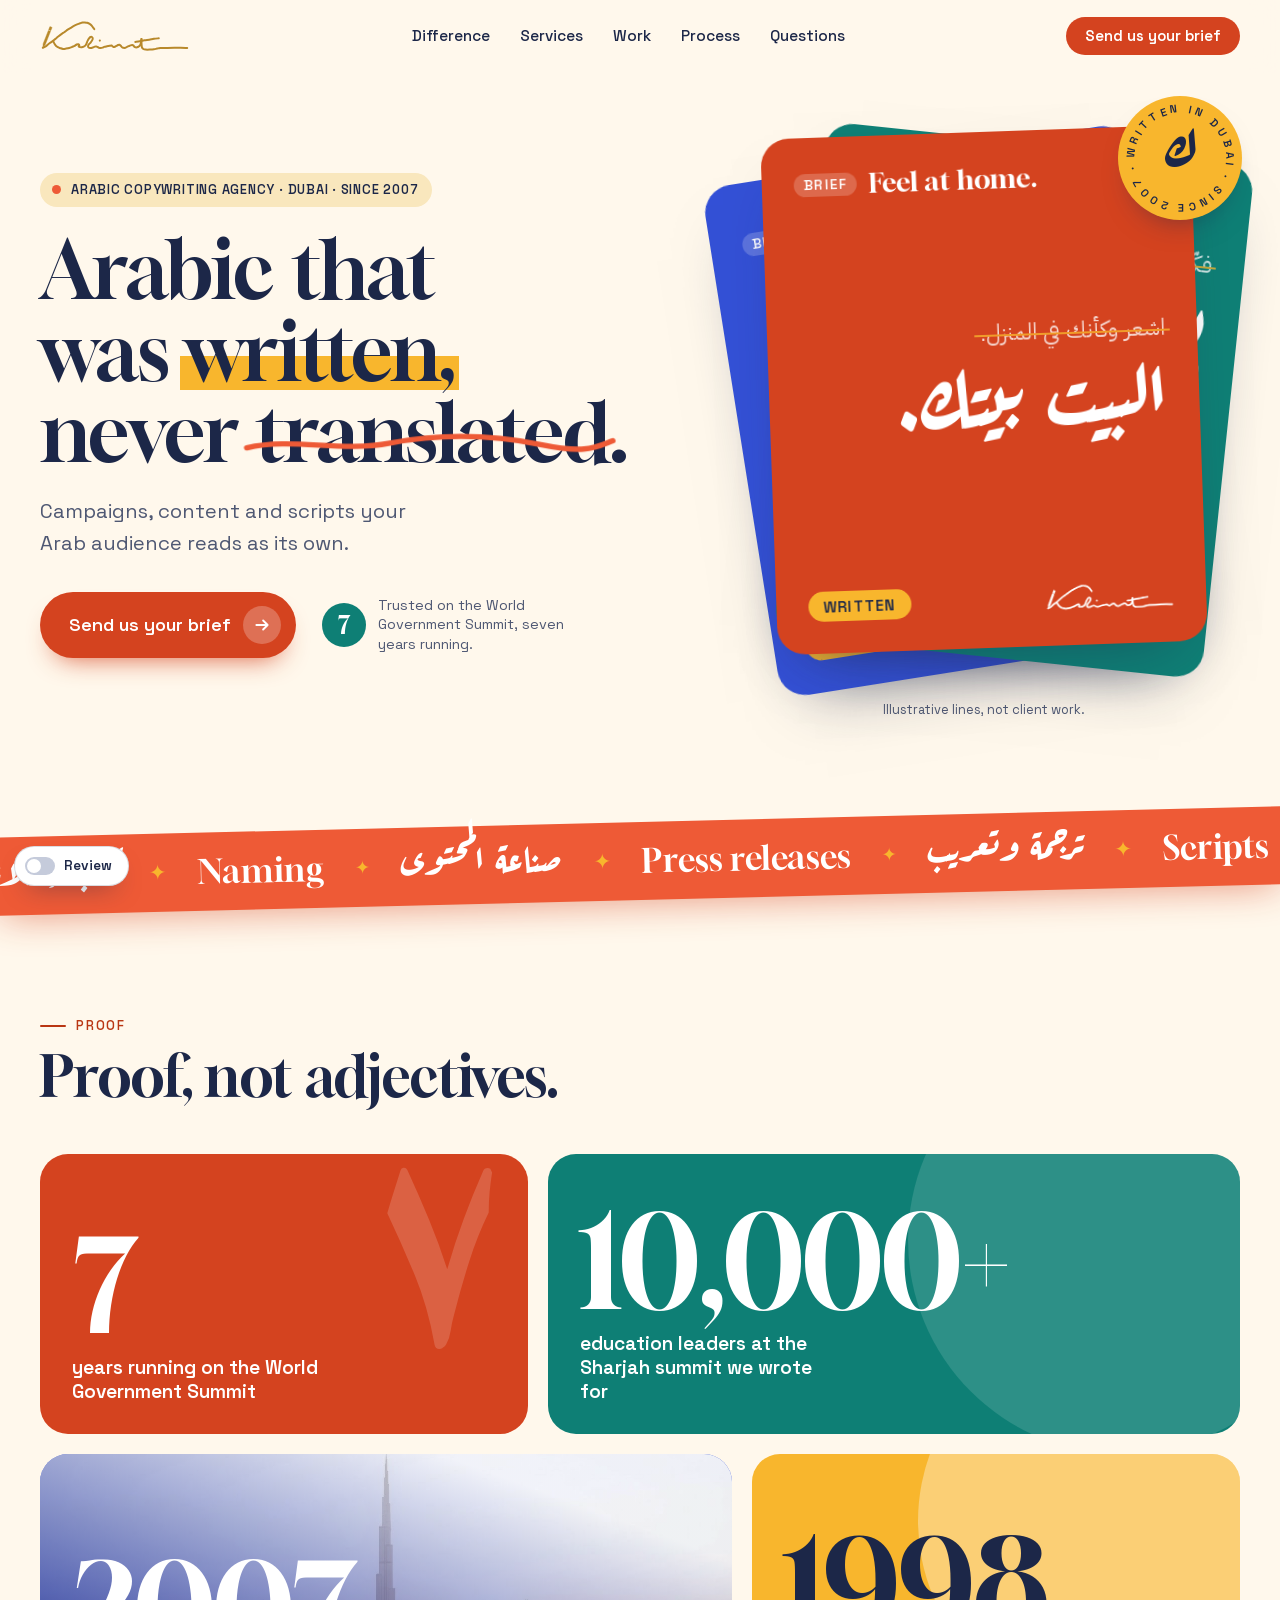
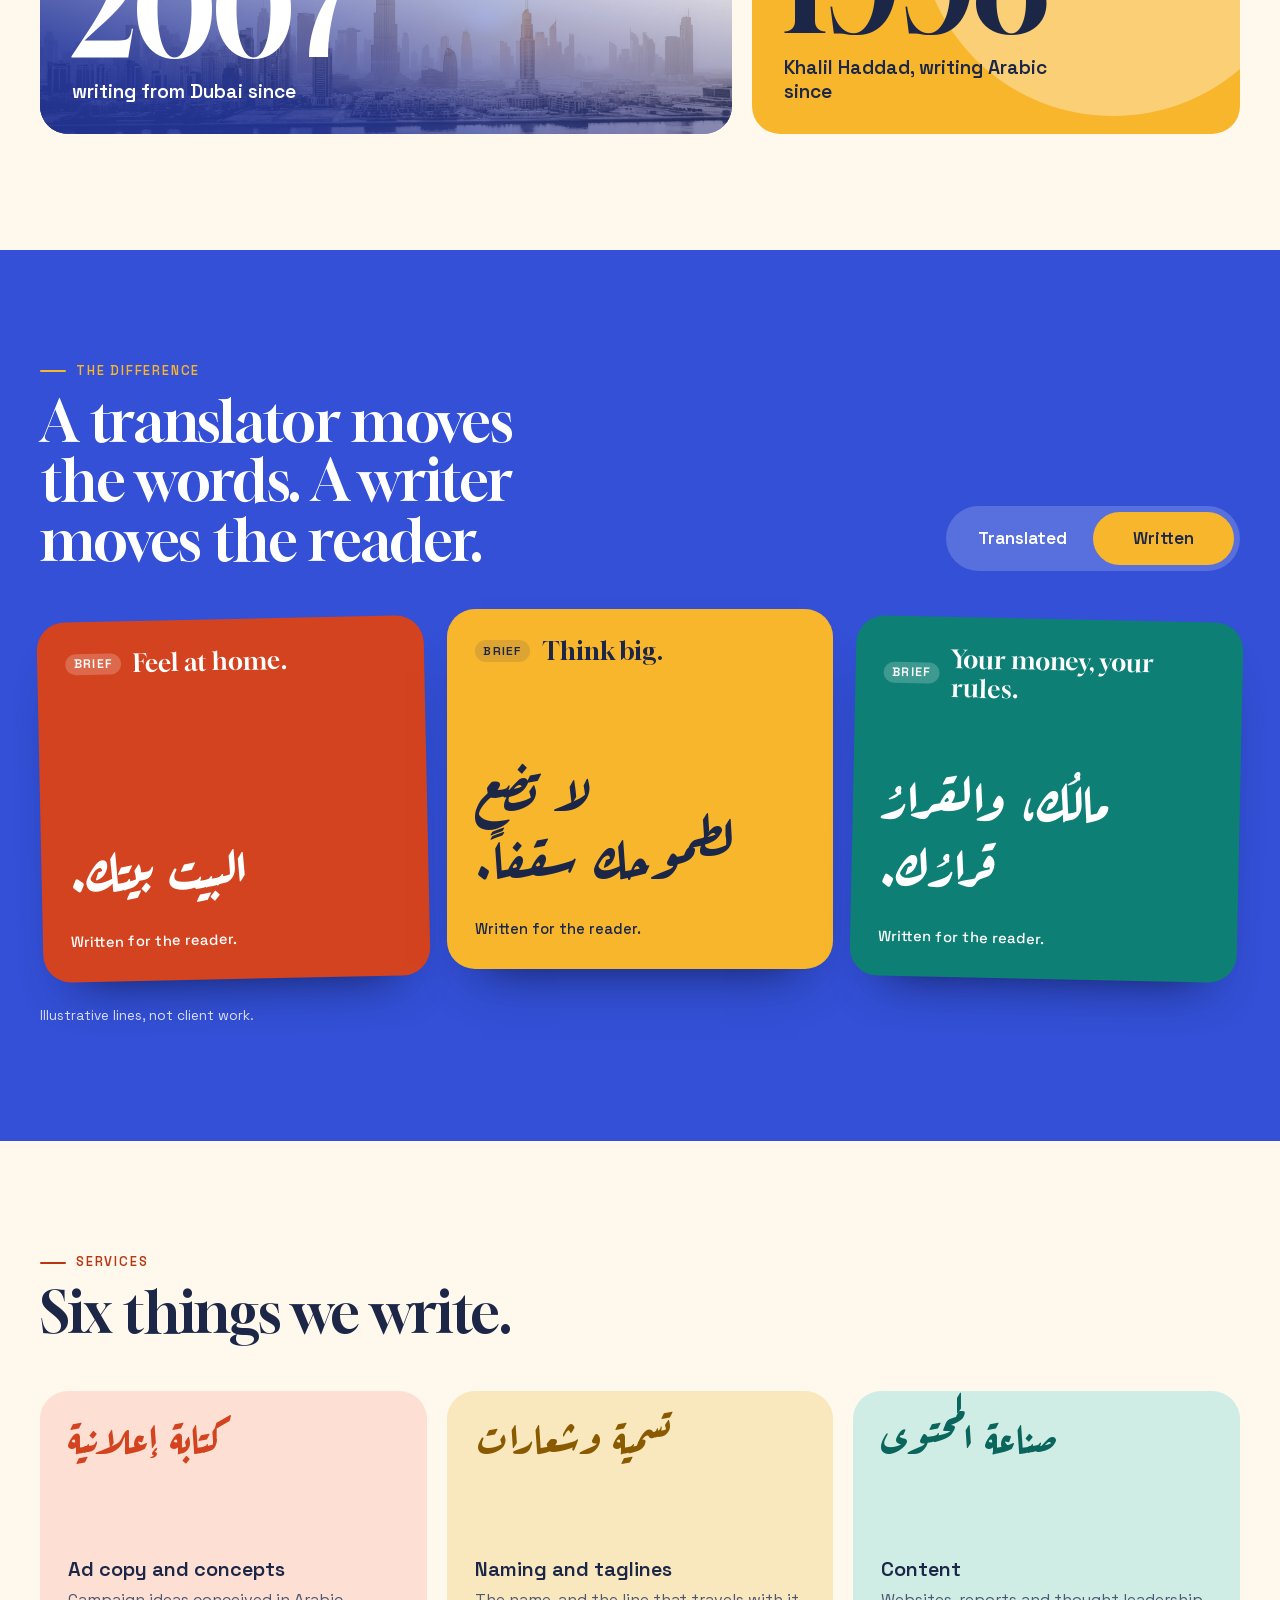
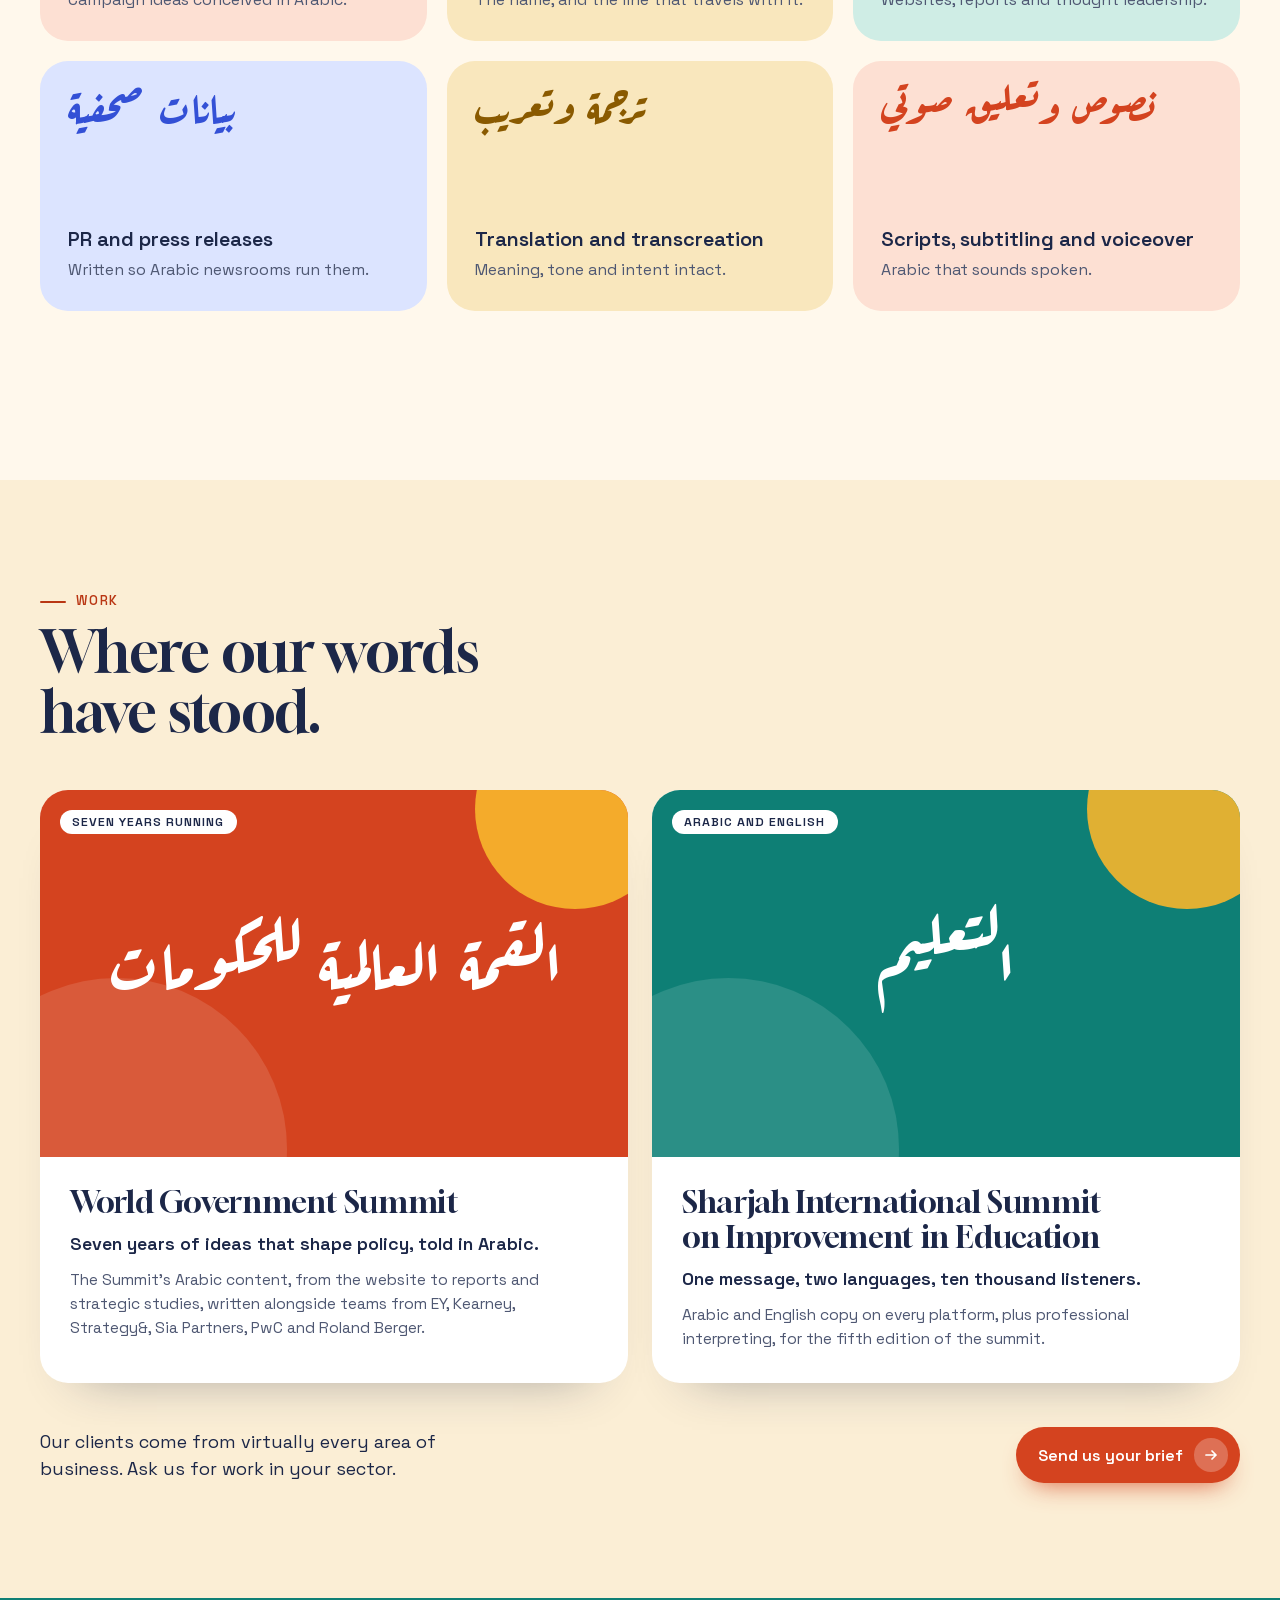
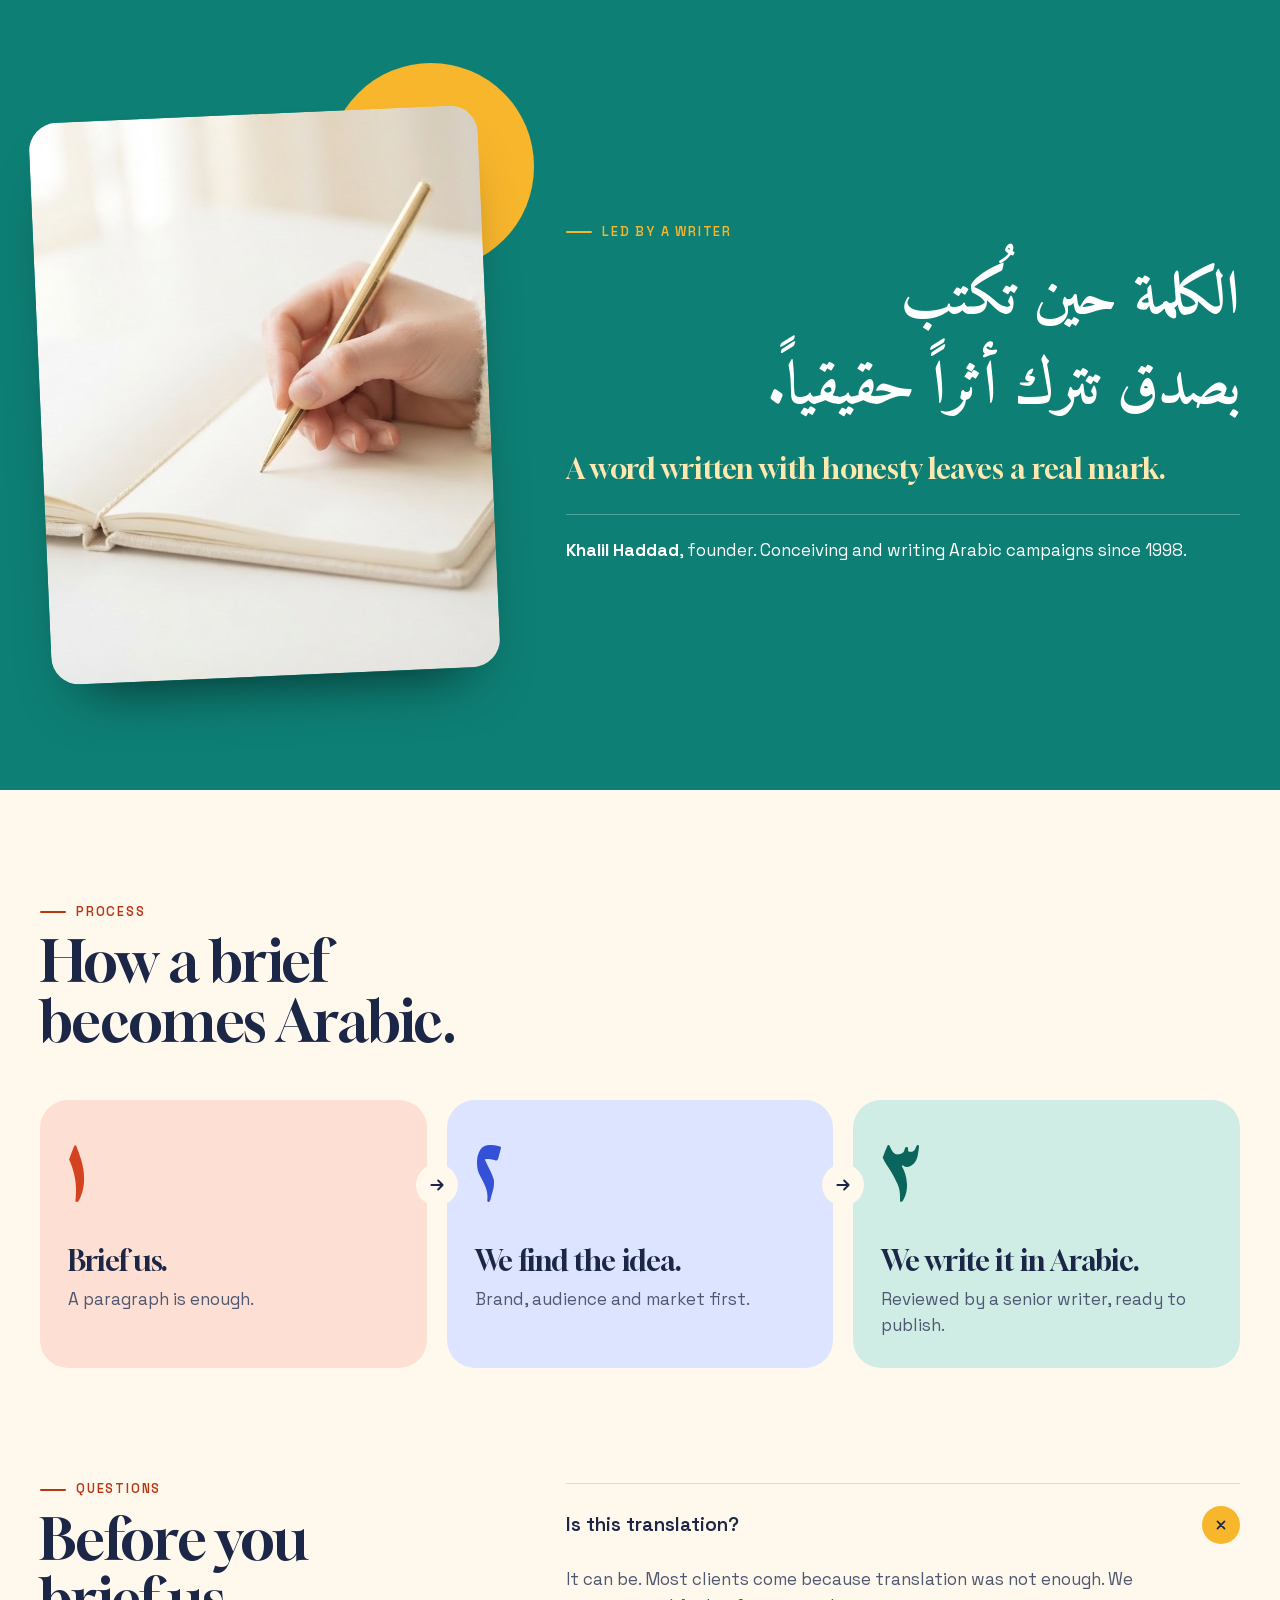
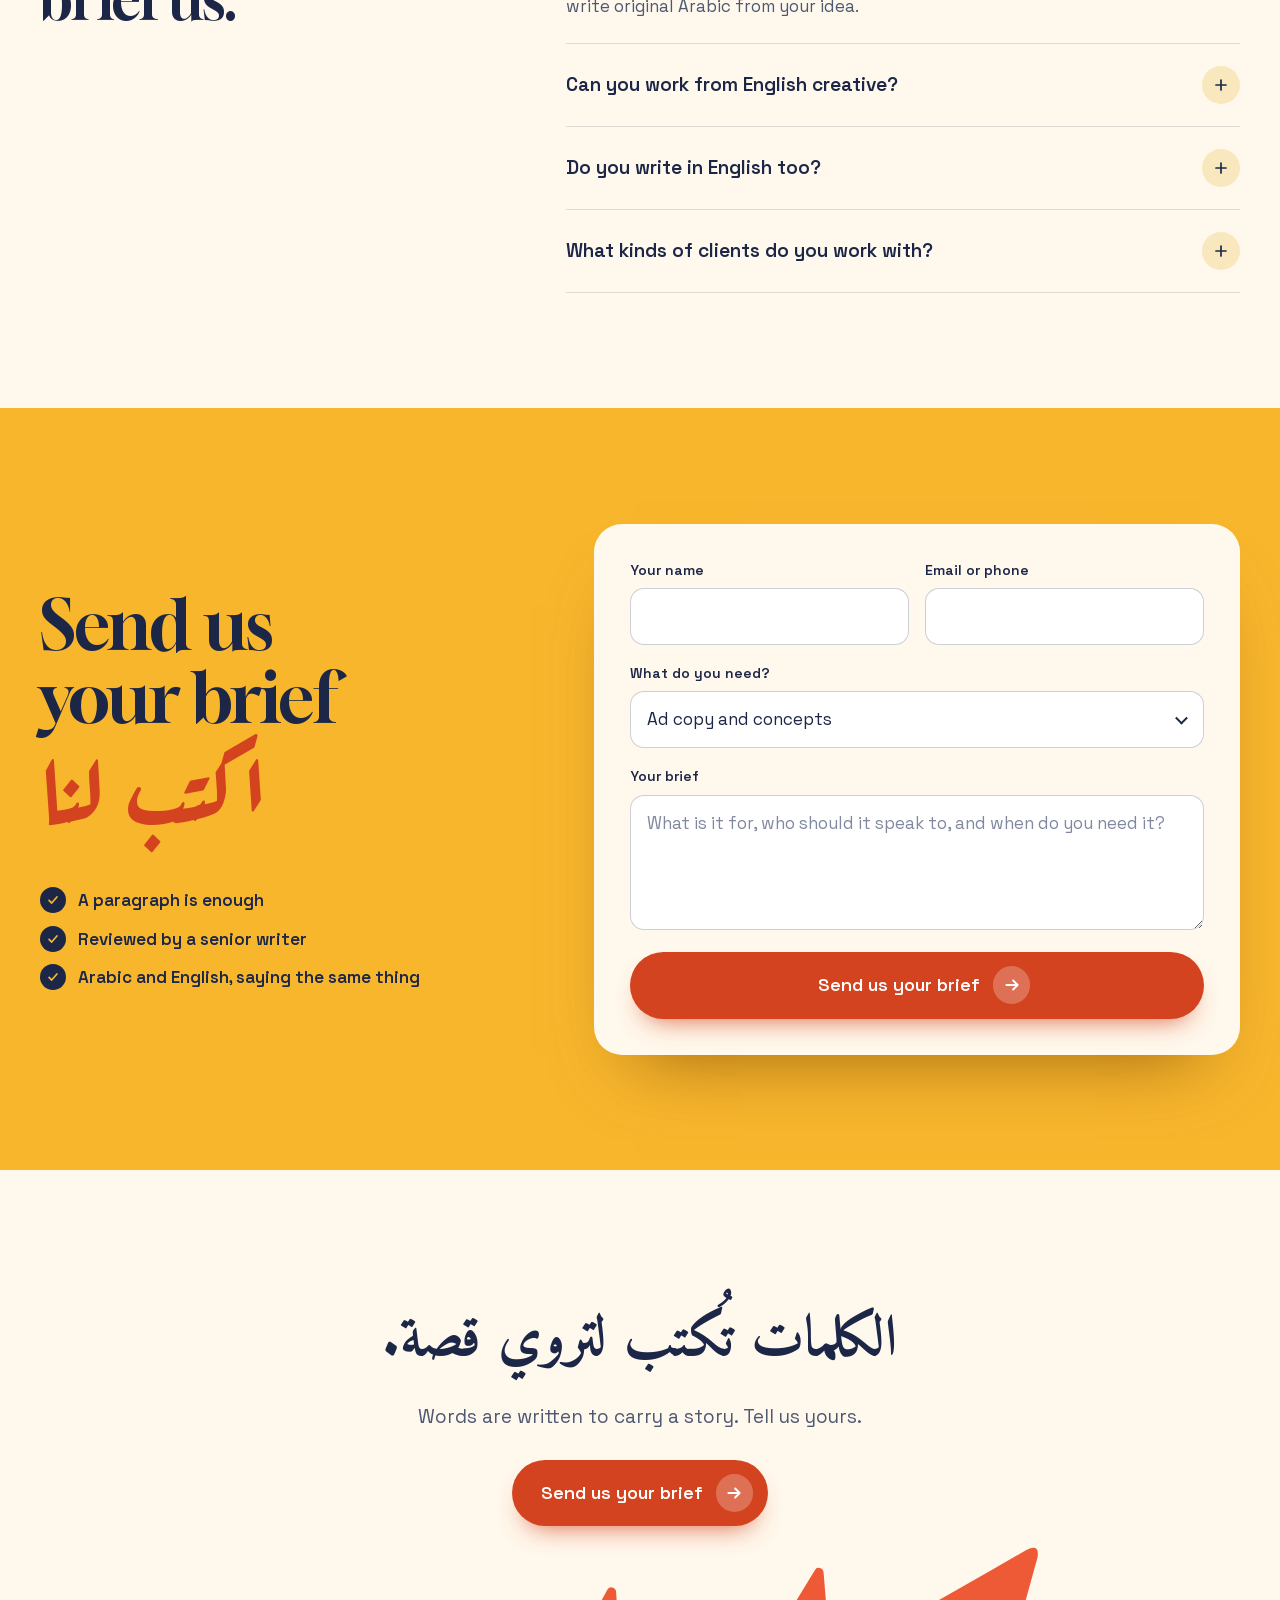
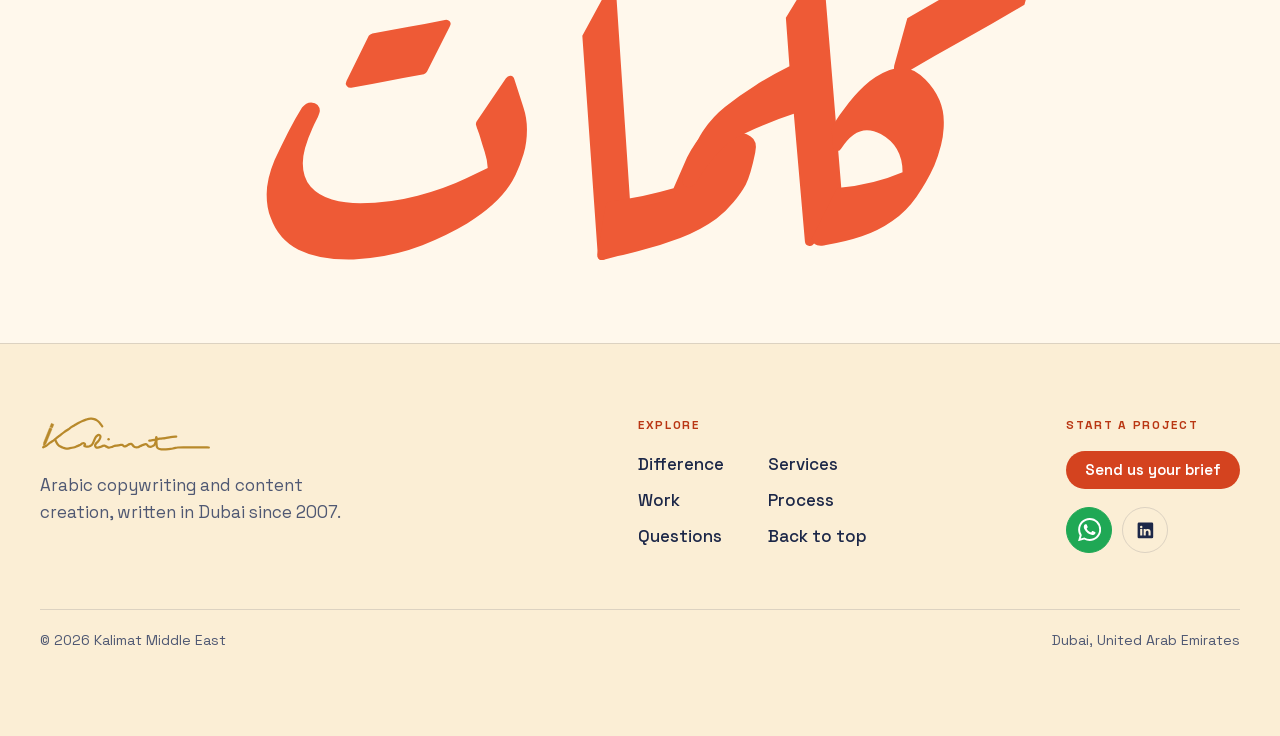
<file: index.html>
<!DOCTYPE html>
<html lang="en" dir="ltr" class="no-js">
<head>
  <meta charset="utf-8">
  <meta name="viewport" content="width=device-width, initial-scale=1">
  <title>Arabic Copywriting Agency in Dubai | Kalimat Middle East</title>
  <meta name="description" content="Kalimat Middle East writes Arabic advertising, content, PR and scripts for brands, agencies and governments. Dubai, since 2007. Send us your brief.">
  <meta name="theme-color" content="#FFF8EC">
  <!-- REMOVE AT LAUNCH: keeps this demo out of Google while the client reviews it -->
  <meta name="robots" content="noindex, nofollow">

  <meta property="og:type" content="website">
  <meta property="og:site_name" content="Kalimat Middle East">
  <meta property="og:title" content="Arabic Copywriting Agency in Dubai | Kalimat Middle East">
  <meta property="og:description" content="Arabic that was written, never translated. Dubai, since 2007. Send us your brief.">
  <!-- CONFIRM BEFORE LAUNCH: add an og:image with an absolute URL once the domain is known -->

  <link rel="icon" href="assets/favicon.svg" type="image/svg+xml">
  <link rel="preload" href="assets/fonts/Gloock-latin-normal-400.woff2" as="font" type="font/woff2" crossorigin>
  <link rel="preload" href="assets/fonts/SpaceGrotesk-latin-normal-400-700.woff2" as="font" type="font/woff2" crossorigin>
  <link rel="preload" href="assets/fonts/ArefRuqaa-arabic-normal-700.woff2" as="font" type="font/woff2" crossorigin>
  <link rel="stylesheet" href="assets/fonts/fonts.css?v=1">
  <link rel="stylesheet" href="css/styles.css?v=6">
  <script>document.documentElement.className = 'js';</script>
</head>
<body id="top">

<svg class="sprite" aria-hidden="true" focusable="false" width="0" height="0">
  <symbol id="i-arrow" viewBox="0 0 16 16"><path d="M3 8h10M9 4l4 4-4 4" fill="none" stroke="currentColor" stroke-width="1.7" stroke-linecap="round" stroke-linejoin="round"/></symbol>
  <symbol id="i-check" viewBox="0 0 16 16"><path d="m3.5 8.5 3 3 6-7" fill="none" stroke="currentColor" stroke-width="1.9" stroke-linecap="round" stroke-linejoin="round"/></symbol>
  <symbol id="i-plus" viewBox="0 0 16 16"><path d="M8 3v10M3 8h10" fill="none" stroke="currentColor" stroke-width="1.7" stroke-linecap="round"/></symbol>
  <symbol id="i-wa" viewBox="0 0 24 24"><path fill="currentColor" d="M17.472 14.382c-.297-.149-1.758-.867-2.03-.967-.273-.099-.471-.148-.67.15-.197.297-.767.966-.94 1.164-.173.199-.347.223-.644.075-.297-.15-1.255-.463-2.39-1.475-.883-.788-1.48-1.761-1.653-2.059-.173-.297-.018-.458.13-.606.134-.133.298-.347.446-.52.149-.174.198-.298.298-.497.099-.198.05-.371-.025-.52-.075-.149-.669-1.612-.916-2.207-.242-.579-.487-.5-.669-.51-.173-.008-.371-.01-.57-.01-.198 0-.52.074-.792.372-.272.297-1.04 1.016-1.04 2.479 0 1.462 1.065 2.875 1.213 3.074.149.198 2.096 3.2 5.077 4.487.709.306 1.262.489 1.694.625.712.227 1.36.195 1.871.118.571-.085 1.758-.719 2.006-1.413.248-.694.248-1.289.173-1.413-.074-.124-.272-.198-.57-.347m-5.421 7.403h-.004a9.87 9.87 0 01-5.031-1.378l-.361-.214-3.741.982.998-3.648-.235-.374a9.86 9.86 0 01-1.51-5.26c.001-5.45 4.436-9.884 9.888-9.884 2.64 0 5.122 1.03 6.988 2.898a9.825 9.825 0 012.893 6.994c-.003 5.45-4.437 9.884-9.885 9.884m8.413-18.297A11.815 11.815 0 0012.05 0C5.495 0 .16 5.335.157 11.892c0 2.096.547 4.142 1.588 5.945L.057 24l6.305-1.654a11.882 11.882 0 005.683 1.448h.005c6.554 0 11.89-5.335 11.893-11.893a11.821 11.821 0 00-3.48-8.413z"/></symbol>
  <symbol id="i-in" viewBox="0 0 24 24"><path fill="currentColor" d="M4.500 3A1.500 1.500 0 0 0 3 4.500v15A1.500 1.500 0 0 0 4.500 21h15a1.500 1.500 0 0 0 1.500-1.500v-15A1.500 1.500 0 0 0 19.500 3h-15Zm2.700 3.600a1.400 1.400 0 1 1 0 2.800 1.400 1.400 0 0 1 0-2.800ZM6 10.500h2.400V18H6v-7.500Zm4 0h2.300v1c.4-.7 1.300-1.200 2.500-1.200 2.200 0 3.200 1.300 3.200 3.600V18h-2.400v-3.700c0-1.100-.4-1.800-1.400-1.800s-1.800.7-1.800 1.900V18H10v-7.500Z"/></symbol>
</svg>

<a class="skip" href="#main">Skip to content</a>

<header class="top">
  <div class="wrap top__bar">
    <a class="top__logo" href="#top" aria-label="Kalimat Middle East, back to top">
      <img src="assets/kalimat-logo-gold.svg" alt="Kalimat Middle East" width="1530" height="320">
    </a>
    <nav class="top__nav" aria-label="Sections">
      <a href="#difference">Difference</a>
      <a href="#services">Services</a>
      <a href="#work">Work</a>
      <a href="#process">Process</a>
      <a href="#faq">Questions</a>
    </nav>
    <a class="btn btn--sm" href="#brief">Send us your brief</a>
  </div>
</header>

<main id="main">

  <!-- 1. HERO: one claim, one button, the craft shown as posters -->
  <section class="hero" id="hero" data-label="Hero">
    <div class="wrap hero__grid">
      <div class="hero__text">
        <p class="eyebrow"><i class="dot" aria-hidden="true"></i>Arabic copywriting agency · Dubai · Since 2007</p>
        <h1>Arabic that was <span class="hl">written,</span> never <span class="strike">translated.<svg viewBox="0 0 300 24" preserveAspectRatio="none" aria-hidden="true"><path d="M3 15C40 6 78 19 118 11s82-7 120 1 44 3 59-3" pathLength="1"/></svg></span></h1>
        <p class="hero__sub">Campaigns, content and scripts your Arab audience reads as its own.</p>
        <div class="hero__cta">
          <a class="btn btn--lg" href="#brief" id="hero-cta">Send us your brief <span class="btn__arrow"><svg class="icon" aria-hidden="true"><use href="#i-arrow"/></svg></span></a>
          <p class="hero__proof"><b aria-hidden="true">7</b><span>Trusted on the World Government Summit, seven years running.</span></p>
        </div>
      </div>

      <div class="hero__visual">
        <div class="stack" id="stack" aria-hidden="true">
          <article class="poster poster--coral" data-pos="0">
            <p class="poster__brief"><span>Brief</span>Feel at home.</p>
            <div class="poster__body">
              <p class="poster__lit" lang="ar" dir="rtl"><span>اشعر وكأنك في المنزل.</span></p>
              <p class="poster__ar" lang="ar" dir="rtl"><span>البيت بيتك.</span></p>
            </div>
            <p class="poster__foot"><span>Written</span><img src="assets/kalimat-logo-white.svg" alt="" width="1530" height="320"></p>
          </article>
          <article class="poster poster--teal" data-pos="1">
            <p class="poster__brief"><span>Brief</span>Think big.</p>
            <div class="poster__body">
              <p class="poster__lit" lang="ar" dir="rtl"><span>فكّر بشكل كبير.</span></p>
              <p class="poster__ar" lang="ar" dir="rtl"><span>لا تضع لطموحك سقفاً.</span></p>
            </div>
            <p class="poster__foot"><span>Written</span><img src="assets/kalimat-logo-white.svg" alt="" width="1530" height="320"></p>
          </article>
          <article class="poster poster--lapis" data-pos="2">
            <p class="poster__brief"><span>Brief</span>Your money, your rules.</p>
            <div class="poster__body">
              <p class="poster__lit" lang="ar" dir="rtl"><span>أموالك، قواعدك.</span></p>
              <p class="poster__ar" lang="ar" dir="rtl"><span>مالُك، والقرارُ قرارُك.</span></p>
            </div>
            <p class="poster__foot"><span>Written</span><img src="assets/kalimat-logo-white.svg" alt="" width="1530" height="320"></p>
          </article>
          <div class="sticker">
            <svg viewBox="0 0 120 120"><defs><path id="ring" d="M60 60m-44 0a44 44 0 1 1 88 0a44 44 0 1 1-88 0"/></defs><text><textPath href="#ring" textLength="270">WRITTEN IN DUBAI · SINCE 2007 · </textPath></text></svg>
            <b lang="ar">ك</b>
          </div>
        </div>
        <p class="hero__note">Illustrative lines, not client work.</p>
      </div>
    </div>

    <div class="ticker" aria-hidden="true">
      <div class="ticker__rail">
        <ul class="ticker__track">
          <li lang="ar">كتابة إعلانية</li><li>Naming</li><li lang="ar">صناعة المحتوى</li><li>Press releases</li><li lang="ar">ترجمة وتعريب</li><li>Scripts</li><li lang="ar">تسمية وشعارات</li><li>Ad copy</li><li lang="ar">بيانات صحفية</li><li>Content</li><li lang="ar">نصوص وتعليق صوتي</li><li>Voiceover</li>
        </ul>
        <ul class="ticker__track">
          <li lang="ar">كتابة إعلانية</li><li>Naming</li><li lang="ar">صناعة المحتوى</li><li>Press releases</li><li lang="ar">ترجمة وتعريب</li><li>Scripts</li><li lang="ar">تسمية وشعارات</li><li>Ad copy</li><li lang="ar">بيانات صحفية</li><li>Content</li><li lang="ar">نصوص وتعليق صوتي</li><li>Voiceover</li>
        </ul>
      </div>
    </div>
  </section>

  <!-- 2. PROOF: only what is true today -->
  <section class="section proof" id="proof" data-label="Proof">
    <div class="wrap">
      <header class="head reveal">
        <p class="kicker">Proof</p>
        <h2>Proof, not adjectives.</h2>
      </header>
      <div class="bento">
        <div class="stat stat--coral reveal">
          <p class="stat__num"><span data-count="7">7</span></p>
          <p class="stat__label">years running on the World Government Summit</p>
          <p class="stat__ar" lang="ar" dir="rtl" aria-hidden="true">٧</p>
        </div>
        <div class="stat stat--teal reveal">
          <p class="stat__num"><span data-count="10000" data-group="true">10,000</span>+</p>
          <p class="stat__label">education leaders at the Sharjah summit we wrote for</p>
        </div>
        <div class="stat stat--photo reveal">
          <img src="assets/img/dubai.jpg" alt="The Dubai skyline in warm morning haze" width="1377" height="768" loading="lazy" decoding="async">
          <p class="stat__num"><span data-count="2007">2007</span></p>
          <p class="stat__label">writing from Dubai since</p>
        </div>
        <div class="stat stat--saffron reveal">
          <p class="stat__num"><span data-count="1998">1998</span></p>
          <p class="stat__label">Khalil Haddad, writing Arabic since</p>
        </div>
      </div>

      <div class="slot" data-slot="logos" data-kind="logos" data-need="N1" data-title="Client logos" data-ask="Add the logo of every client you have permission to show. Fifteen to twenty-five is ideal." hidden></div>
    </div>
  </section>

  <!-- 3. THE DIFFERENCE: the same brief, translated and then written -->
  <section class="section diff" id="difference" data-label="The difference" data-mode="written">
    <div class="wrap">
      <header class="head head--split reveal">
        <div>
          <p class="kicker">The difference</p>
          <h2>A translator moves the words. A writer moves the reader.</h2>
        </div>
        <fieldset class="switch">
          <legend class="sr">Choose which Arabic to show</legend>
          <label><input type="radio" name="arabic" value="literal"><span>Translated</span></label>
          <label><input type="radio" name="arabic" value="written" checked><span>Written</span></label>
          <i class="switch__thumb" aria-hidden="true"></i>
        </fieldset>
      </header>

      <ul class="lines">
        <li class="line line--coral reveal">
          <p class="line__en"><span>Brief</span>Feel at home.</p>
          <div class="line__stage">
            <p class="line__lit" lang="ar" dir="rtl">اشعر وكأنك في المنزل.</p>
            <p class="line__ar" lang="ar" dir="rtl">البيت بيتك.</p>
          </div>
          <p class="line__tag"><span class="t-lit">Word for word. Nobody feels anything.</span><span class="t-wr">Written for the reader.</span></p>
        </li>
        <li class="line line--saffron reveal">
          <p class="line__en"><span>Brief</span>Think big.</p>
          <div class="line__stage">
            <p class="line__lit" lang="ar" dir="rtl">فكّر بشكل كبير.</p>
            <p class="line__ar" lang="ar" dir="rtl">لا تضع لطموحك سقفاً.</p>
          </div>
          <p class="line__tag"><span class="t-lit">Word for word. Nobody feels anything.</span><span class="t-wr">Written for the reader.</span></p>
        </li>
        <li class="line line--teal reveal">
          <p class="line__en"><span>Brief</span>Your money, your rules.</p>
          <div class="line__stage">
            <p class="line__lit" lang="ar" dir="rtl">أموالك، قواعدك.</p>
            <p class="line__ar" lang="ar" dir="rtl">مالُك، والقرارُ قرارُك.</p>
          </div>
          <p class="line__tag"><span class="t-lit">Word for word. Nobody feels anything.</span><span class="t-wr">Written for the reader.</span></p>
        </li>
      </ul>
      <p class="note">Illustrative lines, not client work.</p>

      <div class="slot" data-slot="real-lines" data-kind="note" data-need="N4" data-title="Real campaign lines" data-ask="Send three real lines you wrote, each with the English brief it answered. They replace the examples above." data-field="Paste the lines here, English and Arabic" hidden></div>
    </div>
  </section>

  <!-- 4. SERVICES -->
  <section class="section" id="services" data-label="Services">
    <div class="wrap">
      <header class="head reveal">
        <p class="kicker">Services</p>
        <h2>Six things we write.</h2>
      </header>
      <ul class="tiles">
        <li class="tile tile--blush reveal"><p class="tile__ar" lang="ar" dir="rtl">كتابة إعلانية</p><h3>Ad copy and concepts</h3><p>Campaign ideas conceived in Arabic.</p></li>
        <li class="tile tile--sand reveal"><p class="tile__ar" lang="ar" dir="rtl">تسمية وشعارات</p><h3>Naming and taglines</h3><p>The name, and the line that travels with it.</p></li>
        <li class="tile tile--mint reveal"><p class="tile__ar" lang="ar" dir="rtl">صناعة المحتوى</p><h3>Content</h3><p>Websites, reports and thought leadership.</p></li>
        <li class="tile tile--sky reveal"><p class="tile__ar" lang="ar" dir="rtl">بيانات صحفية</p><h3>PR and press releases</h3><p>Written so Arabic newsrooms run them.</p></li>
        <li class="tile tile--sand reveal"><p class="tile__ar" lang="ar" dir="rtl">ترجمة وتعريب</p><h3>Translation and transcreation</h3><p>Meaning, tone and intent intact.</p></li>
        <li class="tile tile--blush reveal"><p class="tile__ar" lang="ar" dir="rtl">نصوص وتعليق صوتي</p><h3>Scripts, subtitling and voiceover</h3><p>Arabic that sounds spoken.</p></li>
      </ul>
      <p class="aside reveal">Also on request: simultaneous interpreting for events, and Arabic design and layout.</p>
    </div>
  </section>

  <!-- 5. WORK -->
  <section class="section work" id="work" data-label="Work">
    <div class="wrap">
      <header class="head reveal">
        <p class="kicker">Work</p>
        <h2>Where our words have stood.</h2>
      </header>
      <div class="cases">
        <article class="case case--coral reveal">
          <div class="case__art">
            <div class="slot slot--cover" data-slot="image-wgs" data-kind="image" data-need="N3" data-title="A picture from this project" data-ask="A photo or a published page from your World Government Summit work. It replaces the coloured panel." hidden></div>
            <p class="case__word" lang="ar" dir="rtl" aria-hidden="true">القمة العالمية للحكومات</p>
            <p class="case__badge">Seven years running</p>
          </div>
          <div class="case__body">
            <h3>World Government Summit</h3>
            <p class="case__line">Seven years of ideas that shape policy, told in Arabic.</p>
            <p class="case__detail">The Summit's Arabic content, from the website to reports and strategic studies, written alongside teams from EY, Kearney, Strategy&amp;, Sia Partners, PwC and Roland Berger.</p>
            <div class="slot" data-slot="result-wgs" data-kind="result" data-need="N3" data-title="One result number" data-ask="One number that shows what this work achieved, and what it counts. For example pages written, reports delivered or languages covered." hidden></div>
          </div>
        </article>

        <article class="case case--teal reveal">
          <div class="case__art">
            <div class="slot slot--cover" data-slot="image-sharjah" data-kind="image" data-need="N3" data-title="A picture from this project" data-ask="A photo or a published page from your Sharjah summit work. It replaces the coloured panel." hidden></div>
            <p class="case__word" lang="ar" dir="rtl" aria-hidden="true">التعليم</p>
            <p class="case__badge">Arabic and English</p>
          </div>
          <div class="case__body">
            <h3>Sharjah International Summit on Improvement in Education</h3>
            <p class="case__line">One message, two languages, ten thousand listeners.</p>
            <p class="case__detail">Arabic and English copy on every platform, plus professional interpreting, for the fifth edition of the summit.</p>
            <div class="slot" data-slot="result-sharjah" data-kind="result" data-need="N3" data-title="One result number" data-ask="One number that shows what this work achieved, and what it counts. For example sessions interpreted or pieces written." hidden></div>
          </div>
        </article>
      </div>

      <div class="quotes">
        <div class="slot" data-slot="quote-1" data-kind="quote" data-need="N2" data-title="Client testimonial" data-ask="Two lines from a client about working with you, with their name, title and company. A photo helps." hidden></div>
        <div class="slot" data-slot="quote-2" data-kind="quote" data-need="N2" data-title="Client testimonial" data-ask="A second client, ideally from a different sector." hidden></div>
        <div class="slot" data-slot="quote-3" data-kind="quote" data-need="N2" data-title="Client testimonial" data-ask="A third client. An agency partner works well here." hidden></div>
      </div>

      <div class="work__end reveal">
        <p>Our clients come from virtually every area of business. Ask us for work in your sector.</p>
        <a class="btn" href="#brief">Send us your brief <span class="btn__arrow"><svg class="icon" aria-hidden="true"><use href="#i-arrow"/></svg></span></a>
      </div>
    </div>
  </section>

  <!-- 6. FOUNDER -->
  <section class="section founder" id="founder" data-label="Founder">
    <div class="wrap founder__grid">
      <figure class="founder__photo reveal">
        <img src="assets/img/writing.jpg" alt="A hand writing in a notebook with a gold pen" width="1200" height="896" loading="lazy" decoding="async" data-title="Founder portrait" data-ask="A portrait of Khalil Haddad belongs here. Tap to replace this photo." data-need="N5">
      </figure>
      <blockquote class="founder__quote reveal">
        <p class="kicker">Led by a writer</p>
        <p class="founder__ar" lang="ar" dir="rtl">الكلمة حين تُكتب بصدق تترك أثراً حقيقياً.</p>
        <p class="founder__en">A word written with honesty leaves a real mark.</p>
        <footer><b>Khalil Haddad</b>, founder. Conceiving and writing Arabic campaigns since 1998.</footer>
      </blockquote>
      <div class="slot" data-slot="video" data-kind="note" data-need="N12" data-title="A short video (optional)" data-ask="If you have a short film of Khalil or the team at work, paste a link to it." data-field="Link to the video" hidden></div>
    </div>
  </section>

  <!-- 7. PROCESS -->
  <section class="section" id="process" data-label="Process">
    <div class="wrap">
      <header class="head reveal">
        <p class="kicker">Process</p>
        <h2>How a brief becomes Arabic.</h2>
      </header>
      <ol class="steps">
        <li class="step step--coral reveal"><span class="step__n" lang="ar" aria-hidden="true">١</span><h3>Brief us.</h3><p>A paragraph is enough.</p></li>
        <li class="step step--lapis reveal"><span class="step__n" lang="ar" aria-hidden="true">٢</span><h3>We find the idea.</h3><p>Brand, audience and market first.</p></li>
        <li class="step step--teal reveal"><span class="step__n" lang="ar" aria-hidden="true">٣</span><h3>We write it in Arabic.</h3><p>Reviewed by a senior writer, ready to publish.</p></li>
      </ol>
    </div>
  </section>

  <!-- 8. QUESTIONS -->
  <section class="section faq" id="faq" data-label="Questions">
    <div class="wrap faq__grid">
      <header class="head reveal">
        <p class="kicker">Questions</p>
        <h2>Before you brief us.</h2>
      </header>
      <div class="faq__list">
        <details class="reveal" open><summary>Is this translation?<svg class="icon" aria-hidden="true"><use href="#i-plus"/></svg></summary><p>It can be. Most clients come because translation was not enough. We write original Arabic from your idea.</p></details>
        <details class="reveal"><summary>Can you work from English creative?<svg class="icon" aria-hidden="true"><use href="#i-plus"/></svg></summary><p>Yes. Send the campaign, deck or script. We return Arabic that carries the same idea with the same force.</p></details>
        <details class="reveal"><summary>Do you write in English too?<svg class="icon" aria-hidden="true"><use href="#i-plus"/></svg></summary><p>Yes. We deliver in Arabic and English, and keep both saying the same thing.</p></details>
        <details class="reveal"><summary>What kinds of clients do you work with?<svg class="icon" aria-hidden="true"><use href="#i-plus"/></svg></summary><p>Brands, agencies and government bodies, across virtually every area of business.</p></details>
        <div class="slot" data-slot="faq-arabic" data-kind="faq" data-need="N7" data-title="Which Arabic do you write in?" data-ask="Visitors ask this. Say which kinds of Arabic you write: Modern Standard, Gulf, Levantine, Egyptian or others." data-field="Your answer" hidden></div>
        <div class="slot" data-slot="faq-price" data-kind="faq" data-need="N8" data-title="What does it cost?" data-ask="A pricing signal lowers the fear of asking. For example a fixed quote before work starts, or a starting price." data-field="Your answer" hidden></div>
      </div>
    </div>
  </section>

  <!-- 9. THE BRIEF FORM: the only action on the page -->
  <section class="brief" id="brief" data-label="Brief form">
    <div class="wrap brief__grid">
      <div class="brief__intro">
        <h2>Send us your brief</h2>
        <p class="brief__ar" lang="ar" dir="rtl" aria-hidden="true">اكتب لنا</p>
        <ul class="ticks">
          <li><svg class="icon" aria-hidden="true"><use href="#i-check"/></svg>A paragraph is enough</li>
          <li><svg class="icon" aria-hidden="true"><use href="#i-check"/></svg>Reviewed by a senior writer</li>
          <li><svg class="icon" aria-hidden="true"><use href="#i-check"/></svg>Arabic and English, saying the same thing</li>
        </ul>
        <div class="slot" data-slot="promise-reply" data-kind="tick" data-need="N6" data-title="Reply time" data-ask="How fast do you answer a new brief? For example: A reply within one working day." data-field="Your promise, in a few words" hidden></div>
        <div class="slot" data-slot="promise-terms" data-kind="tick" data-need="N7" data-title="Turnaround, revisions, NDA" data-ask="What can a new client count on? For example: Two revision rounds included. NDA on request." data-field="Your promise, in a few words" hidden></div>
      </div>

      <div class="brief__card">
        <form class="form" id="brief-form" action="https://wa.me/971556502009" method="get" target="_blank" novalidate>
          <div class="field">
            <label for="f-name">Your name</label>
            <input id="f-name" name="name" type="text" autocomplete="name" required aria-describedby="e-name" dir="auto">
            <p class="field__error" id="e-name" hidden>Please add your name.</p>
          </div>
          <div class="field">
            <label for="f-contact">Email or phone</label>
            <input id="f-contact" name="contact" type="text" autocomplete="email" inputmode="email" required aria-describedby="e-contact">
            <p class="field__error" id="e-contact" hidden>Please add an email address or phone number.</p>
          </div>
          <div class="field field--full">
            <label for="f-service">What do you need?</label>
            <div class="select">
              <select id="f-service" name="service">
                <option>Ad copy and concepts</option>
                <option>Naming and taglines</option>
                <option>Content</option>
                <option>PR and press releases</option>
                <option>Translation and transcreation</option>
                <option>Scripts, subtitling and voiceover</option>
                <option>Something else</option>
              </select>
            </div>
          </div>
          <div class="field field--full">
            <label for="f-brief">Your brief</label>
            <textarea id="f-brief" name="text" rows="4" dir="auto" placeholder="What is it for, who should it speak to, and when do you need it?"></textarea>
          </div>
          <div class="hp" aria-hidden="true">
            <label for="f-website">Website</label>
            <input id="f-website" name="website" type="text" tabindex="-1" autocomplete="off">
          </div>
          <button class="btn btn--lg field--full" type="submit">Send us your brief <span class="btn__arrow"><svg class="icon" aria-hidden="true"><use href="#i-arrow"/></svg></span></button>
        </form>

        <div class="success" id="brief-success" role="status" tabindex="-1" hidden>
          <p class="success__title">Thank you.</p>
          <p>Your brief is opening in WhatsApp. If it did not open, <a id="brief-fallback" href="https://wa.me/971556502009" target="_blank" rel="noopener">tap here</a>.</p>
        </div>

        <div class="slot" data-slot="brief-inbox" data-kind="note" data-need="N9" data-title="Where should briefs arrive?" data-ask="Today this form only opens a WhatsApp message. Give an email address or a CRM so every brief is also saved." data-field="Email address or system name" hidden></div>
      </div>
    </div>
  </section>

  <!-- 10. CLOSING: the same action, once more -->
  <section class="closing" id="closing" data-label="Closing">
    <div class="wrap closing__inner">
      <p class="closing__ar reveal" lang="ar" dir="rtl">الكلمات تُكتب لتروي قصة.</p>
      <p class="closing__en reveal">Words are written to carry a story. Tell us yours.</p>
      <p class="reveal"><a class="btn btn--lg" href="#brief">Send us your brief <span class="btn__arrow"><svg class="icon" aria-hidden="true"><use href="#i-arrow"/></svg></span></a></p>
      <div class="slot" data-slot="arabic-read" data-kind="note" data-need="N11" data-title="Has Khalil read the Arabic?" data-ask="Every Arabic line on this page needs a read by Khalil Haddad before launch. Note any line to correct." data-field="Corrections, or write: all read and approved" hidden></div>
    </div>
    <p class="closing__word" lang="ar" aria-hidden="true">كلمات</p>
  </section>

</main>

<footer class="footer" data-label="Footer">
  <div class="wrap footer__grid">
    <div class="footer__brand">
      <img class="footer__logo" src="assets/kalimat-logo-gold.svg" alt="Kalimat" width="1530" height="320" loading="lazy">
      <p>Arabic copywriting and content creation, written in Dubai since 2007.</p>
    </div>
    <nav class="footer__nav" aria-label="Footer">
      <p class="footer__h">Explore</p>
      <ul>
        <li><a href="#difference">Difference</a></li>
        <li><a href="#services">Services</a></li>
        <li><a href="#work">Work</a></li>
        <li><a href="#process">Process</a></li>
        <li><a href="#faq">Questions</a></li>
        <li><a href="#top">Back to top</a></li>
      </ul>
    </nav>
    <div class="footer__start">
      <p class="footer__h">Start a project</p>
      <a class="btn btn--sm" href="#brief">Send us your brief</a>
      <div class="footer__links">
        <!-- CONFIRM BEFORE LAUNCH: public WhatsApp number -->
        <a class="footer__wa" href="https://wa.me/971556502009" target="_blank" rel="noopener" aria-label="Message Kalimat on WhatsApp"><svg class="icon" aria-hidden="true"><use href="#i-wa"/></svg></a>
        <a href="https://www.linkedin.com/company/kalimatme/" target="_blank" rel="noopener" aria-label="Kalimat Middle East on LinkedIn"><svg class="icon" aria-hidden="true"><use href="#i-in"/></svg></a>
      </div>
    </div>
  </div>
  <div class="wrap footer__base">
    <p>&copy; 2026 Kalimat Middle East</p>
    <p>Dubai, United Arab Emirates</p>
  </div>
  <div class="wrap">
    <div class="slot" data-slot="public-number" data-kind="note" data-need="N10" data-title="Is this the public number?" data-ask="The WhatsApp icon and the brief form use +971 55 650 2009. Confirm it, or give the number you want the public to use." data-field="Confirm, or type the right number" hidden></div>
  </div>
</footer>

<!-- Phones only: the same single action, kept in reach while scrolling -->
<div class="dock" id="dock" hidden>
  <a class="btn" href="#brief">Send us your brief <span class="btn__arrow"><svg class="icon" aria-hidden="true"><use href="#i-arrow"/></svg></span></a>
</div>

<script src="js/site.js?v=6" defer></script>
</body>
</html>
</file>
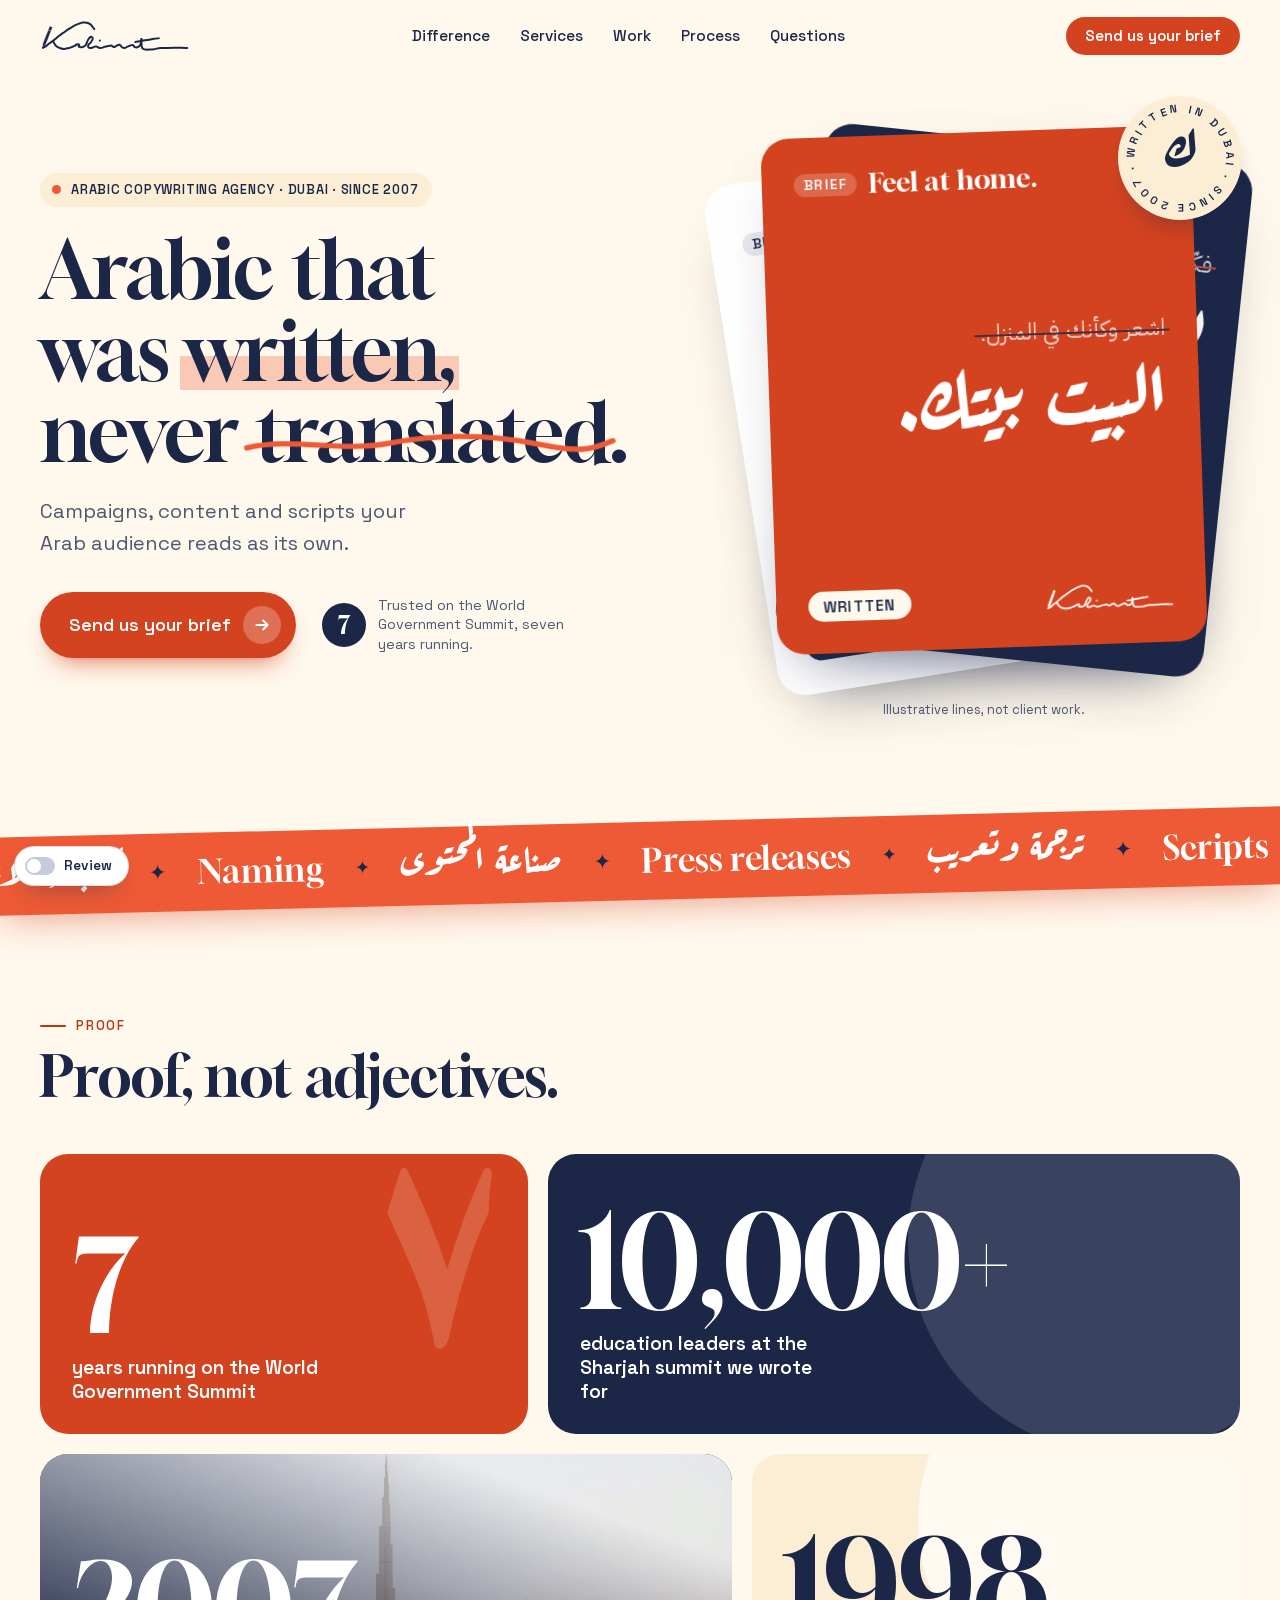
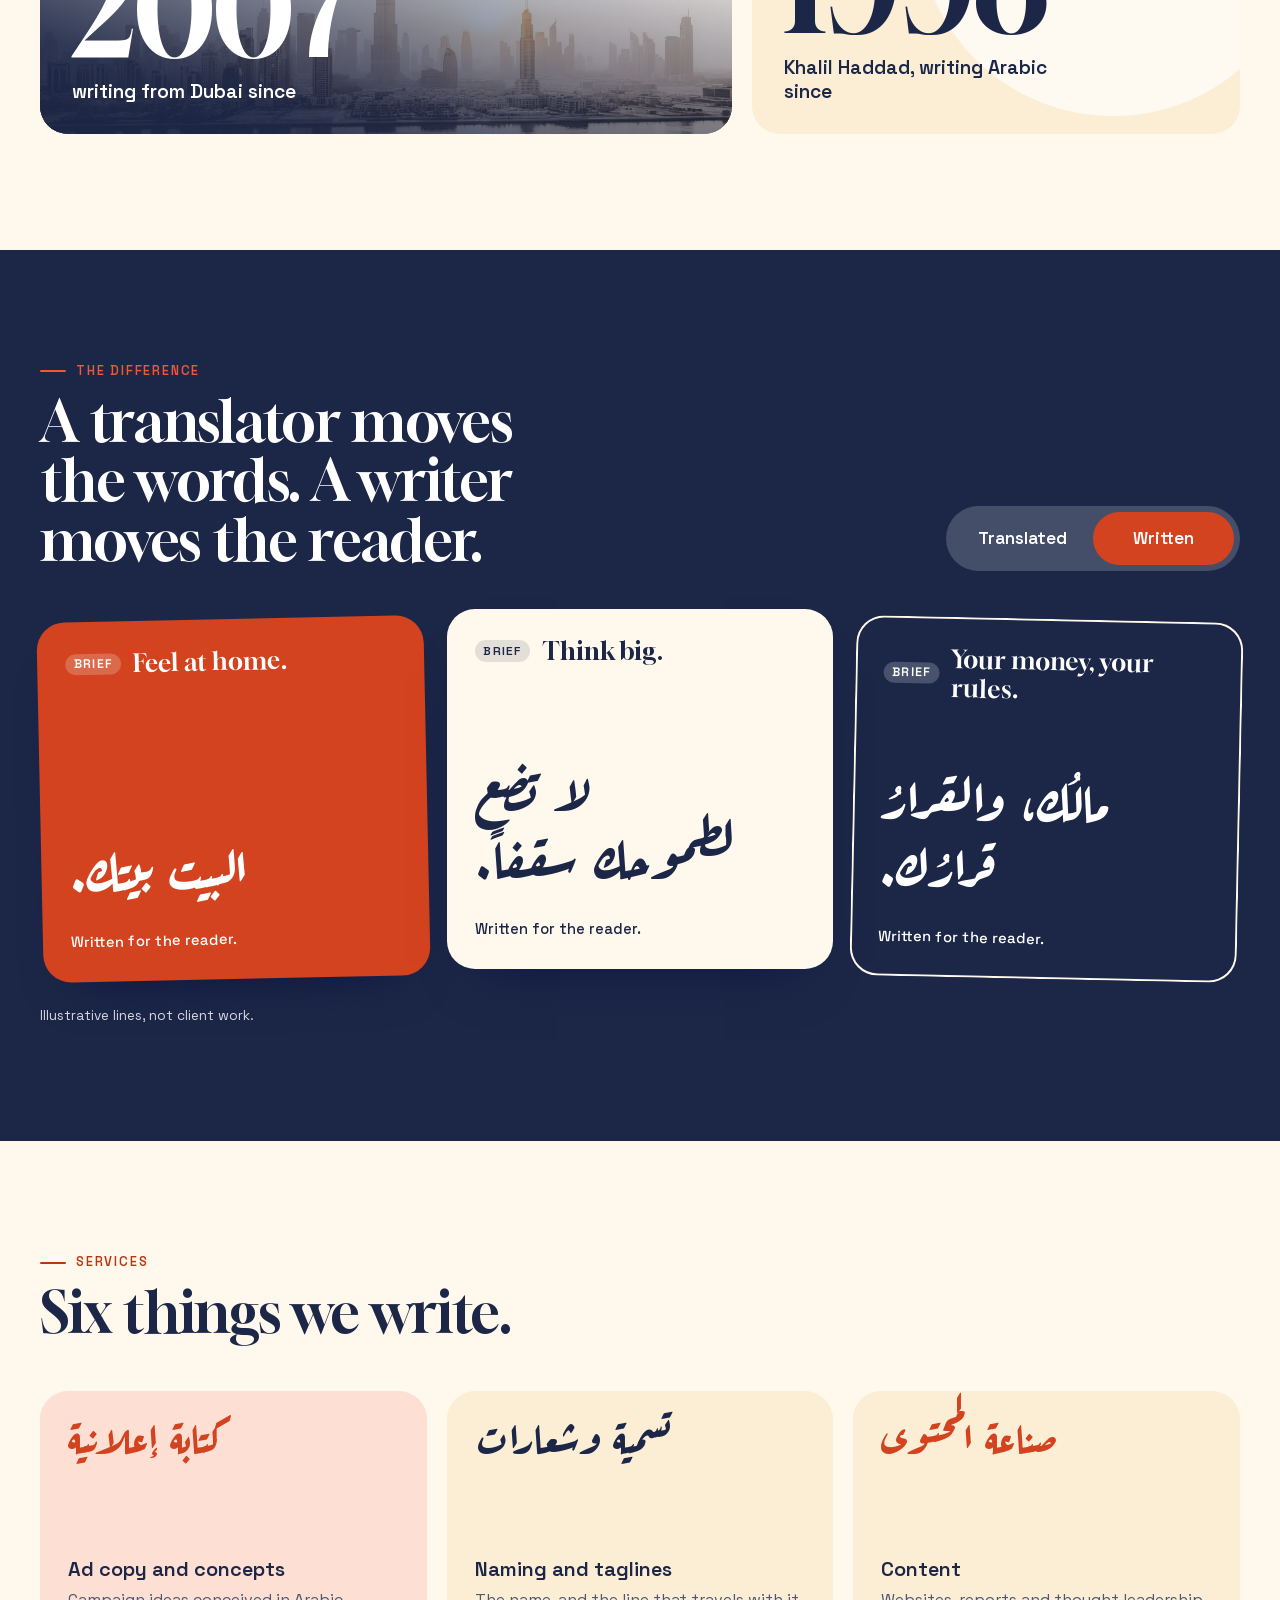
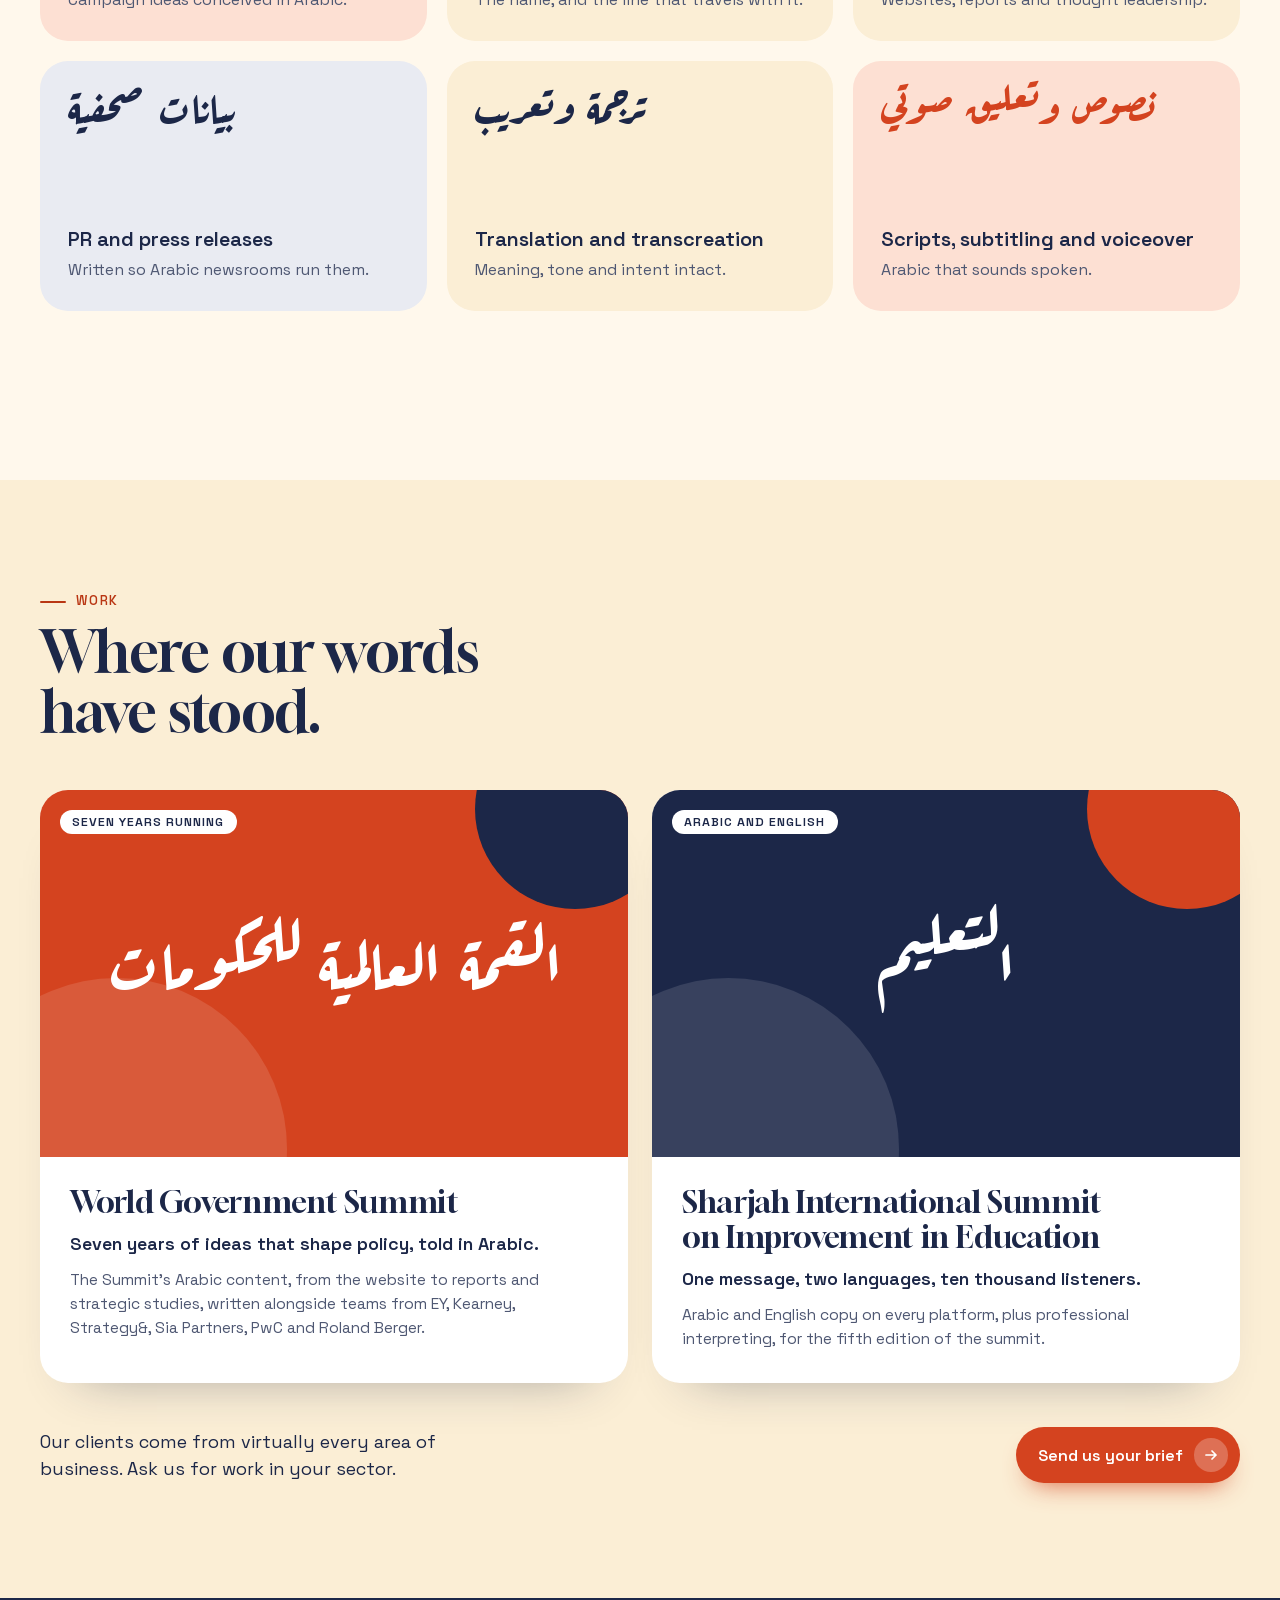
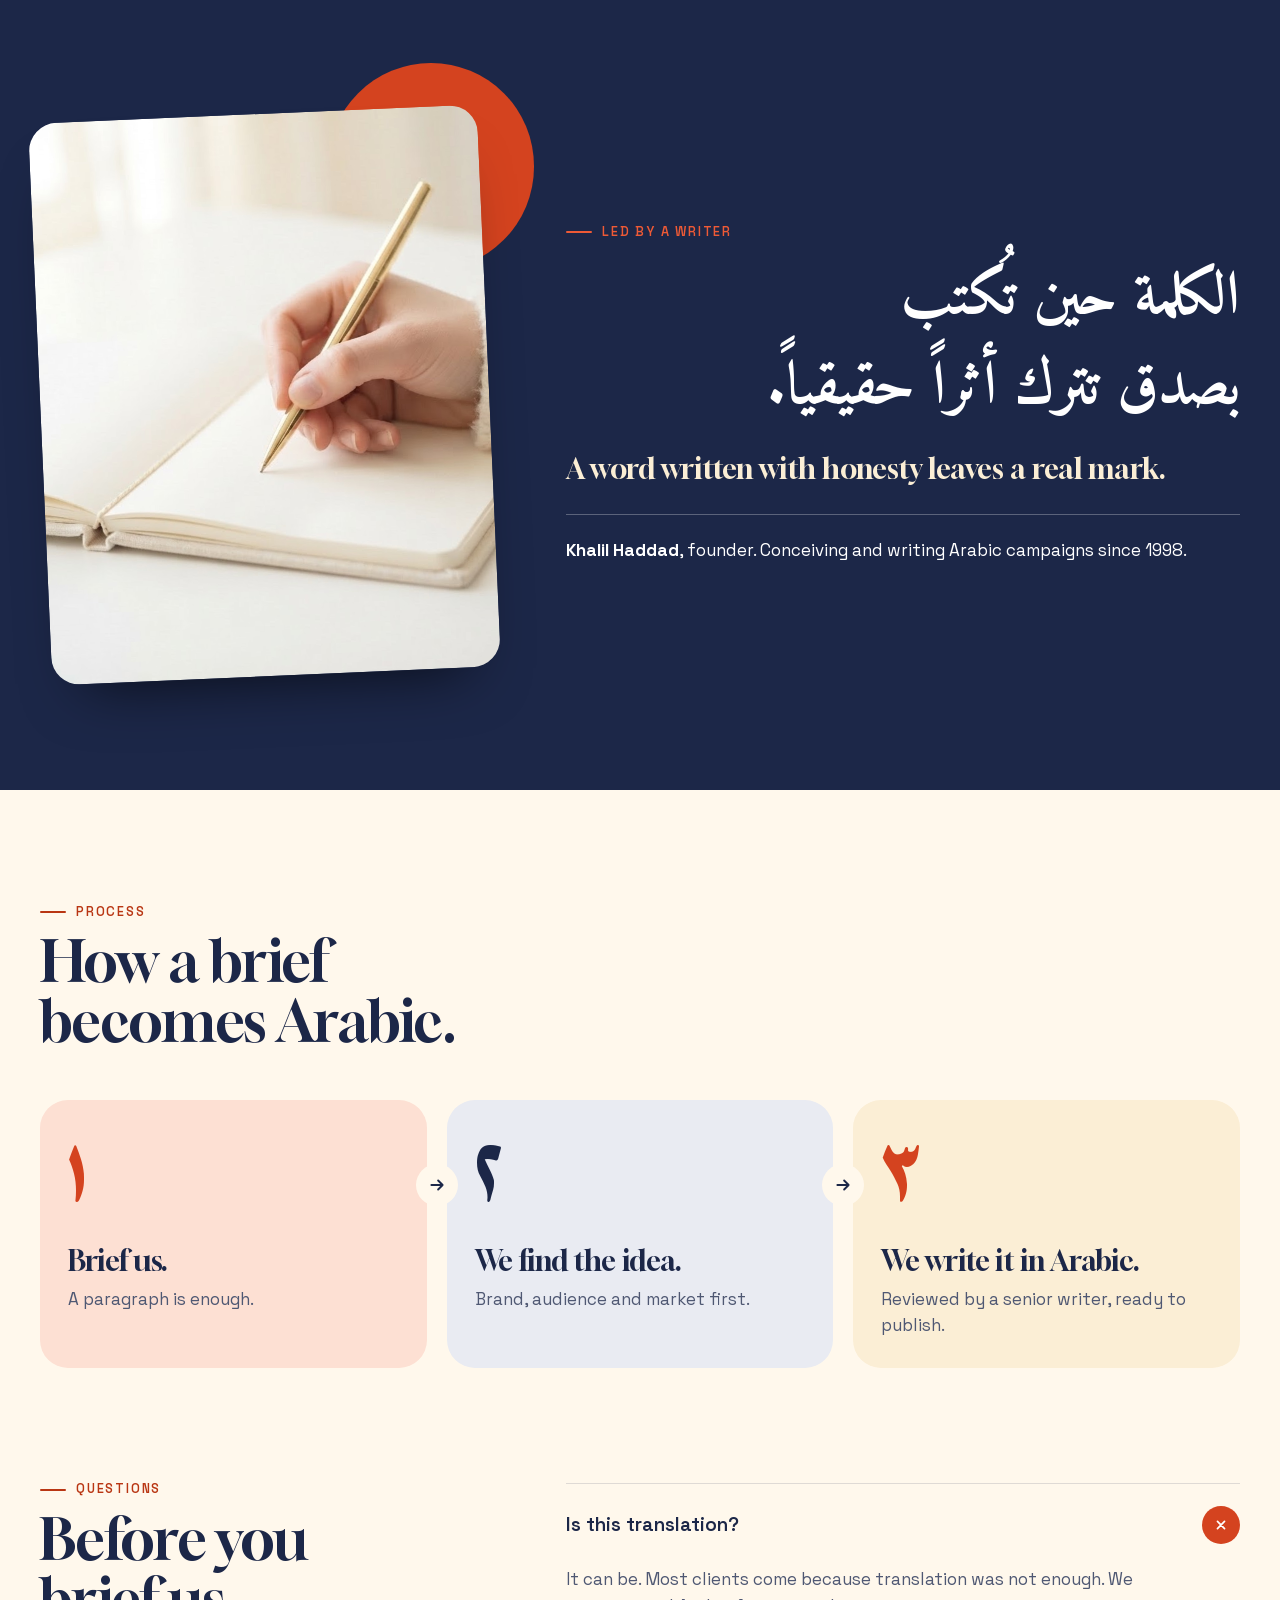
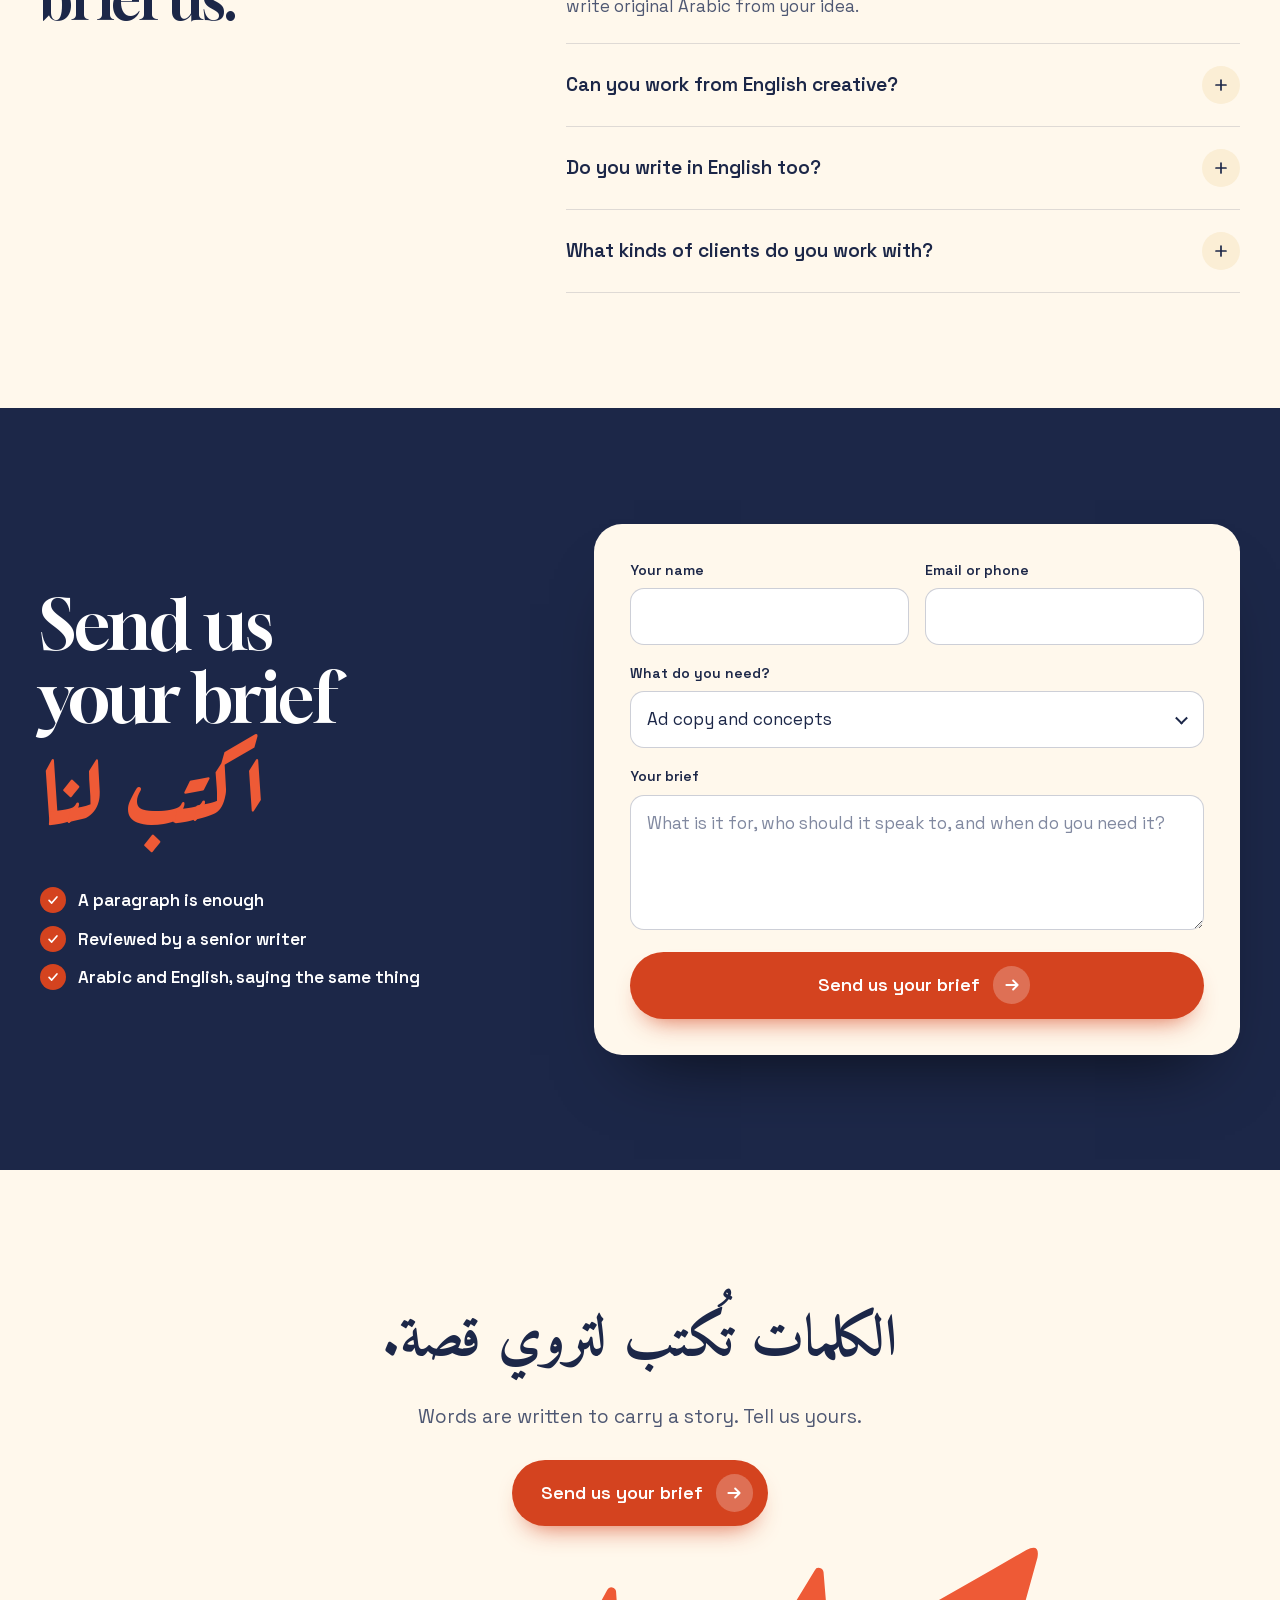
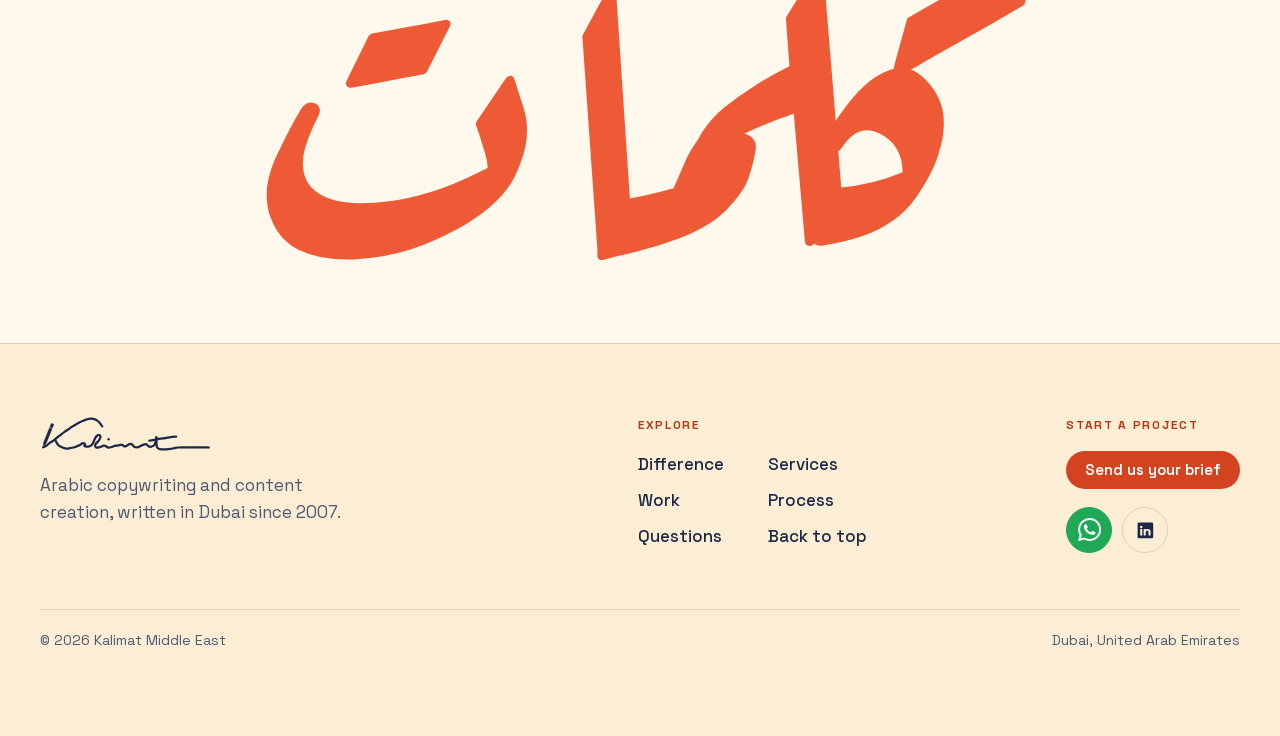
<file: v2/index.html>
<!DOCTYPE html>
<html lang="en" dir="ltr" class="no-js">
<head>
  <meta charset="utf-8">
  <meta name="viewport" content="width=device-width, initial-scale=1">
  <title>Arabic Copywriting Agency in Dubai | Kalimat Middle East</title>
  <meta name="description" content="Kalimat Middle East writes Arabic advertising, content, PR and scripts for brands, agencies and governments. Dubai, since 2007. Send us your brief.">
  <meta name="theme-color" content="#FFF8EC">
  <!-- REMOVE AT LAUNCH: keeps this demo out of Google while the client reviews it -->
  <meta name="robots" content="noindex, nofollow">

  <meta property="og:type" content="website">
  <meta property="og:site_name" content="Kalimat Middle East">
  <meta property="og:title" content="Arabic Copywriting Agency in Dubai | Kalimat Middle East">
  <meta property="og:description" content="Arabic that was written, never translated. Dubai, since 2007. Send us your brief.">
  <!-- CONFIRM BEFORE LAUNCH: add an og:image with an absolute URL once the domain is known -->

  <link rel="icon" href="assets/favicon.svg" type="image/svg+xml">
  <link rel="preload" href="assets/fonts/Gloock-latin-normal-400.woff2" as="font" type="font/woff2" crossorigin>
  <link rel="preload" href="assets/fonts/SpaceGrotesk-latin-normal-400-700.woff2" as="font" type="font/woff2" crossorigin>
  <link rel="preload" href="assets/fonts/ArefRuqaa-arabic-normal-700.woff2" as="font" type="font/woff2" crossorigin>
  <link rel="stylesheet" href="assets/fonts/fonts.css?v=1">
  <link rel="stylesheet" href="css/styles.css?v=23">
  <script>document.documentElement.className = 'js';</script>
</head>
<body id="top">

<svg class="sprite" aria-hidden="true" focusable="false" width="0" height="0">
  <symbol id="i-arrow" viewBox="0 0 16 16"><path d="M3 8h10M9 4l4 4-4 4" fill="none" stroke="currentColor" stroke-width="1.7" stroke-linecap="round" stroke-linejoin="round"/></symbol>
  <symbol id="i-check" viewBox="0 0 16 16"><path d="m3.5 8.5 3 3 6-7" fill="none" stroke="currentColor" stroke-width="1.9" stroke-linecap="round" stroke-linejoin="round"/></symbol>
  <symbol id="i-plus" viewBox="0 0 16 16"><path d="M8 3v10M3 8h10" fill="none" stroke="currentColor" stroke-width="1.7" stroke-linecap="round"/></symbol>
  <symbol id="i-wa" viewBox="0 0 24 24"><path fill="currentColor" d="M17.472 14.382c-.297-.149-1.758-.867-2.03-.967-.273-.099-.471-.148-.67.15-.197.297-.767.966-.94 1.164-.173.199-.347.223-.644.075-.297-.15-1.255-.463-2.39-1.475-.883-.788-1.48-1.761-1.653-2.059-.173-.297-.018-.458.13-.606.134-.133.298-.347.446-.52.149-.174.198-.298.298-.497.099-.198.05-.371-.025-.52-.075-.149-.669-1.612-.916-2.207-.242-.579-.487-.5-.669-.51-.173-.008-.371-.01-.57-.01-.198 0-.52.074-.792.372-.272.297-1.04 1.016-1.04 2.479 0 1.462 1.065 2.875 1.213 3.074.149.198 2.096 3.2 5.077 4.487.709.306 1.262.489 1.694.625.712.227 1.36.195 1.871.118.571-.085 1.758-.719 2.006-1.413.248-.694.248-1.289.173-1.413-.074-.124-.272-.198-.57-.347m-5.421 7.403h-.004a9.87 9.87 0 01-5.031-1.378l-.361-.214-3.741.982.998-3.648-.235-.374a9.86 9.86 0 01-1.51-5.26c.001-5.45 4.436-9.884 9.888-9.884 2.64 0 5.122 1.03 6.988 2.898a9.825 9.825 0 012.893 6.994c-.003 5.45-4.437 9.884-9.885 9.884m8.413-18.297A11.815 11.815 0 0012.05 0C5.495 0 .16 5.335.157 11.892c0 2.096.547 4.142 1.588 5.945L.057 24l6.305-1.654a11.882 11.882 0 005.683 1.448h.005c6.554 0 11.89-5.335 11.893-11.893a11.821 11.821 0 00-3.48-8.413z"/></symbol>
  <symbol id="i-in" viewBox="0 0 24 24"><path fill="currentColor" d="M4.500 3A1.500 1.500 0 0 0 3 4.500v15A1.500 1.500 0 0 0 4.500 21h15a1.500 1.500 0 0 0 1.500-1.500v-15A1.500 1.500 0 0 0 19.500 3h-15Zm2.700 3.600a1.400 1.400 0 1 1 0 2.800 1.400 1.400 0 0 1 0-2.800ZM6 10.500h2.400V18H6v-7.500Zm4 0h2.300v1c.4-.7 1.300-1.200 2.500-1.200 2.200 0 3.200 1.300 3.200 3.600V18h-2.400v-3.700c0-1.100-.4-1.800-1.400-1.800s-1.800.7-1.800 1.900V18H10v-7.500Z"/></symbol>
</svg>

<a class="skip" href="#main">Skip to content</a>

<header class="top">
  <div class="wrap top__bar">
    <a class="top__logo" href="#top" aria-label="Kalimat Middle East, back to top">
      <img src="assets/kalimat-logo-navy.svg" alt="Kalimat Middle East" width="1530" height="320">
    </a>
    <nav class="top__nav" aria-label="Sections">
      <a href="#difference">Difference</a>
      <a href="#services">Services</a>
      <a href="#work">Work</a>
      <a href="#process">Process</a>
      <a href="#faq">Questions</a>
    </nav>
    <a class="btn btn--sm" href="#brief">Send us your brief</a>
  </div>
</header>

<main id="main">

  <!-- 1. HERO: one claim, one button, the craft shown as posters -->
  <section class="hero" id="hero" data-label="Hero">
    <div class="wrap hero__grid">
      <div class="hero__text">
        <p class="eyebrow"><i class="dot" aria-hidden="true"></i>Arabic copywriting agency · Dubai · Since 2007</p>
        <h1>Arabic that was <span class="hl">written,</span> never <span class="strike">translated.<svg viewBox="0 0 300 24" preserveAspectRatio="none" aria-hidden="true"><path d="M3 15C40 6 78 19 118 11s82-7 120 1 44 3 59-3" pathLength="1"/></svg></span></h1>
        <p class="hero__sub">Campaigns, content and scripts your Arab audience reads as its own.</p>
        <div class="hero__cta">
          <a class="btn btn--lg" href="#brief" id="hero-cta">Send us your brief <span class="btn__arrow"><svg class="icon" aria-hidden="true"><use href="#i-arrow"/></svg></span></a>
          <p class="hero__proof"><b aria-hidden="true">7</b><span>Trusted on the World Government Summit, seven years running.</span></p>
        </div>
      </div>

      <div class="hero__visual">
        <div class="stack" id="stack" aria-hidden="true">
          <article class="poster poster--coral" data-pos="0">
            <p class="poster__brief"><span>Brief</span>Feel at home.</p>
            <div class="poster__body">
              <p class="poster__lit" lang="ar" dir="rtl"><span>اشعر وكأنك في المنزل.</span></p>
              <p class="poster__ar" lang="ar" dir="rtl"><span>البيت بيتك.</span></p>
            </div>
            <p class="poster__foot"><span>Written</span><img src="assets/kalimat-logo-white.svg" alt="" width="1530" height="320"></p>
          </article>
          <article class="poster poster--teal" data-pos="1">
            <p class="poster__brief"><span>Brief</span>Think big.</p>
            <div class="poster__body">
              <p class="poster__lit" lang="ar" dir="rtl"><span>فكّر بشكل كبير.</span></p>
              <p class="poster__ar" lang="ar" dir="rtl"><span>لا تضع لطموحك سقفاً.</span></p>
            </div>
            <p class="poster__foot"><span>Written</span><img src="assets/kalimat-logo-white.svg" alt="" width="1530" height="320"></p>
          </article>
          <article class="poster poster--lapis" data-pos="2">
            <p class="poster__brief"><span>Brief</span>Your money, your rules.</p>
            <div class="poster__body">
              <p class="poster__lit" lang="ar" dir="rtl"><span>أموالك، قواعدك.</span></p>
              <p class="poster__ar" lang="ar" dir="rtl"><span>مالُك، والقرارُ قرارُك.</span></p>
            </div>
            <p class="poster__foot"><span>Written</span><img src="assets/kalimat-logo-navy.svg" alt="" width="1530" height="320"></p>
          </article>
          <div class="sticker">
            <svg viewBox="0 0 120 120"><defs><path id="ring" d="M60 60m-44 0a44 44 0 1 1 88 0a44 44 0 1 1-88 0"/></defs><text><textPath href="#ring" textLength="270">WRITTEN IN DUBAI · SINCE 2007 · </textPath></text></svg>
            <b lang="ar">ك</b>
          </div>
        </div>
        <p class="hero__note">Illustrative lines, not client work.</p>
      </div>
    </div>

    <div class="ticker" aria-hidden="true">
      <div class="ticker__rail">
        <ul class="ticker__track">
          <li lang="ar">كتابة إعلانية</li><li>Naming</li><li lang="ar">صناعة المحتوى</li><li>Press releases</li><li lang="ar">ترجمة وتعريب</li><li>Scripts</li><li lang="ar">تسمية وشعارات</li><li>Ad copy</li><li lang="ar">بيانات صحفية</li><li>Content</li><li lang="ar">نصوص وتعليق صوتي</li><li>Voiceover</li>
        </ul>
        <ul class="ticker__track">
          <li lang="ar">كتابة إعلانية</li><li>Naming</li><li lang="ar">صناعة المحتوى</li><li>Press releases</li><li lang="ar">ترجمة وتعريب</li><li>Scripts</li><li lang="ar">تسمية وشعارات</li><li>Ad copy</li><li lang="ar">بيانات صحفية</li><li>Content</li><li lang="ar">نصوص وتعليق صوتي</li><li>Voiceover</li>
        </ul>
      </div>
    </div>
  </section>

  <!-- 2. PROOF: only what is true today -->
  <section class="section proof" id="proof" data-label="Proof">
    <div class="wrap">
      <header class="head reveal">
        <p class="kicker">Proof</p>
        <h2>Proof, not adjectives.</h2>
      </header>
      <div class="bento">
        <div class="stat stat--coral reveal">
          <p class="stat__num"><span data-count="7">7</span></p>
          <p class="stat__label">years running on the World Government Summit</p>
          <p class="stat__ar" lang="ar" dir="rtl" aria-hidden="true">٧</p>
        </div>
        <div class="stat stat--teal reveal">
          <p class="stat__num"><span data-count="10000" data-group="true">10,000</span>+</p>
          <p class="stat__label">education leaders at the Sharjah summit we wrote for</p>
        </div>
        <div class="stat stat--photo reveal">
          <img src="assets/img/dubai.jpg" alt="The Dubai skyline in warm morning haze" width="1377" height="768" loading="lazy" decoding="async">
          <p class="stat__num"><span data-count="2007">2007</span></p>
          <p class="stat__label">writing from Dubai since</p>
        </div>
        <div class="stat stat--saffron reveal">
          <p class="stat__num"><span data-count="1998">1998</span></p>
          <p class="stat__label">Khalil Haddad, writing Arabic since</p>
        </div>
      </div>

      <div class="slot" data-slot="logos" data-kind="logos" data-need="N1" data-title="Client logos" data-ask="Add the logo of every client you have permission to show. Fifteen to twenty-five is ideal." hidden></div>
    </div>
  </section>

  <!-- 3. THE DIFFERENCE: the same brief, translated and then written -->
  <section class="section diff" id="difference" data-label="The difference" data-mode="written">
    <div class="wrap">
      <header class="head head--split reveal">
        <div>
          <p class="kicker">The difference</p>
          <h2>A translator moves the words. A writer moves the reader.</h2>
        </div>
        <fieldset class="switch">
          <legend class="sr">Choose which Arabic to show</legend>
          <label><input type="radio" name="arabic" value="literal"><span>Translated</span></label>
          <label><input type="radio" name="arabic" value="written" checked><span>Written</span></label>
          <i class="switch__thumb" aria-hidden="true"></i>
        </fieldset>
      </header>

      <ul class="lines">
        <li class="line line--coral reveal">
          <p class="line__en"><span>Brief</span>Feel at home.</p>
          <div class="line__stage">
            <p class="line__lit" lang="ar" dir="rtl">اشعر وكأنك في المنزل.</p>
            <p class="line__ar" lang="ar" dir="rtl">البيت بيتك.</p>
          </div>
          <p class="line__tag"><span class="t-lit">Word for word. Nobody feels anything.</span><span class="t-wr">Written for the reader.</span></p>
        </li>
        <li class="line line--saffron reveal">
          <p class="line__en"><span>Brief</span>Think big.</p>
          <div class="line__stage">
            <p class="line__lit" lang="ar" dir="rtl">فكّر بشكل كبير.</p>
            <p class="line__ar" lang="ar" dir="rtl">لا تضع لطموحك سقفاً.</p>
          </div>
          <p class="line__tag"><span class="t-lit">Word for word. Nobody feels anything.</span><span class="t-wr">Written for the reader.</span></p>
        </li>
        <li class="line line--teal reveal">
          <p class="line__en"><span>Brief</span>Your money, your rules.</p>
          <div class="line__stage">
            <p class="line__lit" lang="ar" dir="rtl">أموالك، قواعدك.</p>
            <p class="line__ar" lang="ar" dir="rtl">مالُك، والقرارُ قرارُك.</p>
          </div>
          <p class="line__tag"><span class="t-lit">Word for word. Nobody feels anything.</span><span class="t-wr">Written for the reader.</span></p>
        </li>
      </ul>
      <p class="note">Illustrative lines, not client work.</p>

      <div class="slot" data-slot="real-lines" data-kind="note" data-need="N4" data-title="Real campaign lines" data-ask="Send three real lines you wrote, each with the English brief it answered. They replace the examples above." data-field="Paste the lines here, English and Arabic" hidden></div>
    </div>
  </section>

  <!-- 4. SERVICES -->
  <section class="section" id="services" data-label="Services">
    <div class="wrap">
      <header class="head reveal">
        <p class="kicker">Services</p>
        <h2>Six things we write.</h2>
      </header>
      <ul class="tiles">
        <li class="tile tile--blush reveal"><p class="tile__ar" lang="ar" dir="rtl">كتابة إعلانية</p><h3>Ad copy and concepts</h3><p>Campaign ideas conceived in Arabic.</p></li>
        <li class="tile tile--sand reveal"><p class="tile__ar" lang="ar" dir="rtl">تسمية وشعارات</p><h3>Naming and taglines</h3><p>The name, and the line that travels with it.</p></li>
        <li class="tile tile--mint reveal"><p class="tile__ar" lang="ar" dir="rtl">صناعة المحتوى</p><h3>Content</h3><p>Websites, reports and thought leadership.</p></li>
        <li class="tile tile--sky reveal"><p class="tile__ar" lang="ar" dir="rtl">بيانات صحفية</p><h3>PR and press releases</h3><p>Written so Arabic newsrooms run them.</p></li>
        <li class="tile tile--sand reveal"><p class="tile__ar" lang="ar" dir="rtl">ترجمة وتعريب</p><h3>Translation and transcreation</h3><p>Meaning, tone and intent intact.</p></li>
        <li class="tile tile--blush reveal"><p class="tile__ar" lang="ar" dir="rtl">نصوص وتعليق صوتي</p><h3>Scripts, subtitling and voiceover</h3><p>Arabic that sounds spoken.</p></li>
      </ul>
      <p class="aside reveal">Also on request: simultaneous interpreting for events, and Arabic design and layout.</p>
    </div>
  </section>

  <!-- 5. WORK -->
  <section class="section work" id="work" data-label="Work">
    <div class="wrap">
      <header class="head reveal">
        <p class="kicker">Work</p>
        <h2>Where our words have stood.</h2>
      </header>
      <div class="cases">
        <article class="case case--coral reveal">
          <div class="case__art">
            <div class="slot slot--cover" data-slot="image-wgs" data-kind="image" data-need="N3" data-title="A picture from this project" data-ask="A photo or a published page from your World Government Summit work. It replaces the coloured panel." hidden></div>
            <p class="case__word" lang="ar" dir="rtl" aria-hidden="true">القمة العالمية للحكومات</p>
            <p class="case__badge">Seven years running</p>
          </div>
          <div class="case__body">
            <h3>World Government Summit</h3>
            <p class="case__line">Seven years of ideas that shape policy, told in Arabic.</p>
            <p class="case__detail">The Summit's Arabic content, from the website to reports and strategic studies, written alongside teams from EY, Kearney, Strategy&amp;, Sia Partners, PwC and Roland Berger.</p>
            <div class="slot" data-slot="result-wgs" data-kind="result" data-need="N3" data-title="One result number" data-ask="One number that shows what this work achieved, and what it counts. For example pages written, reports delivered or languages covered." hidden></div>
          </div>
        </article>

        <article class="case case--teal reveal">
          <div class="case__art">
            <div class="slot slot--cover" data-slot="image-sharjah" data-kind="image" data-need="N3" data-title="A picture from this project" data-ask="A photo or a published page from your Sharjah summit work. It replaces the coloured panel." hidden></div>
            <p class="case__word" lang="ar" dir="rtl" aria-hidden="true">التعليم</p>
            <p class="case__badge">Arabic and English</p>
          </div>
          <div class="case__body">
            <h3>Sharjah International Summit on Improvement in Education</h3>
            <p class="case__line">One message, two languages, ten thousand listeners.</p>
            <p class="case__detail">Arabic and English copy on every platform, plus professional interpreting, for the fifth edition of the summit.</p>
            <div class="slot" data-slot="result-sharjah" data-kind="result" data-need="N3" data-title="One result number" data-ask="One number that shows what this work achieved, and what it counts. For example sessions interpreted or pieces written." hidden></div>
          </div>
        </article>
      </div>

      <div class="quotes">
        <div class="slot" data-slot="quote-1" data-kind="quote" data-need="N2" data-title="Client testimonial" data-ask="Two lines from a client about working with you, with their name, title and company. A photo helps." hidden></div>
        <div class="slot" data-slot="quote-2" data-kind="quote" data-need="N2" data-title="Client testimonial" data-ask="A second client, ideally from a different sector." hidden></div>
        <div class="slot" data-slot="quote-3" data-kind="quote" data-need="N2" data-title="Client testimonial" data-ask="A third client. An agency partner works well here." hidden></div>
      </div>

      <div class="work__end reveal">
        <p>Our clients come from virtually every area of business. Ask us for work in your sector.</p>
        <a class="btn" href="#brief">Send us your brief <span class="btn__arrow"><svg class="icon" aria-hidden="true"><use href="#i-arrow"/></svg></span></a>
      </div>
    </div>
  </section>

  <!-- 6. FOUNDER -->
  <section class="section founder" id="founder" data-label="Founder">
    <div class="wrap founder__grid">
      <figure class="founder__photo reveal">
        <img src="assets/img/writing.jpg" alt="A hand writing in a notebook with a gold pen" width="1200" height="896" loading="lazy" decoding="async" data-title="Founder portrait" data-ask="A portrait of Khalil Haddad belongs here. Tap to replace this photo." data-need="N5">
      </figure>
      <blockquote class="founder__quote reveal">
        <p class="kicker">Led by a writer</p>
        <p class="founder__ar" lang="ar" dir="rtl">الكلمة حين تُكتب بصدق تترك أثراً حقيقياً.</p>
        <p class="founder__en">A word written with honesty leaves a real mark.</p>
        <footer><b>Khalil Haddad</b>, founder. Conceiving and writing Arabic campaigns since 1998.</footer>
      </blockquote>
      <div class="slot" data-slot="video" data-kind="note" data-need="N12" data-title="A short video (optional)" data-ask="If you have a short film of Khalil or the team at work, paste a link to it." data-field="Link to the video" hidden></div>
    </div>
  </section>

  <!-- 7. PROCESS -->
  <section class="section" id="process" data-label="Process">
    <div class="wrap">
      <header class="head reveal">
        <p class="kicker">Process</p>
        <h2>How a brief becomes Arabic.</h2>
      </header>
      <ol class="steps">
        <li class="step step--coral reveal"><span class="step__n" lang="ar" aria-hidden="true">١</span><h3>Brief us.</h3><p>A paragraph is enough.</p></li>
        <li class="step step--lapis reveal"><span class="step__n" lang="ar" aria-hidden="true">٢</span><h3>We find the idea.</h3><p>Brand, audience and market first.</p></li>
        <li class="step step--teal reveal"><span class="step__n" lang="ar" aria-hidden="true">٣</span><h3>We write it in Arabic.</h3><p>Reviewed by a senior writer, ready to publish.</p></li>
      </ol>
    </div>
  </section>

  <!-- 8. QUESTIONS -->
  <section class="section faq" id="faq" data-label="Questions">
    <div class="wrap faq__grid">
      <header class="head reveal">
        <p class="kicker">Questions</p>
        <h2>Before you brief us.</h2>
      </header>
      <div class="faq__list">
        <details class="reveal" open><summary>Is this translation?<svg class="icon" aria-hidden="true"><use href="#i-plus"/></svg></summary><p>It can be. Most clients come because translation was not enough. We write original Arabic from your idea.</p></details>
        <details class="reveal"><summary>Can you work from English creative?<svg class="icon" aria-hidden="true"><use href="#i-plus"/></svg></summary><p>Yes. Send the campaign, deck or script. We return Arabic that carries the same idea with the same force.</p></details>
        <details class="reveal"><summary>Do you write in English too?<svg class="icon" aria-hidden="true"><use href="#i-plus"/></svg></summary><p>Yes. We deliver in Arabic and English, and keep both saying the same thing.</p></details>
        <details class="reveal"><summary>What kinds of clients do you work with?<svg class="icon" aria-hidden="true"><use href="#i-plus"/></svg></summary><p>Brands, agencies and government bodies, across virtually every area of business.</p></details>
        <div class="slot" data-slot="faq-arabic" data-kind="faq" data-need="N7" data-title="Which Arabic do you write in?" data-ask="Visitors ask this. Say which kinds of Arabic you write: Modern Standard, Gulf, Levantine, Egyptian or others." data-field="Your answer" hidden></div>
        <div class="slot" data-slot="faq-price" data-kind="faq" data-need="N8" data-title="What does it cost?" data-ask="A pricing signal lowers the fear of asking. For example a fixed quote before work starts, or a starting price." data-field="Your answer" hidden></div>
      </div>
    </div>
  </section>

  <!-- 9. THE BRIEF FORM: the only action on the page -->
  <section class="brief" id="brief" data-label="Brief form">
    <div class="wrap brief__grid">
      <div class="brief__intro">
        <h2>Send us your brief</h2>
        <p class="brief__ar" lang="ar" dir="rtl" aria-hidden="true">اكتب لنا</p>
        <ul class="ticks">
          <li><svg class="icon" aria-hidden="true"><use href="#i-check"/></svg>A paragraph is enough</li>
          <li><svg class="icon" aria-hidden="true"><use href="#i-check"/></svg>Reviewed by a senior writer</li>
          <li><svg class="icon" aria-hidden="true"><use href="#i-check"/></svg>Arabic and English, saying the same thing</li>
        </ul>
        <div class="slot" data-slot="promise-reply" data-kind="tick" data-need="N6" data-title="Reply time" data-ask="How fast do you answer a new brief? For example: A reply within one working day." data-field="Your promise, in a few words" hidden></div>
        <div class="slot" data-slot="promise-terms" data-kind="tick" data-need="N7" data-title="Turnaround, revisions, NDA" data-ask="What can a new client count on? For example: Two revision rounds included. NDA on request." data-field="Your promise, in a few words" hidden></div>
      </div>

      <div class="brief__card">
        <form class="form" id="brief-form" action="https://wa.me/971556502009" method="get" target="_blank" novalidate>
          <div class="field">
            <label for="f-name">Your name</label>
            <input id="f-name" name="name" type="text" autocomplete="name" required aria-describedby="e-name" dir="auto">
            <p class="field__error" id="e-name" hidden>Please add your name.</p>
          </div>
          <div class="field">
            <label for="f-contact">Email or phone</label>
            <input id="f-contact" name="contact" type="text" autocomplete="email" inputmode="email" required aria-describedby="e-contact">
            <p class="field__error" id="e-contact" hidden>Please add an email address or phone number.</p>
          </div>
          <div class="field field--full">
            <label for="f-service">What do you need?</label>
            <div class="select">
              <select id="f-service" name="service">
                <option>Ad copy and concepts</option>
                <option>Naming and taglines</option>
                <option>Content</option>
                <option>PR and press releases</option>
                <option>Translation and transcreation</option>
                <option>Scripts, subtitling and voiceover</option>
                <option>Something else</option>
              </select>
            </div>
          </div>
          <div class="field field--full">
            <label for="f-brief">Your brief</label>
            <textarea id="f-brief" name="text" rows="4" dir="auto" placeholder="What is it for, who should it speak to, and when do you need it?"></textarea>
          </div>
          <div class="hp" aria-hidden="true">
            <label for="f-website">Website</label>
            <input id="f-website" name="website" type="text" tabindex="-1" autocomplete="off">
          </div>
          <button class="btn btn--lg field--full" type="submit">Send us your brief <span class="btn__arrow"><svg class="icon" aria-hidden="true"><use href="#i-arrow"/></svg></span></button>
        </form>

        <div class="success" id="brief-success" role="status" tabindex="-1" hidden>
          <p class="success__title">Thank you.</p>
          <p>Your brief is opening in WhatsApp. If it did not open, <a id="brief-fallback" href="https://wa.me/971556502009" target="_blank" rel="noopener">tap here</a>.</p>
        </div>

        <div class="slot" data-slot="brief-inbox" data-kind="note" data-need="N9" data-title="Where should briefs arrive?" data-ask="Today this form only opens a WhatsApp message. Give an email address or a CRM so every brief is also saved." data-field="Email address or system name" hidden></div>
      </div>
    </div>
  </section>

  <!-- 10. CLOSING: the same action, once more -->
  <section class="closing" id="closing" data-label="Closing">
    <div class="wrap closing__inner">
      <p class="closing__ar reveal" lang="ar" dir="rtl">الكلمات تُكتب لتروي قصة.</p>
      <p class="closing__en reveal">Words are written to carry a story. Tell us yours.</p>
      <p class="reveal"><a class="btn btn--lg" href="#brief">Send us your brief <span class="btn__arrow"><svg class="icon" aria-hidden="true"><use href="#i-arrow"/></svg></span></a></p>
      <div class="slot" data-slot="arabic-read" data-kind="note" data-need="N11" data-title="Has Khalil read the Arabic?" data-ask="Every Arabic line on this page needs a read by Khalil Haddad before launch. Note any line to correct." data-field="Corrections, or write: all read and approved" hidden></div>
    </div>
    <p class="closing__word" lang="ar" aria-hidden="true">كلمات</p>
  </section>

</main>

<footer class="footer" data-label="Footer">
  <div class="wrap footer__grid">
    <div class="footer__brand">
      <img class="footer__logo" src="assets/kalimat-logo-navy.svg" alt="Kalimat" width="1530" height="320" loading="lazy">
      <p>Arabic copywriting and content creation, written in Dubai since 2007.</p>
    </div>
    <nav class="footer__nav" aria-label="Footer">
      <p class="footer__h">Explore</p>
      <ul>
        <li><a href="#difference">Difference</a></li>
        <li><a href="#services">Services</a></li>
        <li><a href="#work">Work</a></li>
        <li><a href="#process">Process</a></li>
        <li><a href="#faq">Questions</a></li>
        <li><a href="#top">Back to top</a></li>
      </ul>
    </nav>
    <div class="footer__start">
      <p class="footer__h">Start a project</p>
      <a class="btn btn--sm" href="#brief">Send us your brief</a>
      <div class="footer__links">
        <!-- CONFIRM BEFORE LAUNCH: public WhatsApp number -->
        <a class="footer__wa" href="https://wa.me/971556502009" target="_blank" rel="noopener" aria-label="Message Kalimat on WhatsApp"><svg class="icon" aria-hidden="true"><use href="#i-wa"/></svg></a>
        <a href="https://www.linkedin.com/company/kalimatme/" target="_blank" rel="noopener" aria-label="Kalimat Middle East on LinkedIn"><svg class="icon" aria-hidden="true"><use href="#i-in"/></svg></a>
      </div>
    </div>
  </div>
  <div class="wrap footer__base">
    <p>&copy; 2026 Kalimat Middle East</p>
    <p>Dubai, United Arab Emirates</p>
  </div>
  <div class="wrap">
    <div class="slot" data-slot="public-number" data-kind="note" data-need="N10" data-title="Is this the public number?" data-ask="The WhatsApp icon and the brief form use +971 55 650 2009. Confirm it, or give the number you want the public to use." data-field="Confirm, or type the right number" hidden></div>
  </div>
</footer>

<!-- Phones only: the same single action, kept in reach while scrolling -->
<div class="dock" id="dock" hidden>
  <a class="btn" href="#brief">Send us your brief <span class="btn__arrow"><svg class="icon" aria-hidden="true"><use href="#i-arrow"/></svg></span></a>
</div>

<script src="js/site.js?v=21" defer></script>
</body>
</html>
</file>
<file: assets/fonts/fonts.css>
/* Self-hosted fonts. No network requests leave this folder. */
@font-face {
  font-family: 'Gloock';
  font-style: normal;
  font-weight: 400;
  font-display: swap;
  src: url(Gloock-latin-normal-400.woff2) format('woff2');
  unicode-range: U+0000-00FF, U+0131, U+0152-0153, U+02BB-02BC, U+02C6, U+02DA, U+02DC, U+0304, U+0308, U+0329, U+2000-206F, U+20AC, U+2122, U+2191, U+2193, U+2212, U+2215, U+FEFF, U+FFFD;
}
@font-face {
  font-family: 'Space Grotesk';
  font-style: normal;
  font-weight: 400 700;
  font-display: swap;
  src: url(SpaceGrotesk-latin-normal-400-700.woff2) format('woff2');
  unicode-range: U+0000-00FF, U+0131, U+0152-0153, U+02BB-02BC, U+02C6, U+02DA, U+02DC, U+0304, U+0308, U+0329, U+2000-206F, U+20AC, U+2122, U+2191, U+2193, U+2212, U+2215, U+FEFF, U+FFFD;
}
@font-face {
  font-family: 'Amiri';
  font-style: normal;
  font-weight: 400;
  font-display: swap;
  src: url(Amiri-arabic-normal-400.woff2) format('woff2');
  unicode-range: U+0600-06FF, U+0750-077F, U+0870-0891, U+0897-08E1, U+08E3-08FF, U+200C-200E, U+2010-2011, U+204F, U+2E41, U+FB50-FDFF, U+FE70-FE74, U+FE76-FEFC;
}
@font-face {
  font-family: 'Amiri';
  font-style: normal;
  font-weight: 400;
  font-display: swap;
  src: url(Amiri-latin-normal-400.woff2) format('woff2');
  unicode-range: U+0000-00FF, U+0131, U+0152-0153, U+02BB-02BC, U+02C6, U+02DA, U+02DC, U+0304, U+0308, U+0329, U+2000-206F, U+20AC, U+2122, U+2191, U+2193, U+2212, U+2215, U+FEFF, U+FFFD;
}
@font-face {
  font-family: 'Amiri';
  font-style: normal;
  font-weight: 700;
  font-display: swap;
  src: url(Amiri-arabic-normal-700.woff2) format('woff2');
  unicode-range: U+0600-06FF, U+0750-077F, U+0870-0891, U+0897-08E1, U+08E3-08FF, U+200C-200E, U+2010-2011, U+204F, U+2E41, U+FB50-FDFF, U+FE70-FE74, U+FE76-FEFC;
}
@font-face {
  font-family: 'Amiri';
  font-style: normal;
  font-weight: 700;
  font-display: swap;
  src: url(Amiri-latin-normal-700.woff2) format('woff2');
  unicode-range: U+0000-00FF, U+0131, U+0152-0153, U+02BB-02BC, U+02C6, U+02DA, U+02DC, U+0304, U+0308, U+0329, U+2000-206F, U+20AC, U+2122, U+2191, U+2193, U+2212, U+2215, U+FEFF, U+FFFD;
}
@font-face {
  font-family: 'Aref Ruqaa';
  font-style: normal;
  font-weight: 400;
  font-display: swap;
  src: url(ArefRuqaa-arabic-normal-400.woff2) format('woff2');
  unicode-range: U+0600-06FF, U+0750-077F, U+0870-0891, U+0897-08E1, U+08E3-08FF, U+200C-200E, U+2010-2011, U+204F, U+2E41, U+FB50-FDFF, U+FE70-FE74, U+FE76-FEFC;
}
@font-face {
  font-family: 'Aref Ruqaa';
  font-style: normal;
  font-weight: 700;
  font-display: swap;
  src: url(ArefRuqaa-arabic-normal-700.woff2) format('woff2');
  unicode-range: U+0600-06FF, U+0750-077F, U+0870-0891, U+0897-08E1, U+08E3-08FF, U+200C-200E, U+2010-2011, U+204F, U+2E41, U+FB50-FDFF, U+FE70-FE74, U+FE76-FEFC;
}
@font-face {
  font-family: 'IBM Plex Sans Arabic';
  font-style: normal;
  font-weight: 400;
  font-display: swap;
  src: url(IBMPlexSansArabic-arabic-normal-400.woff2) format('woff2');
  unicode-range: U+0600-06FF, U+0750-077F, U+0870-0891, U+0897-08E1, U+08E3-08FF, U+200C-200E, U+2010-2011, U+204F, U+2E41, U+FB50-FDFF, U+FE70-FE74, U+FE76-FEFC;
}
@font-face {
  font-family: 'IBM Plex Sans Arabic';
  font-style: normal;
  font-weight: 500;
  font-display: swap;
  src: url(IBMPlexSansArabic-arabic-normal-500.woff2) format('woff2');
  unicode-range: U+0600-06FF, U+0750-077F, U+0870-0891, U+0897-08E1, U+08E3-08FF, U+200C-200E, U+2010-2011, U+204F, U+2E41, U+FB50-FDFF, U+FE70-FE74, U+FE76-FEFC;
}
</file>
<file: css/styles.css>
/* Kalimat Middle East. Variation 5. Hand-written, no dependencies. */

:root {
  --paper: #FFF8EC;
  --paper-2: #FBEED5;
  --card: #FFFFFF;
  --ink: #1C2748;
  --ink-2: #4F5873;
  --line: rgba(28, 39, 72, .14);

  --coral: #D4431F;        /* fills that carry white text, and every button */
  --coral-hot: #EE5A36;    /* decoration and very large type only */
  --coral-ink: #B93613;    /* small coral text on paper */
  --saffron: #F8B62D;
  --teal: #0E7F75;
  --lapis: #3350D6;
  --gold: #B8892B;

  --blush: #FDE0D3;
  --sand: #F9E7BD;
  --mint: #CFEDE5;
  --sky: #DCE4FF;

  --display: 'Gloock', Georgia, 'Times New Roman', serif;
  --sans: 'Space Grotesk', system-ui, -apple-system, 'Segoe UI', sans-serif;
  --ar: 'Amiri', 'Geeza Pro', 'Noto Naskh Arabic', serif;
  --ar-hand: 'Aref Ruqaa', 'Amiri', 'Geeza Pro', serif;
  --ar-flat: 'IBM Plex Sans Arabic', 'Geeza Pro', 'Segoe UI', sans-serif;

  --r: 28px;
  --r-sm: 16px;
  --ease: cubic-bezier(.2, .7, .2, 1);
  --shadow: 0 30px 60px -34px rgba(28, 39, 72, .5);
}

*, *::before, *::after { box-sizing: border-box; }
html { -webkit-text-size-adjust: 100%; scroll-behavior: smooth; scroll-padding-top: 84px; }
body {
  margin: 0;
  background: var(--paper);
  color: var(--ink);
  font: 400 1.0625rem/1.55 var(--sans);
  -webkit-font-smoothing: antialiased;
  text-rendering: optimizeLegibility;
}
main { overflow-x: clip; }
img, svg { display: block; max-width: 100%; }
img { height: auto; }
h1, h2, h3, p, ul, ol, figure, blockquote, fieldset { margin: 0; padding: 0; }
ul, ol { list-style: none; }
fieldset { border: 0; min-width: 0; }
a { color: inherit; }
button, input, select, textarea { font: inherit; color: inherit; }
[hidden] { display: none !important; }
[lang="ar"] { font-family: var(--ar); }
:focus-visible { outline: 3px solid var(--lapis); outline-offset: 3px; border-radius: 6px; }

.sprite { position: absolute; }
.icon { width: 1em; height: 1em; flex: none; }
.sr { position: absolute; width: 1px; height: 1px; overflow: hidden; clip-path: inset(50%); white-space: nowrap; }
.skip { position: absolute; left: 16px; top: -60px; z-index: 100; background: var(--ink); color: #fff; padding: 10px 16px; border-radius: 10px; }
.skip:focus { top: 12px; }

.wrap { width: min(100% - 48px, 1200px); margin-inline: auto; }

/* ---------- The one button ---------- */
.btn {
  display: inline-flex; align-items: center; justify-content: center; gap: .7em;
  padding: .7em .75em .7em 1.4em;
  border: 0; border-radius: 999px;
  background: var(--coral); color: #fff;
  font: 600 1rem/1.2 var(--sans); text-decoration: none; white-space: nowrap;
  cursor: pointer;
  box-shadow: 0 14px 26px -14px rgba(212, 67, 31, .85);
  transition: transform .25s var(--ease), background .25s, box-shadow .25s;
}
.btn__arrow {
  display: grid; place-items: center;
  width: 2.1em; height: 2.1em; border-radius: 50%;
  background: rgba(255, 255, 255, .24);
  transition: transform .25s var(--ease), background .25s;
}
.btn:hover { background: #BC3815; transform: translateY(-2px); box-shadow: 0 18px 30px -14px rgba(212, 67, 31, .9); }
.btn:hover .btn__arrow { transform: translateX(3px); background: rgba(255, 255, 255, .34); }
.btn:active { transform: translateY(0); }
.btn--sm { padding: .68em 1.25em; font-size: .94rem; box-shadow: none; }
.btn--lg { font-size: 1.125rem; padding: .8em .8em .8em 1.6em; }

/* ---------- Header ---------- */
.top {
  position: sticky; top: 0; z-index: 30;
  background: rgba(255, 248, 236, .88);
  -webkit-backdrop-filter: blur(14px); backdrop-filter: blur(14px);
  border-bottom: 1px solid transparent;
  transition: border-color .3s;
}
.top.is-stuck { border-color: var(--line); }
.top__bar { display: flex; align-items: center; justify-content: space-between; gap: 24px; height: 72px; }
.top__logo img { width: 150px; }
.top__nav { display: flex; gap: 30px; }
.top__nav a {
  font-size: .96rem; font-weight: 500; text-decoration: none;
  background: linear-gradient(var(--coral-hot), var(--coral-hot)) 0 100% / 0 2px no-repeat;
  padding-block: 4px; transition: background-size .3s var(--ease);
}
.top__nav a:hover { background-size: 100% 2px; }

/* ---------- Hero ---------- */
.hero { position: relative; padding-top: clamp(20px, 3vw, 44px); }
.hero__grid { display: grid; grid-template-columns: 1.1fr .9fr; gap: clamp(32px, 5vw, 72px); align-items: center; }

.eyebrow {
  display: inline-flex; align-items: center; gap: 10px;
  padding: 7px 14px 7px 12px; border-radius: 999px;
  background: var(--sand);
  font-size: .8rem; font-weight: 600; letter-spacing: .06em; text-transform: uppercase;
}
.dot { width: 9px; height: 9px; border-radius: 50%; background: var(--coral-hot); animation: pulse 2.2s ease-out infinite; }
@keyframes pulse {
  0% { box-shadow: 0 0 0 0 rgba(238, 90, 54, .55); }
  70%, 100% { box-shadow: 0 0 0 10px rgba(238, 90, 54, 0); }
}

h1, h2, h3 { font-family: var(--display); font-weight: 400; letter-spacing: -.012em; text-wrap: balance; }
h1 { margin-top: 22px; font-size: clamp(2.75rem, 6.2vw, 5.3rem); line-height: 1.03; }

.hl {
  padding-inline: .06em; margin-inline: -.06em;
  background: linear-gradient(var(--saffron), var(--saffron)) 0 86% / 100% 36% no-repeat;
  animation: swipe .9s .35s var(--ease) both;
}
@keyframes swipe { from { background-size: 0 36%; } }

.strike { position: relative; display: inline-block; }
.strike svg { position: absolute; left: -3%; top: 46%; width: 106%; height: .36em; overflow: visible; }
.strike path {
  fill: none; stroke: var(--coral-hot); stroke-width: 4.5; stroke-linecap: round;
  stroke-dasharray: 1; stroke-dashoffset: 0;
  animation: draw .8s 1.15s var(--ease) both;
}
@keyframes draw { from { stroke-dashoffset: 1; opacity: 0; } 2% { opacity: 1; } }

.hero__sub { margin-top: 22px; max-width: 30ch; font-size: clamp(1.1rem, 1.6vw, 1.3rem); color: var(--ink-2); }
.hero__cta { display: flex; flex-wrap: wrap; align-items: center; gap: 18px 26px; margin-top: 32px; }
.hero__proof { display: flex; align-items: center; gap: 12px; max-width: 250px; font-size: .9rem; line-height: 1.35; color: var(--ink-2); }
.hero__proof b {
  display: grid; place-items: center; flex: none;
  width: 44px; height: 44px; border-radius: 50%;
  background: var(--teal); color: #fff;
  font: 400 1.5rem/1 var(--display);
}

.hero__visual { position: relative; padding: 4% 6% 0; }
.hero__visual::before {
  content: ''; position: absolute; z-index: 0;
  width: 92%; aspect-ratio: 1; left: 4%; top: 6%;
  border-radius: 50%; background: var(--sand);
}
.hero__note { position: relative; margin-top: 52px; text-align: center; font-size: .8rem; color: var(--ink-2); }

/* The poster stack */
.stack { position: relative; z-index: 1; width: min(100%, 430px); aspect-ratio: 10 / 12; margin-inline: auto; }
.poster {
  position: absolute; inset: 0;
  display: flex; flex-direction: column; justify-content: space-between;
  border-radius: var(--r); color: #fff;
  container-type: inline-size;
  box-shadow: var(--shadow);
  transition: transform .7s var(--ease), opacity .45s;
  will-change: transform;
}
.poster--coral { background: var(--coral); }
.poster--teal { background: var(--teal); }
.poster--lapis { background: var(--lapis); }
.poster[data-pos="0"] { z-index: 3; transform: rotate(-2deg); }
.poster[data-pos="1"] { z-index: 2; transform: translate(7%, 2%) rotate(6deg); }
.poster[data-pos="2"] { z-index: 1; transform: translate(-7%, 4%) rotate(-9deg); }
.poster.is-leaving { transform: translate(-64%, -8%) rotate(-20deg); opacity: 0; }
.poster.is-jump { transition: none; opacity: 0; }

.poster__brief, .poster__body, .poster__foot { margin: 0 7.5cqw; }
.poster__brief { margin-top: 7.5cqw; display: flex; align-items: center; gap: 2.6cqw; font: 400 6.4cqw/1.1 var(--display); }
.poster__brief span, .line__en span {
  padding: .36em .7em; border-radius: 999px;
  background: rgba(255, 255, 255, .2);
  font: 600 .5em/1 var(--sans); letter-spacing: .1em; text-transform: uppercase;
}
.poster__lit { font: 400 5.2cqw/1.4 var(--ar-flat); opacity: .78; }
.poster__lit span { position: relative; display: inline-block; }
.poster__lit span::after {
  content: ''; position: absolute; inset-inline: -3%; top: 54%; height: .09em; border-radius: 9px;
  background: var(--saffron); transform-origin: right;
}
.poster__ar { margin-top: 1cqw; font: 700 19cqw/1.2 var(--ar-hand); text-wrap: balance; }
.poster__ar span { display: block; padding-block: .06em; }
.poster__foot { margin-bottom: 7.5cqw; display: flex; align-items: center; justify-content: space-between; }
.poster__foot span {
  padding: .5em 1em; border-radius: 999px; background: var(--saffron); color: var(--ink);
  font: 600 3.5cqw/1 var(--sans); letter-spacing: .08em; text-transform: uppercase;
}
.poster__foot img { width: 30cqw; }

/* Plays each time a poster reaches the top of the stack */
.poster.is-played .poster__lit span::after { animation: cross .5s .9s var(--ease) both; }
.poster.is-played .poster__lit { animation: dim .5s 1.2s both; }
.poster.is-played .poster__ar span { animation: wipe .95s 1.45s var(--ease) both; }
.poster.is-played .poster__foot span { animation: pop .5s 2.2s var(--ease) both; }
@keyframes cross { from { transform: scaleX(0); } }
@keyframes dim { from { opacity: 1; } }
@keyframes wipe { from { clip-path: inset(-20% -6% -20% 106%); } to { clip-path: inset(-20% -6% -20% -6%); } }
@keyframes pop { from { transform: scale(.4); opacity: 0; } }

.sticker {
  position: absolute; z-index: 5; right: -10%; top: -7%;
  width: 29%; aspect-ratio: 1; border-radius: 50%;
  background: var(--saffron); color: var(--ink);
  display: grid; place-items: center;
  box-shadow: 0 16px 30px -18px rgba(28, 39, 72, .6);
}
.sticker svg { position: absolute; inset: 0; width: 100%; height: 100%; animation: spin 22s linear infinite; }
.sticker text { font: 600 10.5px var(--sans); letter-spacing: .12em; fill: currentColor; }
.sticker b { font: 700 clamp(2rem, 4.4vw, 3.3rem)/1 var(--ar-hand); transform: translateY(-.08em); }
@keyframes spin { to { transform: rotate(360deg); } }

/* The moving band of what Kalimat writes */
.ticker { margin-top: clamp(48px, 6vw, 84px); padding-block: 26px 30px; }
.ticker__rail {
  display: flex; width: 104%; margin-left: -2%;
  background: var(--coral-hot); color: #fff;
  transform: rotate(-1.4deg);
  box-shadow: 0 22px 40px -28px rgba(212, 67, 31, .9);
}
.ticker__track { display: flex; flex: none; align-items: center; min-width: 100%; padding-block: 14px; animation: slide 46s linear infinite; }
.ticker__track li { display: flex; align-items: center; white-space: nowrap; font: 400 clamp(1.5rem, 2.6vw, 2.2rem)/1.3 var(--display); }
.ticker__track li[lang="ar"] { font: 700 clamp(1.7rem, 3vw, 2.5rem)/1.3 var(--ar-hand); }
.ticker__track li::after { content: '✦'; margin-inline: clamp(18px, 2.4vw, 34px); font: 400 .55em var(--sans); color: var(--saffron); }
@keyframes slide { to { transform: translateX(-100%); } }

/* ---------- Sections ---------- */
.section { padding-block: clamp(72px, 9vw, 124px); }
.head { margin-bottom: clamp(28px, 4vw, 48px); }
.kicker {
  display: flex; align-items: center; gap: 10px; margin-bottom: 14px;
  font: 600 .8rem/1 var(--sans); letter-spacing: .14em; text-transform: uppercase; color: var(--coral-ink);
}
.kicker::before { content: ''; width: 26px; height: 2px; border-radius: 2px; background: currentColor; }
h2 { font-size: clamp(2.1rem, 4.4vw, 3.6rem); line-height: 1.06; max-width: 19ch; }
h3 { font-size: 1.5rem; line-height: 1.15; }

.js .reveal { opacity: 0; transform: translateY(26px); transition: opacity .8s var(--ease), transform .8s var(--ease); transition-delay: var(--d, 0s); }
.js .reveal.is-in { opacity: 1; transform: none; }

/* ---------- Proof ---------- */
.proof { padding-top: clamp(56px, 7vw, 96px); }
.bento { display: grid; grid-template-columns: repeat(12, 1fr); gap: 20px; }
.stat {
  position: relative; overflow: hidden; isolation: isolate;
  display: flex; flex-direction: column; justify-content: flex-end;
  min-height: 280px; padding: 30px 32px; border-radius: var(--r); color: #fff;
}
.stat--coral { grid-column: span 5; background: var(--coral); }
.stat--teal { grid-column: span 7; background: var(--teal); }
.stat--photo { grid-column: span 7; background: var(--lapis); }
.stat--saffron { grid-column: span 5; background: var(--saffron); color: var(--ink); }
.stat__num { font: 400 clamp(4.4rem, 10vw, 8.6rem)/.92 var(--display); letter-spacing: -.03em; font-variant-numeric: tabular-nums; }
.stat__label { margin-top: 12px; max-width: 22ch; font-size: 1.2rem; font-weight: 600; line-height: 1.25; }
.stat__ar {
  position: absolute; z-index: -1; right: 6%; top: -12%;
  font: 700 clamp(13rem, 24vw, 21rem)/1 var(--ar-hand); color: rgba(255, 255, 255, .16);
}
.stat--teal::before, .stat--saffron::before {
  content: ''; position: absolute; z-index: -1; border-radius: 50%;
  width: 62%; aspect-ratio: 1; right: -14%; top: -46%;
  background: rgba(255, 255, 255, .13);
}
.stat--saffron::before { background: rgba(255, 255, 255, .34); width: 80%; }
.stat--photo img { position: absolute; inset: 0; z-index: -2; width: 100%; height: 100%; object-fit: cover; }
.stat--photo::after {
  content: ''; position: absolute; inset: 0; z-index: -1;
  background: linear-gradient(200deg, rgba(51, 80, 214, .05) 20%, rgba(34, 54, 160, .86) 82%);
}

/* ---------- The difference ---------- */
.diff { background: var(--lapis); color: #fff; }
.diff .kicker { color: var(--saffron); }
.head--split { display: flex; align-items: flex-end; justify-content: space-between; gap: 28px 48px; flex-wrap: wrap; }
.diff h2 { max-width: 20ch; }

.switch { position: relative; display: grid; grid-template-columns: 1fr 1fr; padding: 6px; border-radius: 999px; background: rgba(255, 255, 255, .18); }
.switch label { position: relative; z-index: 1; cursor: pointer; }
.switch input { position: absolute; opacity: 0; inset: 0; width: 100%; height: 100%; margin: 0; cursor: pointer; }
.switch span { display: block; padding: 13px 26px; text-align: center; font-weight: 600; border-radius: 999px; transition: color .3s; }
.switch input:checked + span { color: var(--ink); }
.switch input:focus-visible + span { outline: 3px solid var(--saffron); outline-offset: 2px; }
.switch__thumb {
  position: absolute; top: 6px; bottom: 6px; left: 6px; width: calc(50% - 6px);
  border-radius: 999px; background: #fff;
  transition: transform .45s var(--ease), background .45s;
}
.diff[data-mode="written"] .switch__thumb { transform: translateX(100%); background: var(--saffron); }

.lines { display: grid; grid-template-columns: repeat(3, 1fr); gap: 20px; }
.line {
  display: flex; flex-direction: column; min-height: 360px; padding: 28px;
  border-radius: var(--r);
  transition: background .55s var(--ease), color .55s var(--ease), transform .55s var(--ease), box-shadow .55s;
}
.line__en { display: flex; align-items: center; gap: 12px; font: 400 1.55rem/1.15 var(--display); }
.line__stage { display: grid; align-items: end; flex: 1; padding-block: 18px; }
.line__stage > * { grid-area: 1 / 1; transition: opacity .45s var(--ease), transform .55s var(--ease), filter .45s; }
.line__lit { font: 400 clamp(1.5rem, 2.3vw, 1.9rem)/1.5 var(--ar-flat); }
.line__ar { font: 700 clamp(2.5rem, 4.2vw, 3.4rem)/1.25 var(--ar-hand); text-wrap: balance; }
.line__tag { display: grid; font-size: .92rem; font-weight: 500; }
.line__tag span { grid-area: 1 / 1; transition: opacity .4s; }

.diff[data-mode="written"] .line { box-shadow: 0 30px 50px -34px rgba(10, 18, 60, .9); }
.diff[data-mode="written"] .line--coral { background: var(--coral); color: #fff; transform: rotate(-1.2deg); }
.diff[data-mode="written"] .line--saffron { background: var(--saffron); color: var(--ink); transform: translateY(-10px); }
.diff[data-mode="written"] .line--teal { background: var(--teal); color: #fff; transform: rotate(1.2deg); }
.diff[data-mode="written"] .line--saffron .line__en span { background: rgba(28, 39, 72, .12); }
.diff[data-mode="written"] .line__lit { opacity: 0; transform: translateY(-14px); filter: blur(4px); }
.diff[data-mode="written"] .t-lit { opacity: 0; }

.diff[data-mode="literal"] .line { background: #E4E7F1; color: #555D76; }
.diff[data-mode="literal"] .line__en span { background: rgba(28, 39, 72, .1); }
.diff[data-mode="literal"] .line__ar { opacity: 0; transform: translateY(18px) scale(.96); filter: blur(6px); }
.diff[data-mode="literal"] .t-wr { opacity: 0; }

.note { margin-top: 26px; font-size: .85rem; opacity: .82; }

/* ---------- Services ---------- */
.tiles { display: grid; grid-template-columns: repeat(3, 1fr); gap: 20px; }
.tile {
  display: flex; flex-direction: column; min-height: 250px; padding: 26px 28px 28px;
  border-radius: var(--r);
  transition: transform .4s var(--ease), box-shadow .4s;
}
.tile--blush { background: var(--blush); --tone: var(--coral); }
.tile--sand { background: var(--sand); --tone: #8A5A00; }
.tile--mint { background: var(--mint); --tone: #0A655D; }
.tile--sky { background: var(--sky); --tone: var(--lapis); }
.tile__ar { margin-bottom: auto; padding-bottom: 22px; font: 700 clamp(2.2rem, 3.3vw, 2.8rem)/1.3 var(--ar-hand); color: var(--tone); transform-origin: right center; transition: transform .4s var(--ease); }
.tile h3 { font: 600 1.25rem/1.25 var(--sans); letter-spacing: 0; }
.tile p:last-child { margin-top: 6px; color: var(--ink-2); font-size: 1rem; }
.tile:hover { transform: translateY(-6px); box-shadow: var(--shadow); }
.tile:hover .tile__ar { transform: scale(1.08); }
.aside { margin-top: 28px; color: var(--ink-2); }

/* ---------- Work ---------- */
.work { background: var(--paper-2); }
.cases { display: grid; grid-template-columns: 1fr 1fr; gap: 24px; }
.case { display: flex; flex-direction: column; overflow: hidden; border-radius: var(--r); background: var(--card); box-shadow: 0 30px 50px -40px rgba(28, 39, 72, .45); }
.case__art {
  position: relative; overflow: hidden; isolation: isolate;
  display: grid; place-items: center; aspect-ratio: 16 / 10; padding: 28px; color: #fff;
}
.case--coral .case__art { background: var(--coral); }
.case--teal .case__art { background: var(--teal); }
.case__art::before, .case__art::after { content: ''; position: absolute; z-index: -1; border-radius: 50%; background: rgba(255, 255, 255, .12); }
.case__art::before { width: 58%; aspect-ratio: 1; left: -16%; bottom: -44%; }
.case__art::after { width: 34%; aspect-ratio: 1; right: -8%; top: -22%; background: var(--saffron); opacity: .9; }
.case__word { font: 700 clamp(2.6rem, 5.2vw, 4.4rem)/1.25 var(--ar-hand); text-align: center; text-wrap: balance; transition: transform .6s var(--ease); }
.case:hover .case__word { transform: scale(1.05); }
.case__badge {
  position: absolute; left: 20px; top: 20px;
  padding: .5em 1em; border-radius: 999px; background: #fff; color: var(--ink);
  font: 600 .78rem/1 var(--sans); letter-spacing: .08em; text-transform: uppercase;
}
.case__body { display: flex; flex-direction: column; gap: 10px; padding: 28px 30px 32px; }
.case__body h3 { font-size: clamp(1.5rem, 2.4vw, 1.9rem); }
.case__line { font-size: 1.12rem; font-weight: 600; }
.case__detail { color: var(--ink-2); font-size: .98rem; }

.quotes { display: grid; grid-template-columns: repeat(3, 1fr); gap: 20px; }
.quotes > * { margin-top: 24px; }
.work__end { display: flex; flex-wrap: wrap; align-items: center; justify-content: space-between; gap: 20px 40px; margin-top: 44px; }
.work__end p { max-width: 40ch; font-size: 1.12rem; }

/* ---------- Founder ---------- */
.founder { background: var(--teal); color: #fff; }
.founder .kicker { color: var(--saffron); }
.founder__grid { display: grid; grid-template-columns: .8fr 1.2fr; gap: clamp(32px, 6vw, 88px); align-items: center; }
.founder__photo { position: relative; }
.founder__photo::before { content: ''; position: absolute; width: 46%; aspect-ratio: 1; right: -10%; top: -9%; border-radius: 50%; background: var(--saffron); }
.founder__photo img { position: relative; width: 100%; aspect-ratio: 4 / 5; object-fit: cover; border-radius: var(--r); transform: rotate(-2.5deg); box-shadow: 0 34px 60px -34px rgba(0, 0, 0, .7); }
.founder__ar { font: 700 clamp(2.2rem, 4.7vw, 4rem)/1.5 var(--ar); text-wrap: balance; }
.founder__en { margin-top: 18px; font: 400 clamp(1.3rem, 2.2vw, 1.75rem)/1.3 var(--display); color: #FFE7B0; }
.founder__quote footer { margin-top: 26px; padding-top: 22px; border-top: 1px solid rgba(255, 255, 255, .28); }

/* ---------- Process ---------- */
.steps { display: grid; grid-template-columns: repeat(3, 1fr); gap: 20px; counter-reset: step; }
.step { position: relative; padding: 26px 28px 30px; border-radius: var(--r); }
.step--coral { background: var(--blush); --tone: var(--coral); }
.step--lapis { background: var(--sky); --tone: var(--lapis); }
.step--teal { background: var(--mint); --tone: #0A655D; }
.step__n { display: block; margin-bottom: 14px; font: 700 6rem/1.1 var(--ar-hand); color: var(--tone); }
.step h3 { font-size: 1.75rem; }
.step p { margin-top: 8px; color: var(--ink-2); }
.step:not(:last-child)::after {
  content: ''; position: absolute; z-index: 2; right: -31px; top: 64px;
  width: 42px; height: 42px; border-radius: 50%;
  background: var(--paper) url("data:image/svg+xml,%3Csvg xmlns='http://www.w3.org/2000/svg' viewBox='0 0 16 16'%3E%3Cpath d='M3 8h10M9 4l4 4-4 4' fill='none' stroke='%231C2748' stroke-width='1.7' stroke-linecap='round' stroke-linejoin='round'/%3E%3C/svg%3E") center / 18px no-repeat;
}

/* ---------- Questions ---------- */
.faq { padding-top: 0; }
.faq__grid { display: grid; grid-template-columns: .8fr 1.2fr; gap: clamp(24px, 6vw, 88px); align-items: start; }
.faq details { border-bottom: 1px solid var(--line); }
.faq details:first-child { border-top: 1px solid var(--line); }
.faq summary {
  display: flex; align-items: center; justify-content: space-between; gap: 20px;
  padding: 22px 0; cursor: pointer; list-style: none;
  font: 600 1.2rem/1.3 var(--sans);
}
.faq summary::-webkit-details-marker { display: none; }
.faq summary .icon { width: 38px; height: 38px; padding: 11px; border-radius: 50%; background: var(--sand); transition: transform .35s var(--ease), background .35s; }
.faq details[open] summary .icon { transform: rotate(45deg); background: var(--saffron); }
.faq details p { padding: 0 60px 24px 0; color: var(--ink-2); }

/* ---------- The brief form ---------- */
.brief { position: relative; overflow: hidden; padding-block: clamp(72px, 9vw, 120px); background: var(--saffron); }
.brief__grid { display: grid; grid-template-columns: .85fr 1.15fr; gap: clamp(32px, 6vw, 80px); align-items: center; }
.brief h2 { font-size: clamp(2.6rem, 5.4vw, 4.4rem); max-width: 9ch; }
.brief__ar { margin-top: 6px; font: 700 clamp(3.4rem, 7.5vw, 6.4rem)/1.3 var(--ar-hand); color: var(--coral); text-align: left; }
.ticks { display: grid; gap: 12px; margin-top: 22px; font-weight: 600; }
.ticks li { display: flex; align-items: center; gap: 12px; }
.ticks .icon { width: 26px; height: 26px; padding: 6px; border-radius: 50%; background: var(--ink); color: var(--saffron); }

.brief__card { padding: clamp(22px, 3vw, 36px); border-radius: var(--r); background: var(--paper); box-shadow: 0 40px 70px -40px rgba(120, 70, 0, .7); }
.form { display: grid; grid-template-columns: 1fr 1fr; gap: 18px 16px; }
.field { display: grid; gap: 7px; align-content: start; }
.field--full { grid-column: 1 / -1; }
.field label { font-size: .88rem; font-weight: 600; }
.field input, .field textarea, .field select {
  width: 100%; padding: 14px 16px;
  border: 1.5px solid rgba(28, 39, 72, .22); border-radius: 14px;
  background: #fff; outline: 0;
  transition: border-color .2s, box-shadow .2s;
}
.field textarea { resize: vertical; min-height: 120px; }
.field input:focus, .field textarea:focus, .field select:focus { border-color: var(--lapis); box-shadow: 0 0 0 4px rgba(51, 80, 214, .16); }
.field [aria-invalid="true"] { border-color: var(--coral); box-shadow: 0 0 0 4px rgba(212, 67, 31, .14); }
.field ::placeholder { color: #8189A0; }
.field__error { font-size: .86rem; font-weight: 600; color: var(--coral-ink); }
.select { position: relative; }
.select select { appearance: none; -webkit-appearance: none; padding-right: 44px; }
.select::after { content: ''; position: absolute; right: 18px; top: 50%; width: 9px; height: 9px; border: solid var(--ink); border-width: 0 2px 2px 0; transform: translateY(-70%) rotate(45deg); pointer-events: none; }
.hp { position: absolute; left: -9999px; width: 1px; height: 1px; overflow: hidden; }
.form .btn { margin-top: 4px; }
.success { padding: 28px 8px; text-align: center; }
.success__title { font: 400 2.6rem/1.1 var(--display); margin-bottom: 10px; }
.success a { color: var(--coral-ink); font-weight: 600; }

/* ---------- Closing ---------- */
.closing { position: relative; overflow: hidden; padding-top: clamp(80px, 10vw, 136px); text-align: center; }
.closing__inner { position: relative; z-index: 1; display: grid; justify-items: center; gap: 18px; }
.closing__ar { font: 700 clamp(2.1rem, 4.6vw, 3.6rem)/1.5 var(--ar); }
.closing__en { color: var(--ink-2); font-size: 1.2rem; margin-bottom: 10px; }
.closing__word {
  margin: clamp(34px, 3vw, 44px) 0 calc(clamp(60px, 6vw, 88px) - .24em);   /* the letters end about .24em above the box, so this leaves 60 to 88px of clear space */
  font: 700 clamp(9rem, 31vw, 27rem)/1 var(--ar-hand); color: var(--coral-hot);
  white-space: nowrap; user-select: none;
}

/* ---------- Footer ---------- */
.footer { position: relative; z-index: 1; padding-block: clamp(44px, 6vw, 72px) 26px; background: var(--paper-2); border-top: 1px solid var(--line); }
.footer__grid { display: grid; grid-template-columns: minmax(0, 1.5fr) minmax(0, 1fr) auto; gap: 40px clamp(32px, 7vw, 110px); align-items: start; }
.footer__logo { width: 172px; }
.footer__brand p { margin-top: 20px; max-width: 30ch; color: var(--ink-2); }
.footer__h { margin-bottom: 16px; font-size: .74rem; font-weight: 700; letter-spacing: .14em; text-transform: uppercase; color: var(--coral-ink); }
.footer__nav ul { display: grid; grid-template-columns: repeat(2, max-content); gap: 10px 44px; }
.footer__nav a {
  font-weight: 500; text-decoration: none;
  background: linear-gradient(var(--coral), var(--coral)) 0 100% / 0 2px no-repeat;
  transition: background-size .3s var(--ease);
}
.footer__nav a:hover { background-size: 100% 2px; }
.footer__start { display: grid; justify-items: start; }
.footer__links { display: flex; gap: 10px; margin-top: 18px; }
.footer__links a { display: grid; place-items: center; width: 46px; height: 46px; border-radius: 50%; border: 1.5px solid var(--line); font-size: 1.3rem; transition: background .25s, color .25s, border-color .25s, transform .25s var(--ease); }
.footer__links a:hover { background: var(--ink); color: #fff; border-color: var(--ink); transform: translateY(-2px); }
.footer__links .footer__wa { background: #1FA855; border-color: #1FA855; color: #fff; font-size: 1.45rem; }
.footer__links .footer__wa:hover { background: #128C5E; border-color: #128C5E; }
.footer__base { display: flex; flex-wrap: wrap; justify-content: space-between; gap: 6px 24px; margin-top: clamp(34px, 5vw, 56px); padding-top: 20px; border-top: 1px solid var(--line); font-size: .88rem; color: var(--ink-2); }

/* ---------- Phones: the button stays in reach ---------- */
.dock { position: fixed; z-index: 40; right: 14px; bottom: 14px; transform: translateY(140%); transition: transform .45s var(--ease); }
.dock.is-on { transform: none; }
@media (min-width: 761px) { .dock { display: none; } }

/* ---------- Content that Kalimat supplies (empty until it exists) ---------- */
.slot { display: none; }
.slot.is-filled { display: block; }
.slot.is-filled[data-kind="note"] { display: none; }

.logos { margin-top: 20px; padding: 26px 30px; border-radius: var(--r); background: var(--card); }
.logos__label { margin-bottom: 18px; font: 600 .8rem/1 var(--sans); letter-spacing: .14em; text-transform: uppercase; color: var(--ink-2); }
.logos__row { display: flex; flex-wrap: wrap; align-items: center; gap: 22px 44px; }
.logos__item { position: relative; }
.logos__item img { height: 44px; width: auto; max-width: 150px; object-fit: contain; }

.result { display: flex; align-items: baseline; gap: 14px; margin-top: 8px; padding-top: 16px; border-top: 1px solid var(--line); }
.result b { font: 400 2.6rem/1 var(--display); color: var(--coral); }
.result span { font-weight: 600; }

.quote { display: flex; flex-direction: column; gap: 18px; height: 100%; padding: 28px; border-radius: var(--r); background: var(--card); }
.quote__text { font: 400 1.3rem/1.35 var(--display); }
.quote__who { display: flex; align-items: center; gap: 12px; margin-top: auto; font-size: .92rem; }
.quote__who img { width: 48px; height: 48px; border-radius: 50%; object-fit: cover; }
.quote__who b { display: block; }
.quote__who span { color: var(--ink-2); }

.cover { position: absolute; inset: 0; z-index: 1; }
.cover img { width: 100%; height: 100%; object-fit: cover; }
.slot--cover.is-filled { position: absolute; inset: 0; z-index: 1; }
.slot--cover.is-filled ~ .case__word { visibility: hidden; }
.slot--cover.is-filled ~ .case__badge { z-index: 2; }

.ticks--more { margin-top: 12px; }

/* ---------- Narrower screens ---------- */
@media (max-width: 1000px) {
  .top__nav { display: none; }
  .tiles { grid-template-columns: 1fr 1fr; }
  .lines { grid-template-columns: 1fr; }
  .line { min-height: 0; }
  .line__stage { min-height: 150px; }
  .diff[data-mode="written"] .line { transform: none; }
  .quotes { grid-template-columns: 1fr; }
  .footer__grid { grid-template-columns: 1fr auto; }
  .footer__brand { grid-column: 1 / -1; }
}
@media (max-width: 760px) {
  .wrap { width: min(100% - 32px, 1200px); }
  html { scroll-padding-top: 72px; }
  .top__bar { height: 62px; }
  .top__logo img { width: 118px; }
  .hero__grid, .founder__grid, .faq__grid, .brief__grid, .cases { grid-template-columns: 1fr; }
  .hero__grid { gap: 30px; }
  .eyebrow { padding: 6px 12px 6px 10px; font-size: .68rem; letter-spacing: .04em; white-space: nowrap; }
  h1 { margin-top: 16px; }
  .hero__sub { margin-top: 14px; max-width: none; }
  .hero__cta { margin-top: 22px; gap: 16px; }
  .hero__visual { padding: 0 9% 0; }
  .stack { aspect-ratio: 10 / 10.6; }
  .hero__note { margin-top: 40px; }
  .hero__proof { max-width: none; }
  .stack { width: min(100%, 340px); }
  .bento { grid-template-columns: 1fr 1fr; gap: 12px; }
  .stat { grid-column: span 2; min-height: 200px; padding: 22px; }
  .stat--photo, .stat--saffron { grid-column: span 1; min-height: 190px; }
  .stat--photo .stat__num, .stat--saffron .stat__num { font-size: 3.1rem; }
  .stat--photo .stat__label, .stat--saffron .stat__label { font-size: .98rem; }
  .stat__label { font-size: 1.17rem; }
  .tiles { grid-template-columns: 1fr; gap: 12px; }
  .tile { min-height: 0; padding: 20px 22px 22px; }
  .tile__ar { padding-bottom: 12px; }
  .steps { grid-template-columns: 1fr; gap: 12px; }
  .step { display: grid; grid-template-columns: 76px 1fr; column-gap: 8px; align-items: center; padding: 18px 22px; }
  .step__n { grid-row: span 2; margin: 0; font-size: 4.4rem; }
  .step h3 { font-size: 1.45rem; align-self: end; }
  .step p { margin-top: 2px; align-self: start; }
  .step:not(:last-child)::after { display: none; }
  .founder__photo { width: 78%; margin-inline: auto; }
  .faq details p { padding-right: 0; }
  .form { grid-template-columns: 1fr; }
  .brief h2 { max-width: none; }
  .head--split { align-items: flex-start; flex-direction: column; }
  .switch { width: 100%; }
  .work__end { flex-direction: column; align-items: flex-start; }
  .footer { padding-bottom: 88px; }
  .footer__grid { grid-template-columns: 1fr; gap: 34px; }
  .footer__logo { width: 150px; }
}

/* ---------- Less motion on request ---------- */
@media (prefers-reduced-motion: reduce) {
  html { scroll-behavior: auto; }
  *, *::before, *::after { animation: none !important; transition: none !important; }
  .js .reveal { opacity: 1; transform: none; }
  .ticker__track:last-child { display: none; }
}
</file>
<file: v2/assets/fonts/fonts.css>
/* Self-hosted fonts. No network requests leave this folder. */
@font-face {
  font-family: 'Gloock';
  font-style: normal;
  font-weight: 400;
  font-display: swap;
  src: url(Gloock-latin-normal-400.woff2) format('woff2');
  unicode-range: U+0000-00FF, U+0131, U+0152-0153, U+02BB-02BC, U+02C6, U+02DA, U+02DC, U+0304, U+0308, U+0329, U+2000-206F, U+20AC, U+2122, U+2191, U+2193, U+2212, U+2215, U+FEFF, U+FFFD;
}
@font-face {
  font-family: 'Space Grotesk';
  font-style: normal;
  font-weight: 400 700;
  font-display: swap;
  src: url(SpaceGrotesk-latin-normal-400-700.woff2) format('woff2');
  unicode-range: U+0000-00FF, U+0131, U+0152-0153, U+02BB-02BC, U+02C6, U+02DA, U+02DC, U+0304, U+0308, U+0329, U+2000-206F, U+20AC, U+2122, U+2191, U+2193, U+2212, U+2215, U+FEFF, U+FFFD;
}
@font-face {
  font-family: 'Amiri';
  font-style: normal;
  font-weight: 400;
  font-display: swap;
  src: url(Amiri-arabic-normal-400.woff2) format('woff2');
  unicode-range: U+0600-06FF, U+0750-077F, U+0870-0891, U+0897-08E1, U+08E3-08FF, U+200C-200E, U+2010-2011, U+204F, U+2E41, U+FB50-FDFF, U+FE70-FE74, U+FE76-FEFC;
}
@font-face {
  font-family: 'Amiri';
  font-style: normal;
  font-weight: 400;
  font-display: swap;
  src: url(Amiri-latin-normal-400.woff2) format('woff2');
  unicode-range: U+0000-00FF, U+0131, U+0152-0153, U+02BB-02BC, U+02C6, U+02DA, U+02DC, U+0304, U+0308, U+0329, U+2000-206F, U+20AC, U+2122, U+2191, U+2193, U+2212, U+2215, U+FEFF, U+FFFD;
}
@font-face {
  font-family: 'Amiri';
  font-style: normal;
  font-weight: 700;
  font-display: swap;
  src: url(Amiri-arabic-normal-700.woff2) format('woff2');
  unicode-range: U+0600-06FF, U+0750-077F, U+0870-0891, U+0897-08E1, U+08E3-08FF, U+200C-200E, U+2010-2011, U+204F, U+2E41, U+FB50-FDFF, U+FE70-FE74, U+FE76-FEFC;
}
@font-face {
  font-family: 'Amiri';
  font-style: normal;
  font-weight: 700;
  font-display: swap;
  src: url(Amiri-latin-normal-700.woff2) format('woff2');
  unicode-range: U+0000-00FF, U+0131, U+0152-0153, U+02BB-02BC, U+02C6, U+02DA, U+02DC, U+0304, U+0308, U+0329, U+2000-206F, U+20AC, U+2122, U+2191, U+2193, U+2212, U+2215, U+FEFF, U+FFFD;
}
@font-face {
  font-family: 'Aref Ruqaa';
  font-style: normal;
  font-weight: 400;
  font-display: swap;
  src: url(ArefRuqaa-arabic-normal-400.woff2) format('woff2');
  unicode-range: U+0600-06FF, U+0750-077F, U+0870-0891, U+0897-08E1, U+08E3-08FF, U+200C-200E, U+2010-2011, U+204F, U+2E41, U+FB50-FDFF, U+FE70-FE74, U+FE76-FEFC;
}
@font-face {
  font-family: 'Aref Ruqaa';
  font-style: normal;
  font-weight: 700;
  font-display: swap;
  src: url(ArefRuqaa-arabic-normal-700.woff2) format('woff2');
  unicode-range: U+0600-06FF, U+0750-077F, U+0870-0891, U+0897-08E1, U+08E3-08FF, U+200C-200E, U+2010-2011, U+204F, U+2E41, U+FB50-FDFF, U+FE70-FE74, U+FE76-FEFC;
}
@font-face {
  font-family: 'IBM Plex Sans Arabic';
  font-style: normal;
  font-weight: 400;
  font-display: swap;
  src: url(IBMPlexSansArabic-arabic-normal-400.woff2) format('woff2');
  unicode-range: U+0600-06FF, U+0750-077F, U+0870-0891, U+0897-08E1, U+08E3-08FF, U+200C-200E, U+2010-2011, U+204F, U+2E41, U+FB50-FDFF, U+FE70-FE74, U+FE76-FEFC;
}
@font-face {
  font-family: 'IBM Plex Sans Arabic';
  font-style: normal;
  font-weight: 500;
  font-display: swap;
  src: url(IBMPlexSansArabic-arabic-normal-500.woff2) format('woff2');
  unicode-range: U+0600-06FF, U+0750-077F, U+0870-0891, U+0897-08E1, U+08E3-08FF, U+200C-200E, U+2010-2011, U+204F, U+2E41, U+FB50-FDFF, U+FE70-FE74, U+FE76-FEFC;
}
</file>
<file: v2/css/styles.css>
/* Kalimat Middle East. Variation 5. Hand-written, no dependencies. */

:root {
  --paper: #FFF8EC;
  --paper-2: #FBEED5;
  --card: #FFFFFF;
  --ink: #1C2748;
  --ink-2: #4F5873;
  --line: rgba(28, 39, 72, .14);

  --coral: #D4431F;        /* fills that carry white text, and every button */
  --coral-hot: #EE5A36;    /* decoration and very large type only */
  --coral-ink: #B93613;    /* small coral text on paper */
  --saffron: #F8B62D;
  --teal: #0E7F75;
  --lapis: #3350D6;
  --gold: #B8892B;

  --blush: #FDE0D3;
  --sand: #F9E7BD;
  --mint: #CFEDE5;
  --sky: #DCE4FF;

  --display: 'Gloock', Georgia, 'Times New Roman', serif;
  --sans: 'Space Grotesk', system-ui, -apple-system, 'Segoe UI', sans-serif;
  --ar: 'Amiri', 'Geeza Pro', 'Noto Naskh Arabic', serif;
  --ar-hand: 'Aref Ruqaa', 'Amiri', 'Geeza Pro', serif;
  --ar-flat: 'IBM Plex Sans Arabic', 'Geeza Pro', 'Segoe UI', sans-serif;

  --r: 28px;
  --r-sm: 16px;
  --ease: cubic-bezier(.2, .7, .2, 1);
  --shadow: 0 30px 60px -34px rgba(28, 39, 72, .5);
}

*, *::before, *::after { box-sizing: border-box; }
html { -webkit-text-size-adjust: 100%; scroll-behavior: smooth; scroll-padding-top: 84px; }
body {
  margin: 0;
  background: var(--paper);
  color: var(--ink);
  font: 400 1.0625rem/1.55 var(--sans);
  -webkit-font-smoothing: antialiased;
  text-rendering: optimizeLegibility;
}
main { overflow-x: clip; }
img, svg { display: block; max-width: 100%; }
img { height: auto; }
h1, h2, h3, p, ul, ol, figure, blockquote, fieldset { margin: 0; padding: 0; }
ul, ol { list-style: none; }
fieldset { border: 0; min-width: 0; }
a { color: inherit; }
button, input, select, textarea { font: inherit; color: inherit; }
[hidden] { display: none !important; }
[lang="ar"] { font-family: var(--ar); }
:focus-visible { outline: 3px solid var(--lapis); outline-offset: 3px; border-radius: 6px; }

.sprite { position: absolute; }
.icon { width: 1em; height: 1em; flex: none; }
.sr { position: absolute; width: 1px; height: 1px; overflow: hidden; clip-path: inset(50%); white-space: nowrap; }
.skip { position: absolute; left: 16px; top: -60px; z-index: 100; background: var(--ink); color: #fff; padding: 10px 16px; border-radius: 10px; }
.skip:focus { top: 12px; }

.wrap { width: min(100% - 48px, 1200px); margin-inline: auto; }

/* ---------- The one button ---------- */
.btn {
  display: inline-flex; align-items: center; justify-content: center; gap: .7em;
  padding: .7em .75em .7em 1.4em;
  border: 0; border-radius: 999px;
  background: var(--coral); color: #fff;
  font: 600 1rem/1.2 var(--sans); text-decoration: none; white-space: nowrap;
  cursor: pointer;
  box-shadow: 0 14px 26px -14px rgba(212, 67, 31, .85);
  transition: transform .25s var(--ease), background .25s, box-shadow .25s;
}
.btn__arrow {
  display: grid; place-items: center;
  width: 2.1em; height: 2.1em; border-radius: 50%;
  background: rgba(255, 255, 255, .24);
  transition: transform .25s var(--ease), background .25s;
}
.btn:hover { background: #BC3815; transform: translateY(-2px); box-shadow: 0 18px 30px -14px rgba(212, 67, 31, .9); }
.btn:hover .btn__arrow { transform: translateX(3px); background: rgba(255, 255, 255, .34); }
.btn:active { transform: translateY(0); }
.btn--sm { padding: .68em 1.25em; font-size: .94rem; box-shadow: none; }
.btn--lg { font-size: 1.125rem; padding: .8em .8em .8em 1.6em; }

/* ---------- Header ---------- */
.top {
  position: sticky; top: 0; z-index: 30;
  background: rgba(255, 248, 236, .88);
  -webkit-backdrop-filter: blur(14px); backdrop-filter: blur(14px);
  border-bottom: 1px solid transparent;
  transition: border-color .3s;
}
.top.is-stuck { border-color: var(--line); }
.top__bar { display: flex; align-items: center; justify-content: space-between; gap: 24px; height: 72px; }
.top__logo img { width: 150px; }
.top__nav { display: flex; gap: 30px; }
.top__nav a {
  font-size: .96rem; font-weight: 500; text-decoration: none;
  background: linear-gradient(var(--coral-hot), var(--coral-hot)) 0 100% / 0 2px no-repeat;
  padding-block: 4px; transition: background-size .3s var(--ease);
}
.top__nav a:hover { background-size: 100% 2px; }

/* ---------- Hero ---------- */
.hero { position: relative; padding-top: clamp(20px, 3vw, 44px); }
.hero__grid { display: grid; grid-template-columns: 1.1fr .9fr; gap: clamp(32px, 5vw, 72px); align-items: center; }

.eyebrow {
  display: inline-flex; align-items: center; gap: 10px;
  padding: 7px 14px 7px 12px; border-radius: 999px;
  background: var(--sand);
  font-size: .8rem; font-weight: 600; letter-spacing: .06em; text-transform: uppercase;
}
.dot { width: 9px; height: 9px; border-radius: 50%; background: var(--coral-hot); animation: pulse 2.2s ease-out infinite; }
@keyframes pulse {
  0% { box-shadow: 0 0 0 0 rgba(238, 90, 54, .55); }
  70%, 100% { box-shadow: 0 0 0 10px rgba(238, 90, 54, 0); }
}

h1, h2, h3 { font-family: var(--display); font-weight: 400; letter-spacing: -.012em; text-wrap: balance; }
h1 { margin-top: 22px; font-size: clamp(2.75rem, 6.2vw, 5.3rem); line-height: 1.03; }

.hl {
  padding-inline: .06em; margin-inline: -.06em;
  background: linear-gradient(var(--saffron), var(--saffron)) 0 86% / 100% 36% no-repeat;
  animation: swipe .9s .35s var(--ease) both;
}
@keyframes swipe { from { background-size: 0 36%; } }

.strike { position: relative; display: inline-block; }
.strike svg { position: absolute; left: -3%; top: 46%; width: 106%; height: .36em; overflow: visible; }
.strike path {
  fill: none; stroke: var(--coral-hot); stroke-width: 4.5; stroke-linecap: round;
  stroke-dasharray: 1; stroke-dashoffset: 0;
  animation: draw .8s 1.15s var(--ease) both;
}
@keyframes draw { from { stroke-dashoffset: 1; opacity: 0; } 2% { opacity: 1; } }

.hero__sub { margin-top: 22px; max-width: 30ch; font-size: clamp(1.1rem, 1.6vw, 1.3rem); color: var(--ink-2); }
.hero__cta { display: flex; flex-wrap: wrap; align-items: center; gap: 18px 26px; margin-top: 32px; }
.hero__proof { display: flex; align-items: center; gap: 12px; max-width: 250px; font-size: .9rem; line-height: 1.35; color: var(--ink-2); }
.hero__proof b {
  display: grid; place-items: center; flex: none;
  width: 44px; height: 44px; border-radius: 50%;
  background: var(--teal); color: #fff;
  font: 400 1.5rem/1 var(--display);
}

.hero__visual { position: relative; padding: 4% 6% 0; }
.hero__visual::before {
  content: ''; position: absolute; z-index: 0;
  width: 92%; aspect-ratio: 1; left: 4%; top: 6%;
  border-radius: 50%; background: var(--sand);
}
.hero__note { position: relative; margin-top: 52px; text-align: center; font-size: .8rem; color: var(--ink-2); }

/* The poster stack */
.stack { position: relative; z-index: 1; width: min(100%, 430px); aspect-ratio: 10 / 12; margin-inline: auto; }
.poster {
  position: absolute; inset: 0;
  display: flex; flex-direction: column; justify-content: space-between;
  border-radius: var(--r); color: #fff;
  container-type: inline-size;
  box-shadow: var(--shadow);
  transition: transform .7s var(--ease), opacity .45s;
  will-change: transform;
}
.poster--coral { background: var(--coral); }
.poster--teal { background: var(--teal); }
.poster--lapis { background: var(--lapis); }
.poster[data-pos="0"] { z-index: 3; transform: rotate(-2deg); }
.poster[data-pos="1"] { z-index: 2; transform: translate(7%, 2%) rotate(6deg); }
.poster[data-pos="2"] { z-index: 1; transform: translate(-7%, 4%) rotate(-9deg); }
.poster.is-leaving { transform: translate(-64%, -8%) rotate(-20deg); opacity: 0; }
.poster.is-jump { transition: none; opacity: 0; }

.poster__brief, .poster__body, .poster__foot { margin: 0 7.5cqw; }
.poster__brief { margin-top: 7.5cqw; display: flex; align-items: center; gap: 2.6cqw; font: 400 6.4cqw/1.1 var(--display); }
.poster__brief span, .line__en span {
  padding: .36em .7em; border-radius: 999px;
  background: rgba(255, 255, 255, .2);
  font: 600 .5em/1 var(--sans); letter-spacing: .1em; text-transform: uppercase;
}
.poster__lit { font: 400 5.2cqw/1.4 var(--ar-flat); opacity: .78; }
.poster__lit span { position: relative; display: inline-block; }
.poster__lit span::after {
  content: ''; position: absolute; inset-inline: -3%; top: 54%; height: .09em; border-radius: 9px;
  background: var(--saffron); transform-origin: right;
}
.poster__ar { margin-top: 1cqw; font: 700 19cqw/1.2 var(--ar-hand); text-wrap: balance; }
.poster__ar span { display: block; padding-block: .06em; }
.poster__foot { margin-bottom: 7.5cqw; display: flex; align-items: center; justify-content: space-between; }
.poster__foot span {
  padding: .5em 1em; border-radius: 999px; background: var(--saffron); color: var(--ink);
  font: 600 3.5cqw/1 var(--sans); letter-spacing: .08em; text-transform: uppercase;
}
.poster__foot img { width: 30cqw; }

/* Plays each time a poster reaches the top of the stack */
.poster.is-played .poster__lit span::after { animation: cross .5s .9s var(--ease) both; }
.poster.is-played .poster__lit { animation: dim .5s 1.2s both; }
.poster.is-played .poster__ar span { animation: wipe .95s 1.45s var(--ease) both; }
.poster.is-played .poster__foot span { animation: pop .5s 2.2s var(--ease) both; }
@keyframes cross { from { transform: scaleX(0); } }
@keyframes dim { from { opacity: 1; } }
@keyframes wipe { from { clip-path: inset(-20% -6% -20% 106%); } to { clip-path: inset(-20% -6% -20% -6%); } }
@keyframes pop { from { transform: scale(.4); opacity: 0; } }

.sticker {
  position: absolute; z-index: 5; right: -10%; top: -7%;
  width: 29%; aspect-ratio: 1; border-radius: 50%;
  background: var(--saffron); color: var(--ink);
  display: grid; place-items: center;
  box-shadow: 0 16px 30px -18px rgba(28, 39, 72, .6);
}
.sticker svg { position: absolute; inset: 0; width: 100%; height: 100%; animation: spin 22s linear infinite; }
.sticker text { font: 600 10.5px var(--sans); letter-spacing: .12em; fill: currentColor; }
.sticker b { font: 700 clamp(2rem, 4.4vw, 3.3rem)/1 var(--ar-hand); transform: translateY(-.08em); }
@keyframes spin { to { transform: rotate(360deg); } }

/* The moving band of what Kalimat writes */
.ticker { margin-top: clamp(48px, 6vw, 84px); padding-block: 26px 30px; }
.ticker__rail {
  display: flex; width: 104%; margin-left: -2%;
  background: var(--coral-hot); color: #fff;
  transform: rotate(-1.4deg);
  box-shadow: 0 22px 40px -28px rgba(212, 67, 31, .9);
}
.ticker__track { display: flex; flex: none; align-items: center; min-width: 100%; padding-block: 14px; animation: slide 46s linear infinite; }
.ticker__track li { display: flex; align-items: center; white-space: nowrap; font: 400 clamp(1.5rem, 2.6vw, 2.2rem)/1.3 var(--display); }
.ticker__track li[lang="ar"] { font: 700 clamp(1.7rem, 3vw, 2.5rem)/1.3 var(--ar-hand); }
.ticker__track li::after { content: '✦'; margin-inline: clamp(18px, 2.4vw, 34px); font: 400 .55em var(--sans); color: var(--saffron); }
@keyframes slide { to { transform: translateX(-100%); } }

/* ---------- Sections ---------- */
.section { padding-block: clamp(72px, 9vw, 124px); }
.head { margin-bottom: clamp(28px, 4vw, 48px); }
.kicker {
  display: flex; align-items: center; gap: 10px; margin-bottom: 14px;
  font: 600 .8rem/1 var(--sans); letter-spacing: .14em; text-transform: uppercase; color: var(--coral-ink);
}
.kicker::before { content: ''; width: 26px; height: 2px; border-radius: 2px; background: currentColor; }
h2 { font-size: clamp(2.1rem, 4.4vw, 3.6rem); line-height: 1.06; max-width: 19ch; }
h3 { font-size: 1.5rem; line-height: 1.15; }

.js .reveal { opacity: 0; transform: translateY(26px); transition: opacity .8s var(--ease), transform .8s var(--ease); transition-delay: var(--d, 0s); }
.js .reveal.is-in { opacity: 1; transform: none; }

/* ---------- Proof ---------- */
.proof { padding-top: clamp(56px, 7vw, 96px); }
.bento { display: grid; grid-template-columns: repeat(12, 1fr); gap: 20px; }
.stat {
  position: relative; overflow: hidden; isolation: isolate;
  display: flex; flex-direction: column; justify-content: flex-end;
  min-height: 280px; padding: 30px 32px; border-radius: var(--r); color: #fff;
}
.stat--coral { grid-column: span 5; background: var(--coral); }
.stat--teal { grid-column: span 7; background: var(--teal); }
.stat--photo { grid-column: span 7; background: var(--lapis); }
.stat--saffron { grid-column: span 5; background: var(--saffron); color: var(--ink); }
.stat__num { font: 400 clamp(4.4rem, 10vw, 8.6rem)/.92 var(--display); letter-spacing: -.03em; font-variant-numeric: tabular-nums; }
.stat__label { margin-top: 12px; max-width: 22ch; font-size: 1.2rem; font-weight: 600; line-height: 1.25; }
.stat__ar {
  position: absolute; z-index: -1; right: 6%; top: -12%;
  font: 700 clamp(13rem, 24vw, 21rem)/1 var(--ar-hand); color: rgba(255, 255, 255, .16);
}
.stat--teal::before, .stat--saffron::before {
  content: ''; position: absolute; z-index: -1; border-radius: 50%;
  width: 62%; aspect-ratio: 1; right: -14%; top: -46%;
  background: rgba(255, 255, 255, .13);
}
.stat--saffron::before { background: rgba(255, 255, 255, .34); width: 80%; }
.stat--photo img { position: absolute; inset: 0; z-index: -2; width: 100%; height: 100%; object-fit: cover; }
.stat--photo::after {
  content: ''; position: absolute; inset: 0; z-index: -1;
  background: linear-gradient(200deg, rgba(51, 80, 214, .05) 20%, rgba(34, 54, 160, .86) 82%);
}

/* ---------- The difference ---------- */
.diff { background: var(--lapis); color: #fff; }
.diff .kicker { color: var(--saffron); }
.head--split { display: flex; align-items: flex-end; justify-content: space-between; gap: 28px 48px; flex-wrap: wrap; }
.diff h2 { max-width: 20ch; }

.switch { position: relative; display: grid; grid-template-columns: 1fr 1fr; padding: 6px; border-radius: 999px; background: rgba(255, 255, 255, .18); }
.switch label { position: relative; z-index: 1; cursor: pointer; }
.switch input { position: absolute; opacity: 0; inset: 0; width: 100%; height: 100%; margin: 0; cursor: pointer; }
.switch span { display: block; padding: 13px 26px; text-align: center; font-weight: 600; border-radius: 999px; transition: color .3s; }
.switch input:checked + span { color: var(--ink); }
.switch input:focus-visible + span { outline: 3px solid var(--saffron); outline-offset: 2px; }
.switch__thumb {
  position: absolute; top: 6px; bottom: 6px; left: 6px; width: calc(50% - 6px);
  border-radius: 999px; background: #fff;
  transition: transform .45s var(--ease), background .45s;
}
.diff[data-mode="written"] .switch__thumb { transform: translateX(100%); background: var(--saffron); }

.lines { display: grid; grid-template-columns: repeat(3, 1fr); gap: 20px; }
.line {
  display: flex; flex-direction: column; min-height: 360px; padding: 28px;
  border-radius: var(--r);
  transition: background .55s var(--ease), color .55s var(--ease), transform .55s var(--ease), box-shadow .55s;
}
.line__en { display: flex; align-items: center; gap: 12px; font: 400 1.55rem/1.15 var(--display); }
.line__stage { display: grid; align-items: end; flex: 1; padding-block: 18px; }
.line__stage > * { grid-area: 1 / 1; transition: opacity .45s var(--ease), transform .55s var(--ease), filter .45s; }
.line__lit { font: 400 clamp(1.5rem, 2.3vw, 1.9rem)/1.5 var(--ar-flat); }
.line__ar { font: 700 clamp(2.5rem, 4.2vw, 3.4rem)/1.25 var(--ar-hand); text-wrap: balance; }
.line__tag { display: grid; font-size: .92rem; font-weight: 500; }
.line__tag span { grid-area: 1 / 1; transition: opacity .4s; }

.diff[data-mode="written"] .line { box-shadow: 0 30px 50px -34px rgba(10, 18, 60, .9); }
.diff[data-mode="written"] .line--coral { background: var(--coral); color: #fff; transform: rotate(-1.2deg); }
.diff[data-mode="written"] .line--saffron { background: var(--saffron); color: var(--ink); transform: translateY(-10px); }
.diff[data-mode="written"] .line--teal { background: var(--teal); color: #fff; transform: rotate(1.2deg); }
.diff[data-mode="written"] .line--saffron .line__en span { background: rgba(28, 39, 72, .12); }
.diff[data-mode="written"] .line__lit { opacity: 0; transform: translateY(-14px); filter: blur(4px); }
.diff[data-mode="written"] .t-lit { opacity: 0; }

.diff[data-mode="literal"] .line { background: #E4E7F1; color: #555D76; }
.diff[data-mode="literal"] .line__en span { background: rgba(28, 39, 72, .1); }
.diff[data-mode="literal"] .line__ar { opacity: 0; transform: translateY(18px) scale(.96); filter: blur(6px); }
.diff[data-mode="literal"] .t-wr { opacity: 0; }

.note { margin-top: 26px; font-size: .85rem; opacity: .82; }

/* ---------- Services ---------- */
.tiles { display: grid; grid-template-columns: repeat(3, 1fr); gap: 20px; }
.tile {
  display: flex; flex-direction: column; min-height: 250px; padding: 26px 28px 28px;
  border-radius: var(--r);
  transition: transform .4s var(--ease), box-shadow .4s;
}
.tile--blush { background: var(--blush); --tone: var(--coral); }
.tile--sand { background: var(--sand); --tone: #8A5A00; }
.tile--mint { background: var(--mint); --tone: #0A655D; }
.tile--sky { background: var(--sky); --tone: var(--lapis); }
.tile__ar { margin-bottom: auto; padding-bottom: 22px; font: 700 clamp(2.2rem, 3.3vw, 2.8rem)/1.3 var(--ar-hand); color: var(--tone); transform-origin: right center; transition: transform .4s var(--ease); }
.tile h3 { font: 600 1.25rem/1.25 var(--sans); letter-spacing: 0; }
.tile p:last-child { margin-top: 6px; color: var(--ink-2); font-size: 1rem; }
.tile:hover { transform: translateY(-6px); box-shadow: var(--shadow); }
.tile:hover .tile__ar { transform: scale(1.08); }
.aside { margin-top: 28px; color: var(--ink-2); }

/* ---------- Work ---------- */
.work { background: var(--paper-2); }
.cases { display: grid; grid-template-columns: 1fr 1fr; gap: 24px; }
.case { display: flex; flex-direction: column; overflow: hidden; border-radius: var(--r); background: var(--card); box-shadow: 0 30px 50px -40px rgba(28, 39, 72, .45); }
.case__art {
  position: relative; overflow: hidden; isolation: isolate;
  display: grid; place-items: center; aspect-ratio: 16 / 10; padding: 28px; color: #fff;
}
.case--coral .case__art { background: var(--coral); }
.case--teal .case__art { background: var(--teal); }
.case__art::before, .case__art::after { content: ''; position: absolute; z-index: -1; border-radius: 50%; background: rgba(255, 255, 255, .12); }
.case__art::before { width: 58%; aspect-ratio: 1; left: -16%; bottom: -44%; }
.case__art::after { width: 34%; aspect-ratio: 1; right: -8%; top: -22%; background: var(--saffron); opacity: .9; }
.case__word { font: 700 clamp(2.6rem, 5.2vw, 4.4rem)/1.25 var(--ar-hand); text-align: center; text-wrap: balance; transition: transform .6s var(--ease); }
.case:hover .case__word { transform: scale(1.05); }
.case__badge {
  position: absolute; left: 20px; top: 20px;
  padding: .5em 1em; border-radius: 999px; background: #fff; color: var(--ink);
  font: 600 .78rem/1 var(--sans); letter-spacing: .08em; text-transform: uppercase;
}
.case__body { display: flex; flex-direction: column; gap: 10px; padding: 28px 30px 32px; }
.case__body h3 { font-size: clamp(1.5rem, 2.4vw, 1.9rem); }
.case__line { font-size: 1.12rem; font-weight: 600; }
.case__detail { color: var(--ink-2); font-size: .98rem; }

.quotes { display: grid; grid-template-columns: repeat(3, 1fr); gap: 20px; }
.quotes > * { margin-top: 24px; }
.work__end { display: flex; flex-wrap: wrap; align-items: center; justify-content: space-between; gap: 20px 40px; margin-top: 44px; }
.work__end p { max-width: 40ch; font-size: 1.12rem; }

/* ---------- Founder ---------- */
.founder { background: var(--teal); color: #fff; }
.founder .kicker { color: var(--saffron); }
.founder__grid { display: grid; grid-template-columns: .8fr 1.2fr; gap: clamp(32px, 6vw, 88px); align-items: center; }
.founder__photo { position: relative; }
.founder__photo::before { content: ''; position: absolute; width: 46%; aspect-ratio: 1; right: -10%; top: -9%; border-radius: 50%; background: var(--saffron); }
.founder__photo img { position: relative; width: 100%; aspect-ratio: 4 / 5; object-fit: cover; border-radius: var(--r); transform: rotate(-2.5deg); box-shadow: 0 34px 60px -34px rgba(0, 0, 0, .7); }
.founder__ar { font: 700 clamp(2.2rem, 4.7vw, 4rem)/1.5 var(--ar); text-wrap: balance; }
.founder__en { margin-top: 18px; font: 400 clamp(1.3rem, 2.2vw, 1.75rem)/1.3 var(--display); color: #FFE7B0; }
.founder__quote footer { margin-top: 26px; padding-top: 22px; border-top: 1px solid rgba(255, 255, 255, .28); }

/* ---------- Process ---------- */
.steps { display: grid; grid-template-columns: repeat(3, 1fr); gap: 20px; counter-reset: step; }
.step { position: relative; padding: 26px 28px 30px; border-radius: var(--r); }
.step--coral { background: var(--blush); --tone: var(--coral); }
.step--lapis { background: var(--sky); --tone: var(--lapis); }
.step--teal { background: var(--mint); --tone: #0A655D; }
.step__n { display: block; margin-bottom: 14px; font: 700 6rem/1.1 var(--ar-hand); color: var(--tone); }
.step h3 { font-size: 1.75rem; }
.step p { margin-top: 8px; color: var(--ink-2); }
.step:not(:last-child)::after {
  content: ''; position: absolute; z-index: 2; right: -31px; top: 64px;
  width: 42px; height: 42px; border-radius: 50%;
  background: var(--paper) url("data:image/svg+xml,%3Csvg xmlns='http://www.w3.org/2000/svg' viewBox='0 0 16 16'%3E%3Cpath d='M3 8h10M9 4l4 4-4 4' fill='none' stroke='%231C2748' stroke-width='1.7' stroke-linecap='round' stroke-linejoin='round'/%3E%3C/svg%3E") center / 18px no-repeat;
}

/* ---------- Questions ---------- */
.faq { padding-top: 0; }
.faq__grid { display: grid; grid-template-columns: .8fr 1.2fr; gap: clamp(24px, 6vw, 88px); align-items: start; }
.faq details { border-bottom: 1px solid var(--line); }
.faq details:first-child { border-top: 1px solid var(--line); }
.faq summary {
  display: flex; align-items: center; justify-content: space-between; gap: 20px;
  padding: 22px 0; cursor: pointer; list-style: none;
  font: 600 1.2rem/1.3 var(--sans);
}
.faq summary::-webkit-details-marker { display: none; }
.faq summary .icon { width: 38px; height: 38px; padding: 11px; border-radius: 50%; background: var(--sand); transition: transform .35s var(--ease), background .35s; }
.faq details[open] summary .icon { transform: rotate(45deg); background: var(--saffron); }
.faq details p { padding: 0 60px 24px 0; color: var(--ink-2); }

/* ---------- The brief form ---------- */
.brief { position: relative; overflow: hidden; padding-block: clamp(72px, 9vw, 120px); background: var(--saffron); }
.brief__grid { display: grid; grid-template-columns: .85fr 1.15fr; gap: clamp(32px, 6vw, 80px); align-items: center; }
.brief h2 { font-size: clamp(2.6rem, 5.4vw, 4.4rem); max-width: 9ch; }
.brief__ar { margin-top: 6px; font: 700 clamp(3.4rem, 7.5vw, 6.4rem)/1.3 var(--ar-hand); color: var(--coral); text-align: left; }
.ticks { display: grid; gap: 12px; margin-top: 22px; font-weight: 600; }
.ticks li { display: flex; align-items: center; gap: 12px; }
.ticks .icon { width: 26px; height: 26px; padding: 6px; border-radius: 50%; background: var(--ink); color: var(--saffron); }

.brief__card { padding: clamp(22px, 3vw, 36px); border-radius: var(--r); background: var(--paper); box-shadow: 0 40px 70px -40px rgba(120, 70, 0, .7); }
.form { display: grid; grid-template-columns: 1fr 1fr; gap: 18px 16px; }
.field { display: grid; gap: 7px; align-content: start; }
.field--full { grid-column: 1 / -1; }
.field label { font-size: .88rem; font-weight: 600; }
.field input, .field textarea, .field select {
  width: 100%; padding: 14px 16px;
  border: 1.5px solid rgba(28, 39, 72, .22); border-radius: 14px;
  background: #fff; outline: 0;
  transition: border-color .2s, box-shadow .2s;
}
.field textarea { resize: vertical; min-height: 120px; }
.field input:focus, .field textarea:focus, .field select:focus { border-color: var(--lapis); box-shadow: 0 0 0 4px rgba(51, 80, 214, .16); }
.field [aria-invalid="true"] { border-color: var(--coral); box-shadow: 0 0 0 4px rgba(212, 67, 31, .14); }
.field ::placeholder { color: #8189A0; }
.field__error { font-size: .86rem; font-weight: 600; color: var(--coral-ink); }
.select { position: relative; }
.select select { appearance: none; -webkit-appearance: none; padding-right: 44px; }
.select::after { content: ''; position: absolute; right: 18px; top: 50%; width: 9px; height: 9px; border: solid var(--ink); border-width: 0 2px 2px 0; transform: translateY(-70%) rotate(45deg); pointer-events: none; }
.hp { position: absolute; left: -9999px; width: 1px; height: 1px; overflow: hidden; }
.form .btn { margin-top: 4px; }
.success { padding: 28px 8px; text-align: center; }
.success__title { font: 400 2.6rem/1.1 var(--display); margin-bottom: 10px; }
.success a { color: var(--coral-ink); font-weight: 600; }

/* ---------- Closing ---------- */
.closing { position: relative; overflow: hidden; padding-top: clamp(80px, 10vw, 136px); text-align: center; }
.closing__inner { position: relative; z-index: 1; display: grid; justify-items: center; gap: 18px; }
.closing__ar { font: 700 clamp(2.1rem, 4.6vw, 3.6rem)/1.5 var(--ar); }
.closing__en { color: var(--ink-2); font-size: 1.2rem; margin-bottom: 10px; }
.closing__word {
  margin: clamp(34px, 3vw, 44px) 0 calc(clamp(60px, 6vw, 88px) - .24em);   /* the letters end about .24em above the box, so this leaves 60 to 88px of clear space */
  font: 700 clamp(9rem, 31vw, 27rem)/1 var(--ar-hand); color: var(--coral-hot);
  white-space: nowrap; user-select: none;
}

/* ---------- Footer ---------- */
.footer { position: relative; z-index: 1; padding-block: clamp(44px, 6vw, 72px) 26px; background: var(--paper-2); border-top: 1px solid var(--line); }
.footer__grid { display: grid; grid-template-columns: minmax(0, 1.5fr) minmax(0, 1fr) auto; gap: 40px clamp(32px, 7vw, 110px); align-items: start; }
.footer__logo { width: 172px; }
.footer__brand p { margin-top: 20px; max-width: 30ch; color: var(--ink-2); }
.footer__h { margin-bottom: 16px; font-size: .74rem; font-weight: 700; letter-spacing: .14em; text-transform: uppercase; color: var(--coral-ink); }
.footer__nav ul { display: grid; grid-template-columns: repeat(2, max-content); gap: 10px 44px; }
.footer__nav a {
  font-weight: 500; text-decoration: none;
  background: linear-gradient(var(--coral), var(--coral)) 0 100% / 0 2px no-repeat;
  transition: background-size .3s var(--ease);
}
.footer__nav a:hover { background-size: 100% 2px; }
.footer__start { display: grid; justify-items: start; }
.footer__links { display: flex; gap: 10px; margin-top: 18px; }
.footer__links a { display: grid; place-items: center; width: 46px; height: 46px; border-radius: 50%; border: 1.5px solid var(--line); font-size: 1.3rem; transition: background .25s, color .25s, border-color .25s, transform .25s var(--ease); }
.footer__links a:hover { background: var(--ink); color: #fff; border-color: var(--ink); transform: translateY(-2px); }
.footer__links .footer__wa { background: #1FA855; border-color: #1FA855; color: #fff; font-size: 1.45rem; }
.footer__links .footer__wa:hover { background: #128C5E; border-color: #128C5E; }
.footer__base { display: flex; flex-wrap: wrap; justify-content: space-between; gap: 6px 24px; margin-top: clamp(34px, 5vw, 56px); padding-top: 20px; border-top: 1px solid var(--line); font-size: .88rem; color: var(--ink-2); }

/* ---------- Phones: the button stays in reach ---------- */
.dock { position: fixed; z-index: 40; right: 14px; bottom: 14px; transform: translateY(140%); transition: transform .45s var(--ease); }
.dock.is-on { transform: none; }
@media (min-width: 761px) { .dock { display: none; } }

/* ---------- Content that Kalimat supplies (empty until it exists) ---------- */
.slot { display: none; }
.slot.is-filled { display: block; }
.slot.is-filled[data-kind="note"] { display: none; }

.logos { margin-top: 20px; padding: 26px 30px; border-radius: var(--r); background: var(--card); }
.logos__label { margin-bottom: 18px; font: 600 .8rem/1 var(--sans); letter-spacing: .14em; text-transform: uppercase; color: var(--ink-2); }
.logos__row { display: flex; flex-wrap: wrap; align-items: center; gap: 22px 44px; }
.logos__item { position: relative; }
.logos__item img { height: 44px; width: auto; max-width: 150px; object-fit: contain; }

.result { display: flex; align-items: baseline; gap: 14px; margin-top: 8px; padding-top: 16px; border-top: 1px solid var(--line); }
.result b { font: 400 2.6rem/1 var(--display); color: var(--coral); }
.result span { font-weight: 600; }

.quote { display: flex; flex-direction: column; gap: 18px; height: 100%; padding: 28px; border-radius: var(--r); background: var(--card); }
.quote__text { font: 400 1.3rem/1.35 var(--display); }
.quote__who { display: flex; align-items: center; gap: 12px; margin-top: auto; font-size: .92rem; }
.quote__who img { width: 48px; height: 48px; border-radius: 50%; object-fit: cover; }
.quote__who b { display: block; }
.quote__who span { color: var(--ink-2); }

.cover { position: absolute; inset: 0; z-index: 1; }
.cover img { width: 100%; height: 100%; object-fit: cover; }
.slot--cover.is-filled { position: absolute; inset: 0; z-index: 1; }
.slot--cover.is-filled ~ .case__word { visibility: hidden; }
.slot--cover.is-filled ~ .case__badge { z-index: 2; }

.ticks--more { margin-top: 12px; }

/* ---------- Narrower screens ---------- */
@media (max-width: 1000px) {
  .top__nav { display: none; }
  .tiles { grid-template-columns: 1fr 1fr; }
  .lines { grid-template-columns: 1fr; }
  .line { min-height: 0; }
  .line__stage { min-height: 150px; }
  .diff[data-mode="written"] .line { transform: none; }
  .quotes { grid-template-columns: 1fr; }
  .footer__grid { grid-template-columns: 1fr auto; }
  .footer__brand { grid-column: 1 / -1; }
}
@media (max-width: 760px) {
  .wrap { width: min(100% - 32px, 1200px); }
  html { scroll-padding-top: 72px; }
  .top__bar { height: 62px; }
  .top__logo img { width: 118px; }
  .hero__grid, .founder__grid, .faq__grid, .brief__grid, .cases { grid-template-columns: 1fr; }
  .hero__grid { gap: 30px; }
  .eyebrow { padding: 6px 12px 6px 10px; font-size: .68rem; letter-spacing: .04em; white-space: nowrap; }
  h1 { margin-top: 16px; }
  .hero__sub { margin-top: 14px; max-width: none; }
  .hero__cta { margin-top: 22px; gap: 16px; }
  .hero__visual { padding: 0 9% 0; }
  .stack { aspect-ratio: 10 / 10.6; }
  .hero__note { margin-top: 40px; }
  .hero__proof { max-width: none; }
  .stack { width: min(100%, 340px); }
  .bento { grid-template-columns: 1fr 1fr; gap: 12px; }
  .stat { grid-column: span 2; min-height: 200px; padding: 22px; }
  .stat--photo, .stat--saffron { grid-column: span 1; min-height: 190px; }
  .stat--photo .stat__num, .stat--saffron .stat__num { font-size: 3.1rem; }
  .stat--photo .stat__label, .stat--saffron .stat__label { font-size: .98rem; }
  .stat__label { font-size: 1.17rem; }
  .tiles { grid-template-columns: 1fr; gap: 12px; }
  .tile { min-height: 0; padding: 20px 22px 22px; }
  .tile__ar { padding-bottom: 12px; }
  .steps { grid-template-columns: 1fr; gap: 12px; }
  .step { display: grid; grid-template-columns: 76px 1fr; column-gap: 8px; align-items: center; padding: 18px 22px; }
  .step__n { grid-row: span 2; margin: 0; font-size: 4.4rem; }
  .step h3 { font-size: 1.45rem; align-self: end; }
  .step p { margin-top: 2px; align-self: start; }
  .step:not(:last-child)::after { display: none; }
  .founder__photo { width: 78%; margin-inline: auto; }
  .faq details p { padding-right: 0; }
  .form { grid-template-columns: 1fr; }
  .brief h2 { max-width: none; }
  .head--split { align-items: flex-start; flex-direction: column; }
  .switch { width: 100%; }
  .work__end { flex-direction: column; align-items: flex-start; }
  .footer { padding-bottom: 88px; }
  .footer__grid { grid-template-columns: 1fr; gap: 34px; }
  .footer__logo { width: 150px; }
}

/* ---------- Less motion on request ---------- */
@media (prefers-reduced-motion: reduce) {
  html { scroll-behavior: auto; }
  *, *::before, *::after { animation: none !important; transition: none !important; }
  .js .reveal { opacity: 1; transform: none; }
  .ticker__track:last-child { display: none; }
}

/* =====================================================================
   V2 PALETTE. Three colours only: paper (cream), navy, coral.
   Every other hue from the first version is remapped here. Tints of the
   three are allowed. The one exception is the WhatsApp green in the footer.
   ===================================================================== */
:root {
  --navy-tint: #E9EBF2;
  --coral-soft: #F9C9B6;
  --saffron: var(--coral-hot);   /* accents that sit on navy */
  --teal: var(--ink);
  --lapis: var(--ink);
  --gold: var(--ink);
  --sand: var(--paper-2);
  --mint: var(--paper-2);
  --sky: var(--navy-tint);
}

/* Hero */
.hl { background-image: linear-gradient(var(--coral-soft), var(--coral-soft)); }
.poster--lapis { background: #fff; color: var(--ink); }
.poster--lapis .poster__brief span { background: rgba(28, 39, 72, .1); }
.poster__lit span::after { background: var(--coral-hot); }
.poster--coral .poster__lit span::after { background: var(--ink); }
.poster__foot span { background: var(--paper); color: var(--ink); }
.poster--lapis .poster__foot span { background: var(--ink); color: #fff; }
.sticker { background: var(--paper-2); color: var(--ink); }
.ticker__track li::after { color: var(--ink); }

/* Numbers */
.stat--saffron { background: var(--paper-2); color: var(--ink); }
.stat--saffron::before { background: rgba(255, 255, 255, .7); }
.stat--saffron .stat__ar { color: rgba(28, 39, 72, .07); }
.stat--photo::after { background: linear-gradient(200deg, rgba(28, 39, 72, .08) 20%, rgba(28, 39, 72, .9) 82%); }

/* The difference */
.diff[data-mode="written"] .switch__thumb { background: var(--coral); }
.diff[data-mode="written"] .switch input:checked + span { color: #fff; }
.diff[data-mode="written"] .line--saffron { background: var(--paper); color: var(--ink); }
.diff[data-mode="written"] .line--teal { background: transparent; color: #fff; box-shadow: inset 0 0 0 2px var(--paper); }
.diff[data-mode="literal"] .line { background: var(--navy-tint); }

/* Services and process */
.tile--sand { --tone: var(--ink); }
.tile--mint { --tone: var(--coral); }
.tile--sky { --tone: var(--ink); }
.step--teal { --tone: var(--coral); }
.step--lapis { --tone: var(--ink); }

/* Work */
.case--coral .case__art::after { background: var(--ink); opacity: 1; }
.case--teal .case__art::after { background: var(--coral); opacity: 1; }

/* Founder */
.founder__photo::before { background: var(--coral); }
.founder__en { color: var(--paper-2); }

/* Questions */
.faq details[open] summary .icon { background: var(--coral); color: #fff; }

/* The brief form */
.brief { background: var(--ink); color: #fff; }
.brief__ar { color: var(--coral-hot); }
.brief__card { color: var(--ink); box-shadow: 0 40px 70px -40px rgba(0, 0, 0, .7); }
.ticks .icon { background: var(--coral); color: #fff; }
.field input:focus, .field textarea:focus, .field select:focus { border-color: var(--ink); box-shadow: 0 0 0 4px rgba(28, 39, 72, .16); }
</file>
